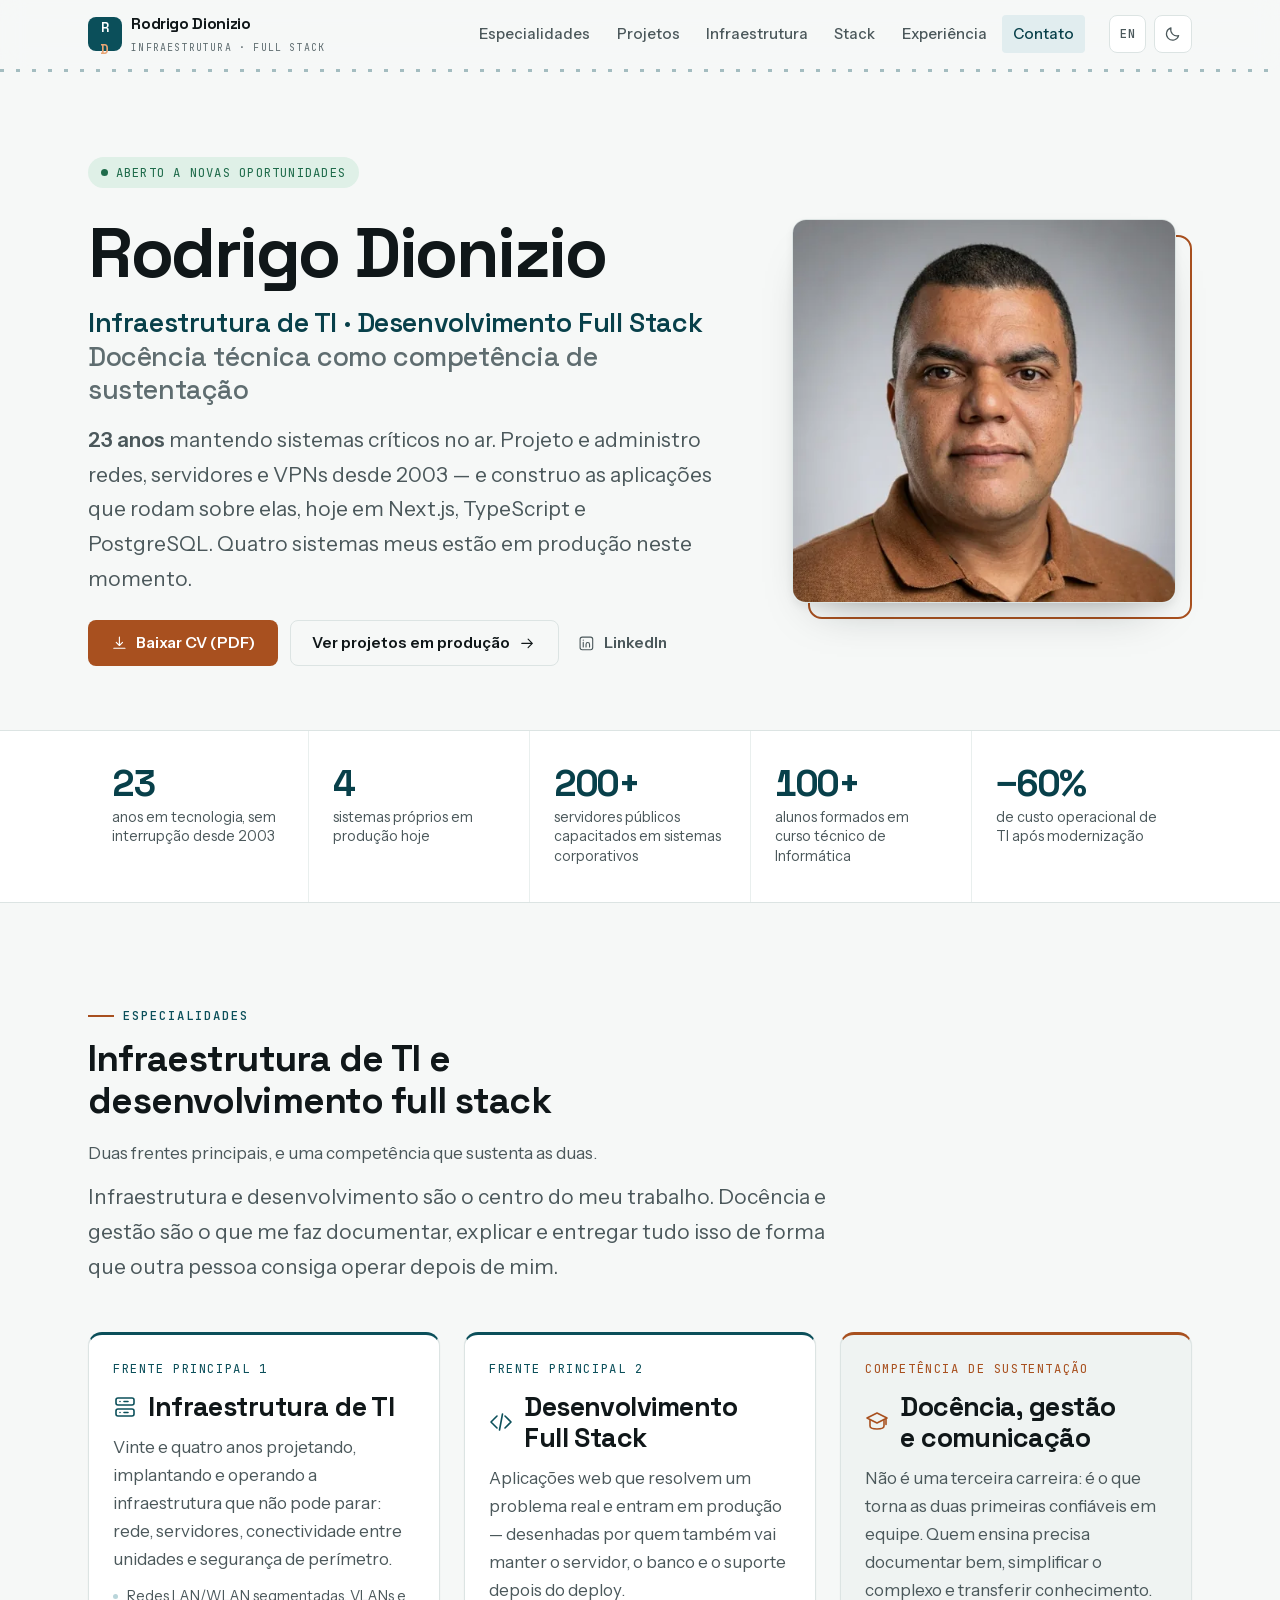
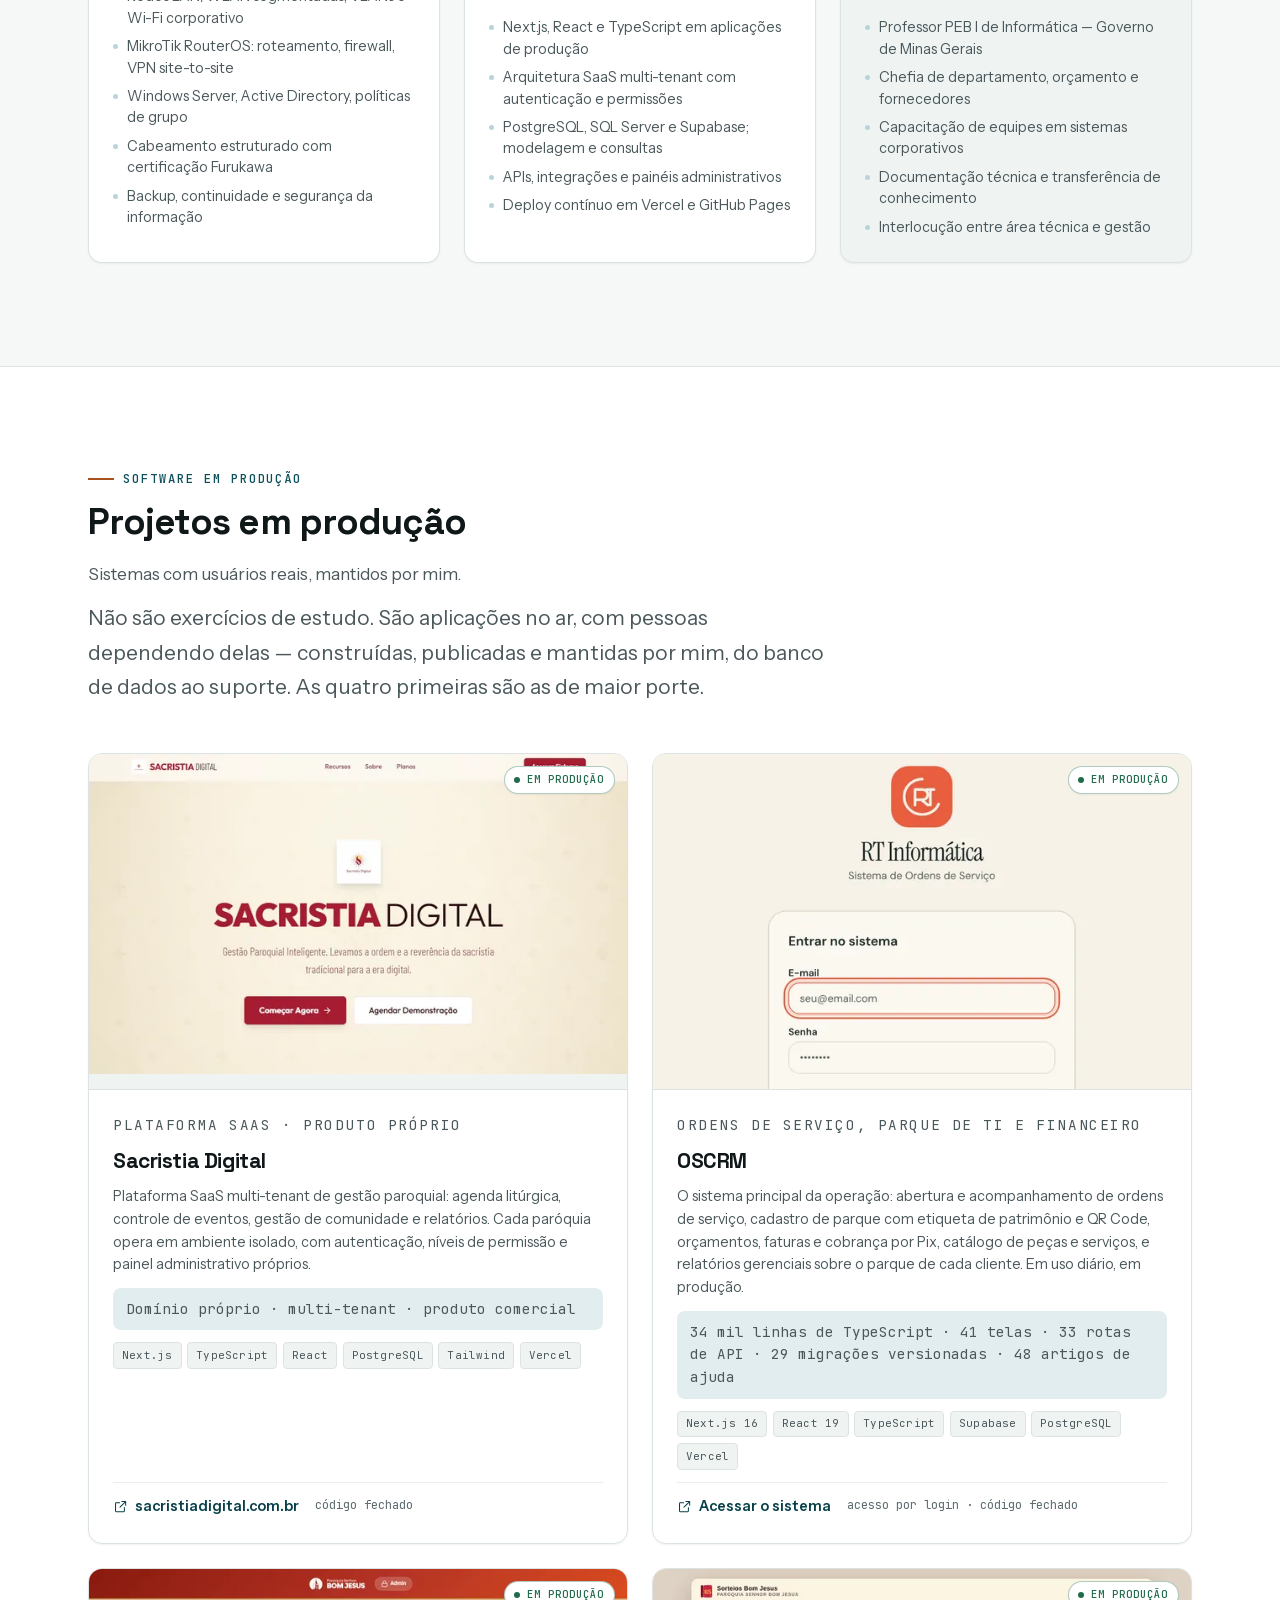
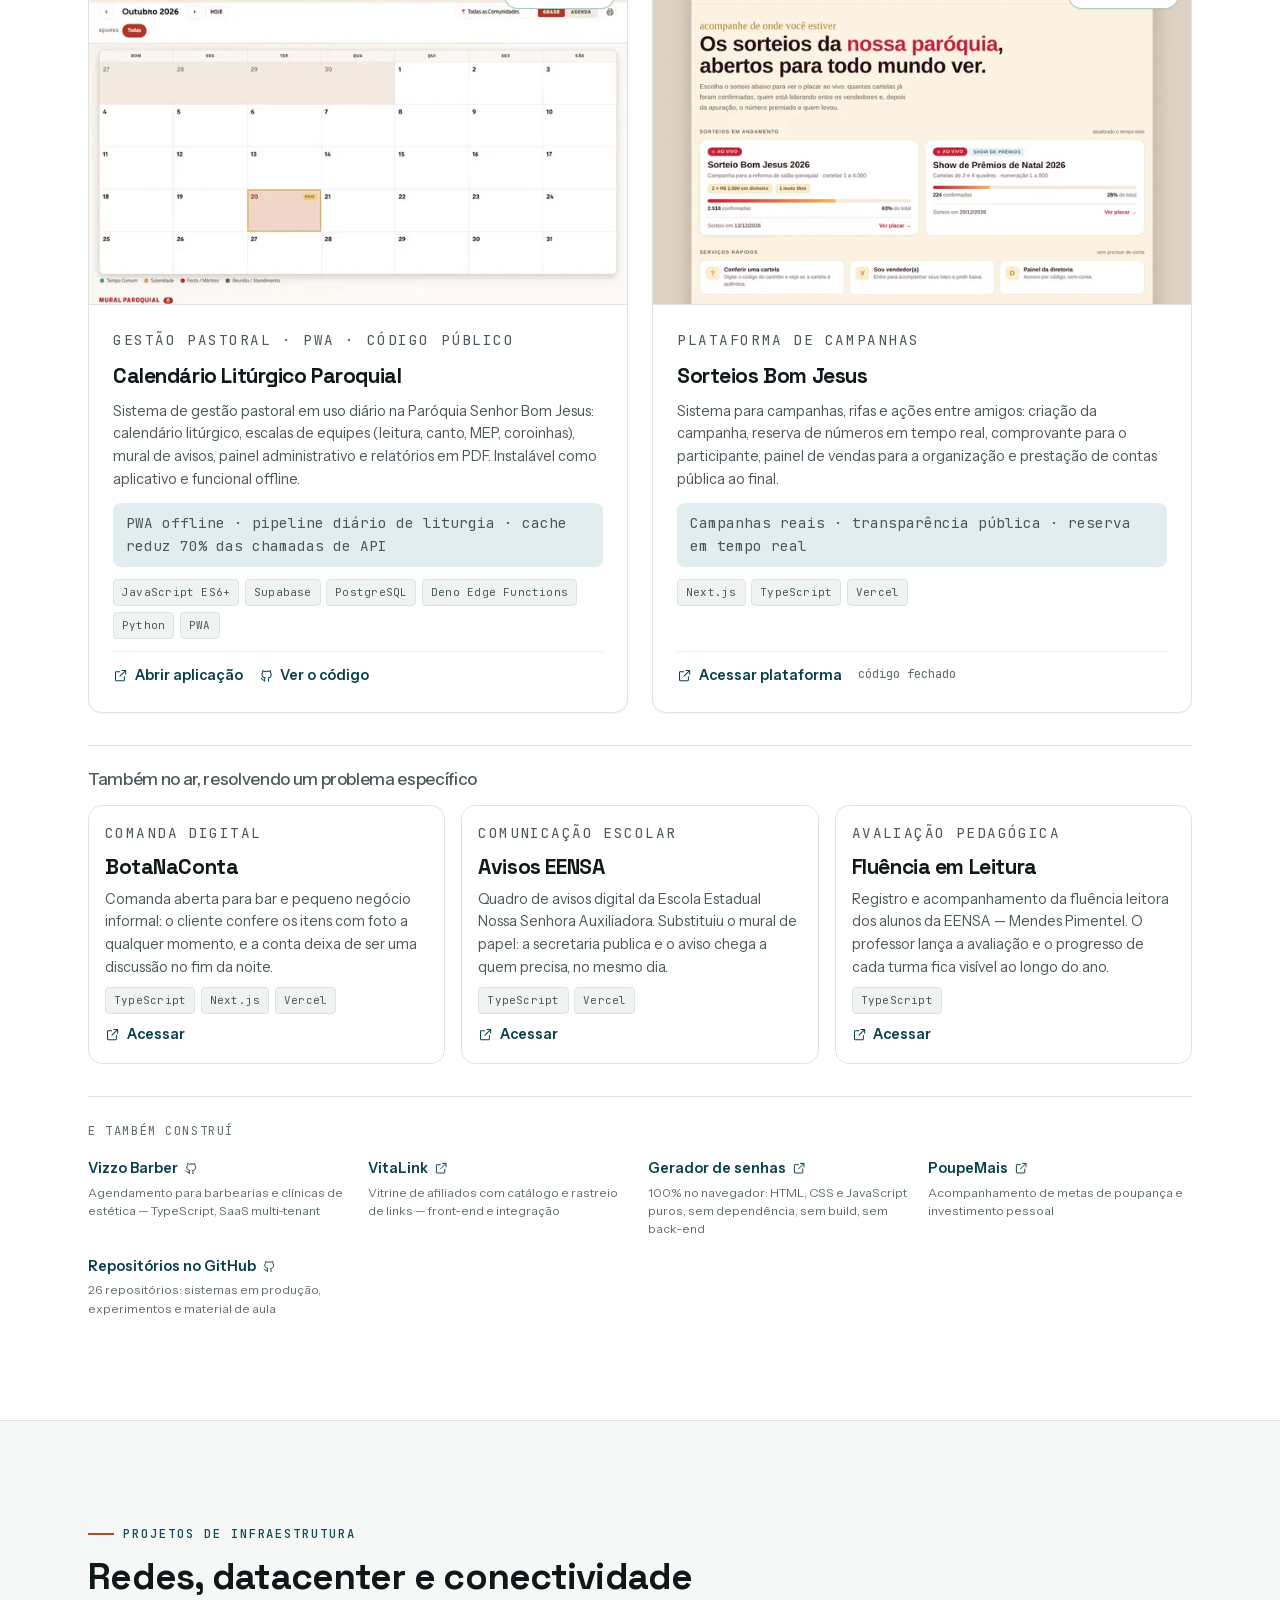
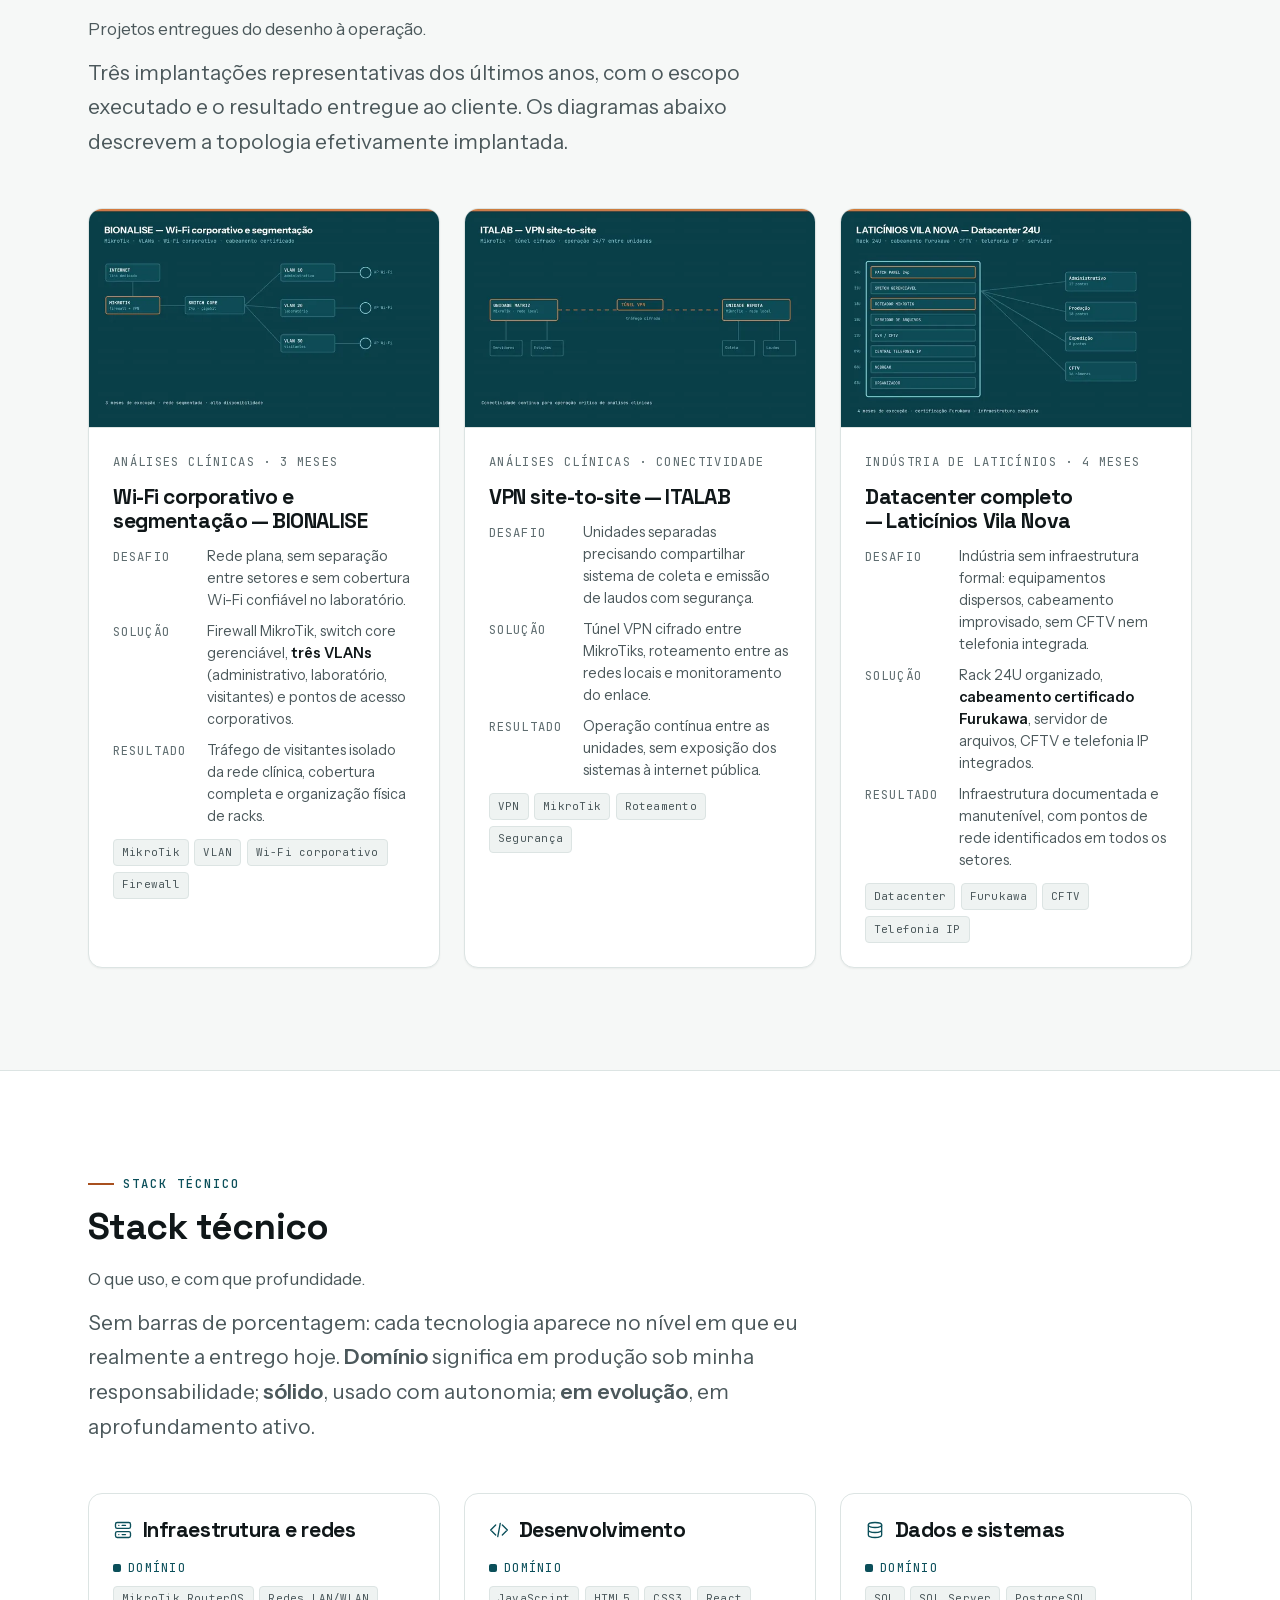
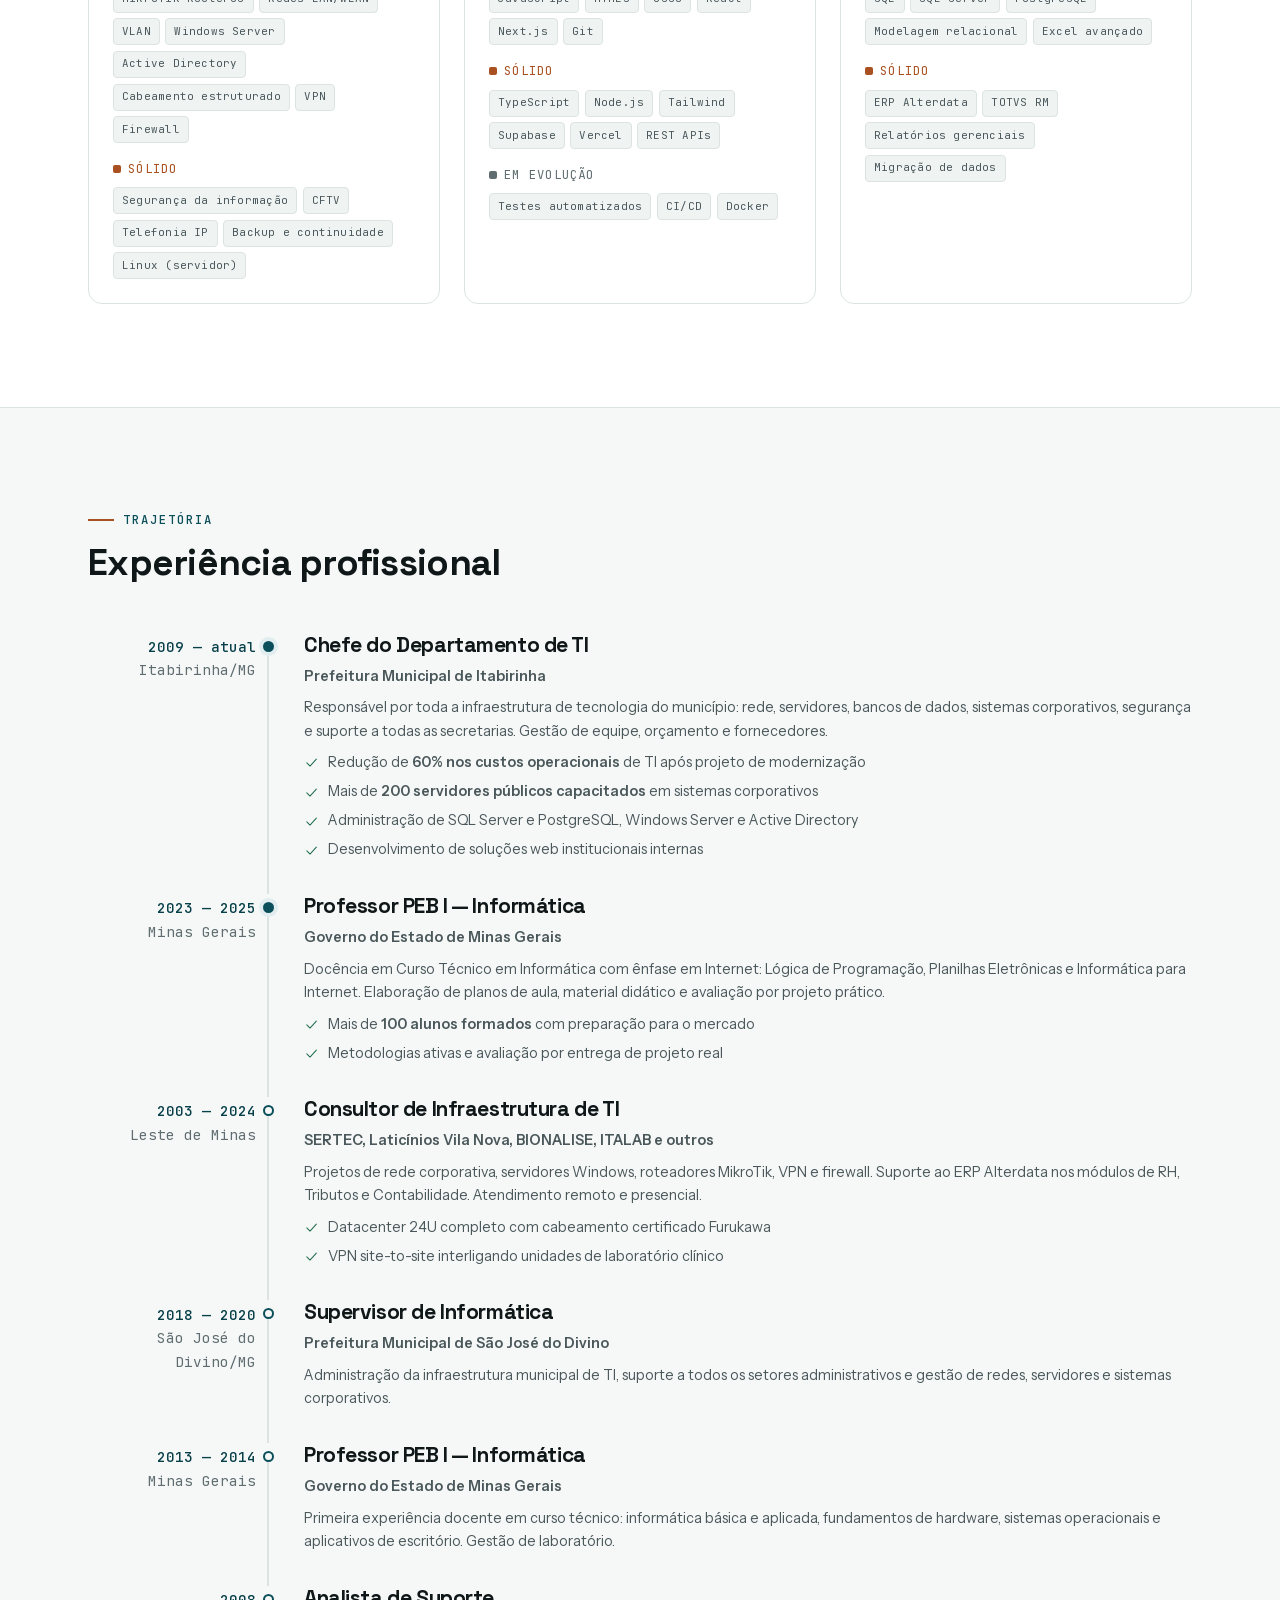
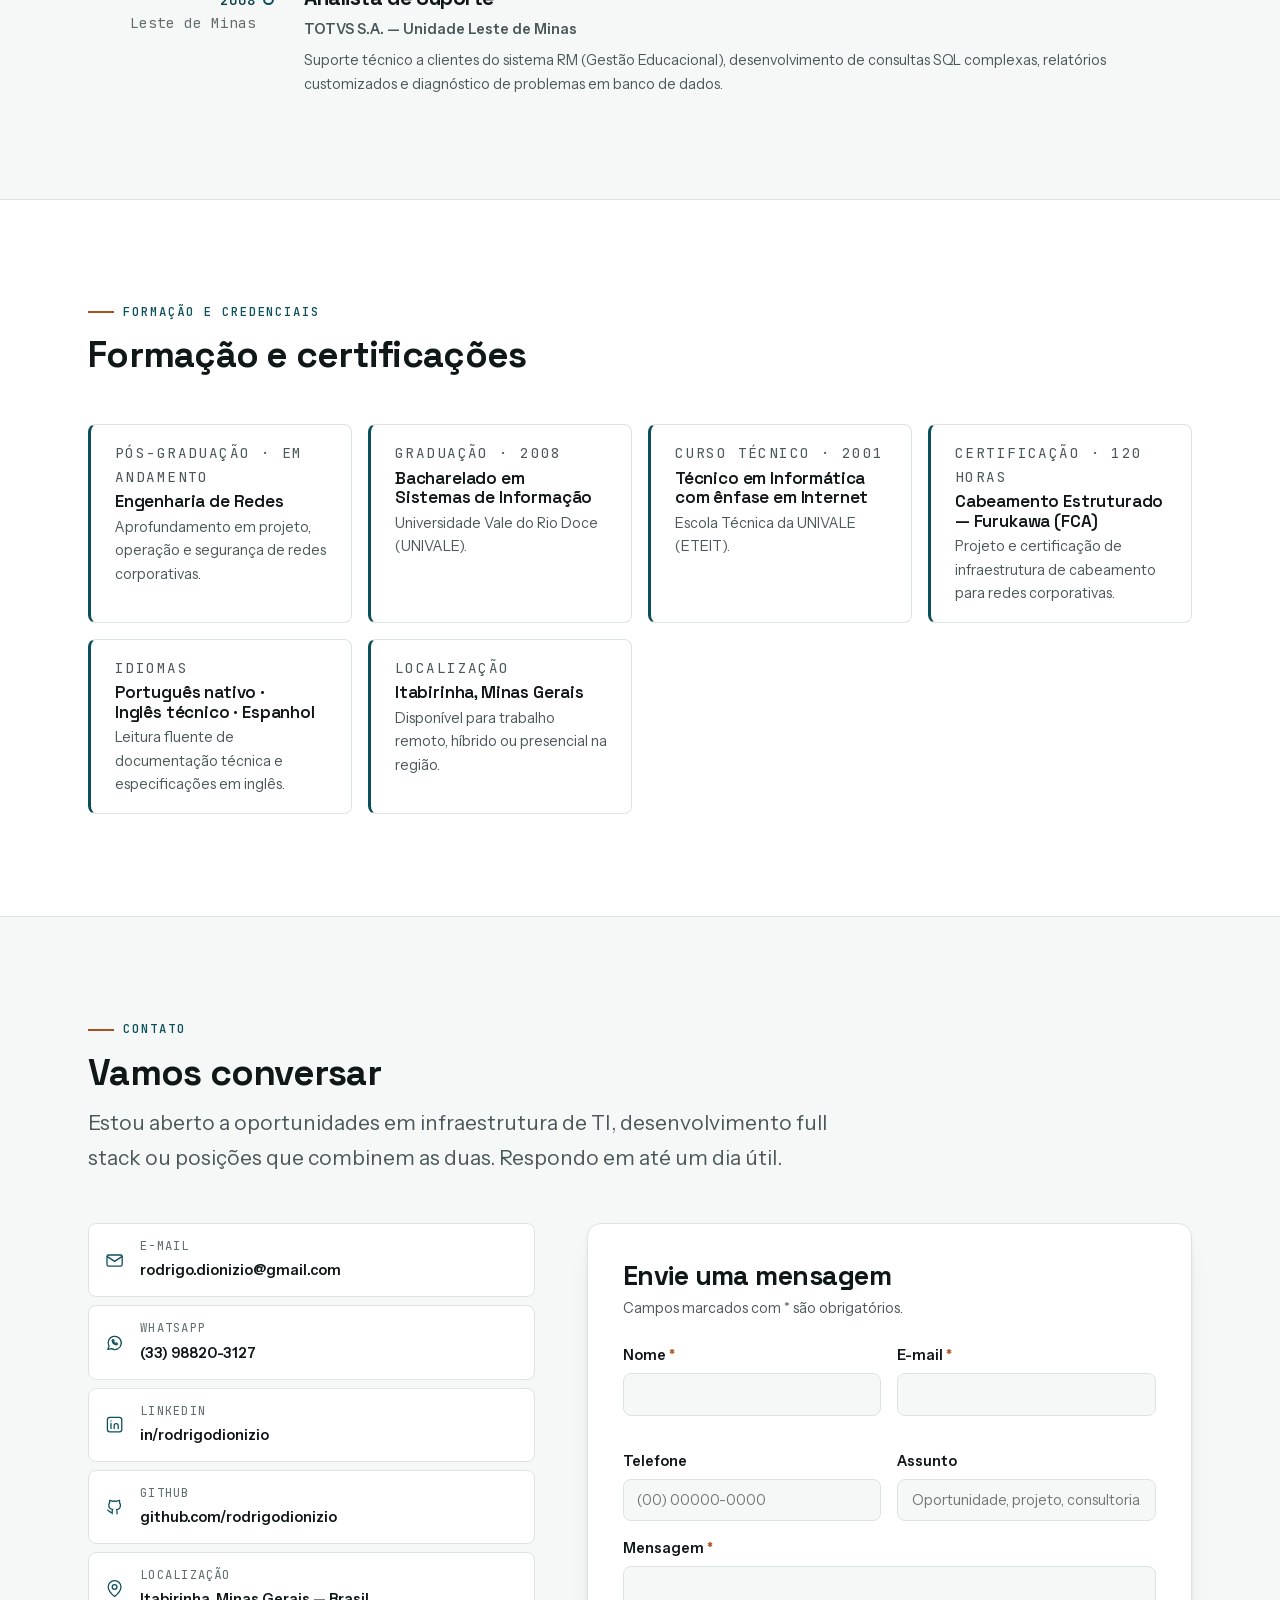
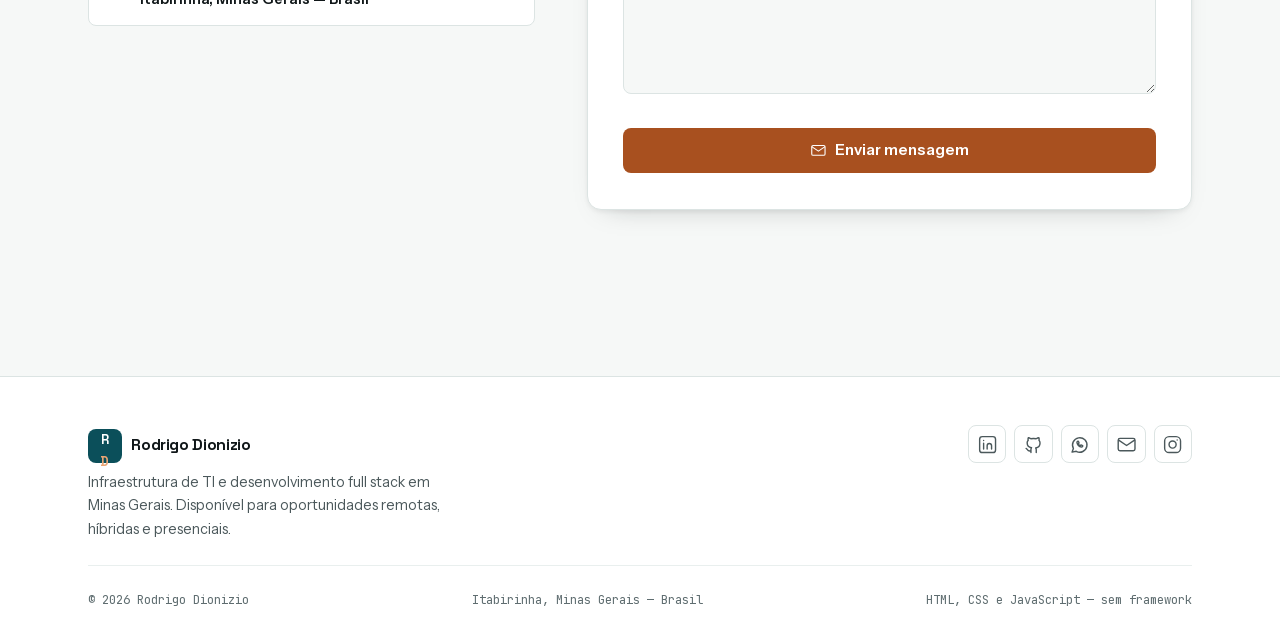
<file: docs/index.html>
<!doctype html>
<html lang="pt-BR">
  <head>
    <meta charset="UTF-8" />
    <meta name="viewport" content="width=device-width, initial-scale=1" />
    <meta name="color-scheme" content="light dark" />

    <title>Rodrigo Dionizio — Infraestrutura de TI e Desenvolvimento Full Stack</title>
    <meta
      name="description"
      content="Infraestrutura de TI e desenvolvimento full stack desde 2003. Redes, servidores, VPN e MikroTik; Next.js, TypeScript e PostgreSQL em produção."
    />
    <meta
      name="keywords"
      content="Rodrigo Dionizio, infraestrutura de TI, administrador de redes, MikroTik, Windows Server, Active Directory, VPN, firewall, cabeamento estruturado, desenvolvedor full stack, Next.js, React, TypeScript, Node.js, PostgreSQL, Supabase, SaaS multi-tenant, professor de informática, docência técnica, gestão de TI, Itabirinha, Minas Gerais, Brasil, TI para prefeituras, analista de suporte, SQL Server"
    />
    <meta name="author" content="Rodrigo Dionizio" />
    <meta name="robots" content="index, follow, max-image-preview:large" />
    <meta name="theme-color" content="#0B4F5A" media="(prefers-color-scheme: light)" />
    <meta name="theme-color" content="#0A1012" media="(prefers-color-scheme: dark)" />
    <meta name="geo.region" content="BR-MG" />
    <meta name="geo.placename" content="Itabirinha, Minas Gerais" />

    <link rel="canonical" href="https://rodrigodionizio.github.io/meuportifolio/" />
    <link rel="alternate" hreflang="pt-BR" href="https://rodrigodionizio.github.io/meuportifolio/" />
    <link rel="alternate" hreflang="en" href="https://rodrigodionizio.github.io/meuportifolio/en/" />
    <link rel="alternate" hreflang="x-default" href="https://rodrigodionizio.github.io/meuportifolio/" />

    <!-- Open Graph -->
    <meta property="og:type" content="profile" />
    <meta property="og:locale" content="pt_BR" />
    <meta property="og:locale:alternate" content="en_US" />
    <meta property="og:site_name" content="Rodrigo Dionizio" />
    <meta property="og:title" content="Rodrigo Dionizio — Infraestrutura de TI e Desenvolvimento Full Stack" />
    <meta
      property="og:description"
      content="Mantendo sistemas críticos no ar desde 2003: redes, servidores e VPN, plataformas SaaS em produção e formação de profissionais de TI."
    />
    <meta property="og:url" content="https://rodrigodionizio.github.io/meuportifolio/" />
    <meta property="og:image" content="https://rodrigodionizio.github.io/meuportifolio/assets/og/og-image.jpg" />
    <meta property="og:image:type" content="image/jpeg" />
    <meta property="og:image:width" content="1200" />
    <meta property="og:image:height" content="630" />
    <meta property="og:image:alt" content="Rodrigo Dionizio — Infraestrutura de TI e Desenvolvimento Full Stack" />
    <meta property="profile:first_name" content="Rodrigo" />
    <meta property="profile:last_name" content="Dionizio" />

    <!-- Twitter / X -->
    <meta name="twitter:card" content="summary_large_image" />
    <meta name="twitter:title" content="Rodrigo Dionizio — Infraestrutura de TI e Desenvolvimento Full Stack" />
    <meta
      name="twitter:description"
      content="Mantendo sistemas críticos no ar desde 2003: redes, servidores e VPN, plataformas SaaS em produção e formação de profissionais de TI."
    />
    <meta name="twitter:image" content="https://rodrigodionizio.github.io/meuportifolio/assets/og/og-image.jpg" />

    <!-- Ícones -->
    <link rel="icon" href="./assets/icons/favicon.svg" type="image/svg+xml" />
    <link rel="icon" href="./assets/icons/favicon-32.png" sizes="32x32" type="image/png" />
    <link rel="apple-touch-icon" href="./assets/icons/apple-touch-icon.png" />
    <link rel="manifest" href="./site.webmanifest" />

    <!-- Tipografia hospedada no próprio site: sem ida ao Google antes do primeiro pixel -->
    <link rel="preload" href="./assets/fonts/space-grotesk-700-latin.woff2" as="font" type="font/woff2" crossorigin />
    <link rel="preload" href="./assets/fonts/instrument-sans-400-latin.woff2" as="font" type="font/woff2" crossorigin />
    <link rel="stylesheet" href="./assets/css/fonts.css" />
    <link rel="stylesheet" href="./assets/css/style.css" />

    <!-- Evita o piscar de tema claro antes do CSS aplicar a escolha salva -->
    <script>
      (function () {
        try {
          var t = localStorage.getItem("theme");
          if (t === "dark" || t === "light") document.documentElement.setAttribute("data-theme", t);
        } catch (e) {}
      })();
    </script>

    <!-- Dados estruturados para buscadores e agentes de IA -->
    <script type="application/ld+json">
      {
        "@context": "https://schema.org",
        "@graph": [
          {
            "@type": "Person",
            "@id": "https://rodrigodionizio.github.io/meuportifolio/#rodrigo",
            "name": "Rodrigo Dionizio",
            "givenName": "Rodrigo",
            "familyName": "Dionizio",
            "jobTitle": ["Chefe de Departamento de TI", "Desenvolvedor Full Stack", "Professor de Informática"],
            "description": "Profissional de tecnologia atuando desde 2003 em infraestrutura de TI, desenvolvimento full stack e docência técnica.",
            "email": "mailto:rodrigo.dionizio@gmail.com",
            "telephone": "+55-33-98820-3127",
            "image": "https://rodrigodionizio.github.io/meuportifolio/assets/img/profile-rodrigo-dionizio-960.jpg",
            "url": "https://rodrigodionizio.github.io/meuportifolio/",
            "address": {
              "@type": "PostalAddress",
              "addressLocality": "Itabirinha",
              "addressRegion": "MG",
              "addressCountry": "BR"
            },
            "worksFor": [
              {
                "@type": "GovernmentOrganization",
                "name": "Prefeitura Municipal de Itabirinha",
                "address": { "@type": "PostalAddress", "addressLocality": "Itabirinha", "addressRegion": "MG", "addressCountry": "BR" }
              },
              {
                "@type": "GovernmentOrganization",
                "name": "Governo do Estado de Minas Gerais — Secretaria de Estado de Educação"
              }
            ],
            "knowsAbout": [
              "Infraestrutura de redes LAN e WLAN",
              "MikroTik RouterOS",
              "Windows Server e Active Directory",
              "VPN e firewall",
              "Cabeamento estruturado certificado",
              "Segurança da informação",
              "Next.js",
              "React",
              "TypeScript",
              "Node.js",
              "PostgreSQL",
              "SQL Server",
              "Supabase",
              "Arquitetura SaaS multi-tenant",
              "Gestão de departamento de TI",
              "Docência técnica em Informática"
            ],
            "alumniOf": [
              {
                "@type": "CollegeOrUniversity",
                "name": "Universidade Vale do Rio Doce (UNIVALE)",
                "description": "Bacharelado em Sistemas de Informação, concluído em 2008"
              },
              {
                "@type": "EducationalOrganization",
                "name": "Escola Técnica da UNIVALE (ETEIT)",
                "description": "Técnico em Informática com ênfase em Internet, concluído em 2001"
              }
            ],
            "hasCredential": {
              "@type": "EducationalOccupationalCredential",
              "name": "Cabeamento Estruturado — Furukawa (FCA), 120 horas",
              "credentialCategory": "certificate"
            },
            "sameAs": [
              "https://github.com/rodrigodionizio",
              "https://www.linkedin.com/in/rodrigodionizio",
              "https://www.instagram.com/rodrigodionizio"
            ],
            "hasOccupation": {
              "@type": "Occupation",
              "name": "Chefe de Departamento de Tecnologia da Informação",
              "occupationLocation": { "@type": "City", "name": "Itabirinha, MG" },
              "skills": "Infraestrutura de redes, MikroTik, Windows Server, Active Directory, VPN, PostgreSQL, Next.js, React, TypeScript, gestão de equipes de TI"
            }
          },
          {
            "@type": "ProfilePage",
            "@id": "https://rodrigodionizio.github.io/meuportifolio/#page",
            "url": "https://rodrigodionizio.github.io/meuportifolio/",
            "name": "Rodrigo Dionizio — Infraestrutura de TI e Desenvolvimento Full Stack",
            "inLanguage": "pt-BR",
            "mainEntity": { "@id": "https://rodrigodionizio.github.io/meuportifolio/#rodrigo" }
          },
          {
            "@type": "ItemList",
            "name": "Projetos em produção",
            "itemListElement": [
              {
                "@type": "ListItem",
                "position": 1,
                "item": {
                  "@type": "SoftwareApplication",
                  "name": "Sacristia Digital",
                  "url": "https://sacristiadigital.com.br",
                  "applicationCategory": "BusinessApplication",
                  "operatingSystem": "Web",
                  "description": "Plataforma SaaS multi-tenant de gestão paroquial: agenda litúrgica, eventos, comunidade e relatórios.",
                  "author": { "@id": "https://rodrigodionizio.github.io/meuportifolio/#rodrigo" }
                }
              },
              {
                "@type": "ListItem",
                "position": 2,
                "item": {
                  "@type": "SoftwareApplication",
                  "name": "OSCRM",
                  "url": "https://oscrm.vercel.app",
                  "applicationCategory": "BusinessApplication",
                  "operatingSystem": "Web",
                  "description": "Sistema de ordens de serviço, parque de TI e financeiro: OS ponta a ponta, patrimônio com etiqueta QR, orçamentos, faturas, cobrança por Pix e relatórios gerenciais.",
                  "author": { "@id": "https://rodrigodionizio.github.io/meuportifolio/#rodrigo" }
                }
              },
              {
                "@type": "ListItem",
                "position": 3,
                "item": {
                  "@type": "SoftwareApplication",
                  "name": "Calendário Litúrgico Paroquial",
                  "url": "https://github.com/rodrigodionizio/calendario-liturgico-paroquial",
                  "applicationCategory": "UtilitiesApplication",
                  "operatingSystem": "Web",
                  "description": "Sistema de gestão pastoral em PWA: calendário litúrgico, escalas de equipes, mural de avisos, painel administrativo e relatórios, com backend Supabase e captura diária automatizada da liturgia.",
                  "author": { "@id": "https://rodrigodionizio.github.io/meuportifolio/#rodrigo" }
                }
              },
              {
                "@type": "ListItem",
                "position": 4,
                "item": {
                  "@type": "SoftwareApplication",
                  "name": "Sorteios Bom Jesus",
                  "applicationCategory": "BusinessApplication",
                  "operatingSystem": "Web",
                  "description": "Plataforma de campanhas, rifas e sorteios com acompanhamento público e prestação de contas.",
                  "author": { "@id": "https://rodrigodionizio.github.io/meuportifolio/#rodrigo" }
                }
              },
              {
                "@type": "ListItem",
                "position": 5,
                "item": {
                  "@type": "SoftwareApplication",
                  "name": "BotaNaConta",
                  "url": "https://botana-conta.vercel.app",
                  "applicationCategory": "BusinessApplication",
                  "operatingSystem": "Web",
                  "description": "Comanda digital para bares e pequenos negócios: itens com foto, conferência pelo cliente e fechamento transparente.",
                  "author": { "@id": "https://rodrigodionizio.github.io/meuportifolio/#rodrigo" }
                }
              },
              {
                "@type": "ListItem",
                "position": 6,
                "item": {
                  "@type": "SoftwareApplication",
                  "name": "Avisos EENSA",
                  "url": "https://avisos-eensa.vercel.app",
                  "applicationCategory": "EducationalApplication",
                  "operatingSystem": "Web",
                  "description": "Quadro de avisos digital da Escola Estadual Nossa Senhora Auxiliadora.",
                  "author": { "@id": "https://rodrigodionizio.github.io/meuportifolio/#rodrigo" }
                }
              },
              {
                "@type": "ListItem",
                "position": 7,
                "item": {
                  "@type": "SoftwareApplication",
                  "name": "Fluência em Leitura EENSA",
                  "url": "https://rodrigodionizio.github.io/fluenciaemleituraEENSA/",
                  "applicationCategory": "EducationalApplication",
                  "operatingSystem": "Web",
                  "description": "Registro e acompanhamento da fluência leitora dos alunos, por turma e ao longo do ano.",
                  "author": { "@id": "https://rodrigodionizio.github.io/meuportifolio/#rodrigo" }
                }
              }
            ]
          }
        ]
      }
    </script>
  </head>

  <body>
    <a class="skip-link" href="#main">Ir para o conteúdo</a>

    <!-- Biblioteca de ícones (substitui os emojis) -->
    <svg width="0" height="0" style="position: absolute" aria-hidden="true" focusable="false">
      <defs>
        <symbol id="i-server" viewBox="0 0 24 24">
          <rect x="3" y="3" width="18" height="7" rx="2" /><rect x="3" y="14" width="18" height="7" rx="2" />
          <path d="M7 6.5h.01M7 17.5h.01M11 6.5h4M11 17.5h4" />
        </symbol>
        <symbol id="i-code" viewBox="0 0 24 24"><path d="m8 6-6 6 6 6M16 6l6 6-6 6M13.5 4l-3 16" /></symbol>
        <symbol id="i-teach" viewBox="0 0 24 24"><path d="M12 3 2 8l10 5 10-5-10-5Z" /><path d="M5 10.5V16c0 1.7 3.1 3 7 3s7-1.3 7-3v-5.5M21 8.5v6" /></symbol>
        <symbol id="i-shield" viewBox="0 0 24 24"><path d="M12 3 5 6v5.5c0 4.2 2.9 8 7 9.5 4.1-1.5 7-5.3 7-9.5V6l-7-3Z" /><path d="m9.2 12 2 2 3.6-3.8" /></symbol>
        <symbol id="i-db" viewBox="0 0 24 24"><ellipse cx="12" cy="6" rx="8" ry="3" /><path d="M4 6v12c0 1.7 3.6 3 8 3s8-1.3 8-3V6M4 12c0 1.7 3.6 3 8 3s8-1.3 8-3" /></symbol>
        <symbol id="i-mail" viewBox="0 0 24 24"><rect x="2.5" y="5" width="19" height="14" rx="2" /><path d="m3 7 9 6 9-6" /></symbol>
        <symbol id="i-whats" viewBox="0 0 24 24"><path d="M3.5 20.5 5 16.4A8.2 8.2 0 1 1 8.2 19.6l-4.7.9Z" /><path d="M9 9.2c0 3 2.4 5.3 5.2 5.6.7.1 1.3-.5 1.3-1.2v-.5l-1.9-.8-.9 1a5 5 0 0 1-2.3-2.3l1-.9-.8-1.9h-.5c-.7 0-1.2.6-1.1 1.3v-.3Z" /></symbol>
        <symbol id="i-linkedin" viewBox="0 0 24 24"><rect x="3" y="3" width="18" height="18" rx="3" /><path d="M7.5 10.5V17M7.5 7.4v.1M11.5 17v-3.6c0-1.6 1-2.6 2.4-2.6s2.6 1 2.6 2.6V17" /></symbol>
        <symbol id="i-github" viewBox="0 0 24 24"><path d="M9 19c-4 1.3-4-2.2-5.5-2.7M15 21v-3.3c0-.9-.3-1.5-.7-1.9 2.5-.3 5-1.3 5-5.6a4.3 4.3 0 0 0-1.2-3 4 4 0 0 0-.1-3S17 4 14.9 5.4a12 12 0 0 0-6 0C6.9 4 6 4.2 6 4.2a4 4 0 0 0-.1 3A4.3 4.3 0 0 0 4.7 10c0 4.3 2.5 5.3 5 5.6-.4.4-.6.9-.7 1.6V21" /></symbol>
        <symbol id="i-instagram" viewBox="0 0 24 24"><rect x="3" y="3" width="18" height="18" rx="5" /><circle cx="12" cy="12" r="4" /><path d="M17.2 6.8h.01" /></symbol>
        <symbol id="i-pin" viewBox="0 0 24 24"><path d="M20 10c0 5.5-8 12-8 12s-8-6.5-8-12a8 8 0 1 1 16 0Z" /><circle cx="12" cy="10" r="3" /></symbol>
        <symbol id="i-download" viewBox="0 0 24 24"><path d="M12 3v12M7.5 10.5 12 15l4.5-4.5M4 19h16" /></symbol>
        <symbol id="i-external" viewBox="0 0 24 24"><path d="M14 4h6v6M20 4l-9 9M18 13.5V19a1 1 0 0 1-1 1H5a1 1 0 0 1-1-1V7a1 1 0 0 1 1-1h5.5" /></symbol>
        <symbol id="i-arrow" viewBox="0 0 24 24"><path d="M4 12h15M13 6l6 6-6 6" /></symbol>
        <symbol id="i-check" viewBox="0 0 24 24"><path d="m4.5 12.5 5 5 10-11" /></symbol>
        <symbol id="i-sun" viewBox="0 0 24 24"><circle cx="12" cy="12" r="4.2" /><path d="M12 2v2.5M12 19.5V22M2 12h2.5M19.5 12H22M4.9 4.9l1.8 1.8M17.3 17.3l1.8 1.8M19.1 4.9l-1.8 1.8M6.7 17.3l-1.8 1.8" /></symbol>
        <symbol id="i-moon" viewBox="0 0 24 24"><path d="M20 14.5A8.5 8.5 0 0 1 9.5 4a8.5 8.5 0 1 0 10.5 10.5Z" /></symbol>
        <symbol id="i-menu" viewBox="0 0 24 24"><path d="M4 7h16M4 12h16M4 17h16" /></symbol>
      </defs>
    </svg>

    <!-- ================= CABEÇALHO ================= -->
    <header class="site-header">
      <div class="wrap nav">
        <a class="brandmark" href="#home">
          <span class="brandmark__mark" aria-hidden="true">R<span>D</span></span>
          <span class="brandmark__text">
            Rodrigo Dionizio
            <span class="brandmark__role">Infraestrutura · Full Stack</span>
          </span>
        </a>

        <nav aria-label="Navegação principal">
          <ul class="nav-menu" id="nav-menu">
            <li><a class="nav-link" href="#especialidades">Especialidades</a></li>
            <li><a class="nav-link" href="#projetos">Projetos</a></li>
            <li><a class="nav-link" href="#infraestrutura">Infraestrutura</a></li>
            <li><a class="nav-link" href="#stack">Stack</a></li>
            <li><a class="nav-link" href="#experiencia">Experiência</a></li>
            <li><a class="nav-link" href="#contato">Contato</a></li>
          </ul>
        </nav>

        <div class="nav-tools">
          <a class="lang-switch" href="./en/" hreflang="en" aria-label="EN — English version">EN</a>
          <button class="icon-btn" type="button" data-theme-toggle aria-label="Mudar de tema">
            <svg class="icon" data-theme-icon="light" aria-hidden="true"><use href="#i-moon" /></svg>
            <svg class="icon" data-theme-icon="dark" aria-hidden="true"><use href="#i-sun" /></svg>
          </button>
          <button
            class="icon-btn menu-toggle"
            type="button"
            aria-label="Abrir menu"
            aria-expanded="false"
            aria-controls="nav-menu"
          >
            <svg class="icon" aria-hidden="true"><use href="#i-menu" /></svg>
          </button>
        </div>
      </div>
    </header>

    <main id="main">
      <!-- ================= HERO ================= -->
      <section class="hero" id="home">
        <div class="wrap hero-grid">
          <div class="hero-text">
            <p class="hero-status">Aberto a novas oportunidades</p>
            <h1>Rodrigo Dionizio</h1>
            <p class="hero-role">
              Infraestrutura de TI · Desenvolvimento Full Stack<br />
              <em>Docência técnica como competência de sustentação</em>
            </p>
            <p class="hero-lead">
              <strong><span data-years-in-tech>23</span> anos</strong> mantendo sistemas críticos no ar. Projeto e
              administro redes, servidores e VPNs desde 2003 — e construo as aplicações que rodam sobre elas, hoje em
              Next.js, TypeScript e PostgreSQL. Quatro sistemas meus estão em produção neste momento.
            </p>
            <div class="hero-actions">
              <a class="btn btn--primary" href="./assets/cv/rodrigo-dionizio-cv.pdf" download>
                <svg class="icon" aria-hidden="true"><use href="#i-download" /></svg>
                Baixar CV (PDF)
              </a>
              <a class="btn btn--outline" href="#projetos">
                Ver projetos em produção
                <svg class="icon" aria-hidden="true"><use href="#i-arrow" /></svg>
              </a>
              <a class="btn btn--ghost" href="https://www.linkedin.com/in/rodrigodionizio" target="_blank" rel="noopener">
                <svg class="icon" aria-hidden="true"><use href="#i-linkedin" /></svg>
                LinkedIn
              </a>
            </div>
          </div>

          <figure class="hero-figure">
            <picture>
              <source
                type="image/webp"
                srcset="./assets/img/profile-rodrigo-dionizio-480.webp 480w, ./assets/img/profile-rodrigo-dionizio-960.webp 960w"
                sizes="(max-width: 860px) 17rem, 24rem"
              />
              <img
                src="./assets/img/profile-rodrigo-dionizio-960.jpg"
                width="928"
                height="928"
                alt="Retrato de Rodrigo Dionizio"
                fetchpriority="high"
                decoding="async"
              />
            </picture>
          </figure>
        </div>
      </section>

      <!-- ================= MÉTRICAS ================= -->
      <section class="metrics" aria-label="Números da carreira">
        <div class="wrap">
          <div class="metrics-grid">
            <div class="metric">
              <span class="metric__value"><span data-years-in-tech>23</span></span>
              <span class="metric__label">anos em tecnologia, sem interrupção desde 2003</span>
            </div>
            <div class="metric">
              <span class="metric__value">4</span>
              <span class="metric__label">sistemas próprios em produção hoje</span>
            </div>
            <div class="metric">
              <span class="metric__value">200+</span>
              <span class="metric__label">servidores públicos capacitados em sistemas corporativos</span>
            </div>
            <div class="metric">
              <span class="metric__value">100+</span>
              <span class="metric__label">alunos formados em curso técnico de Informática</span>
            </div>
            <div class="metric">
              <span class="metric__value">−60%</span>
              <span class="metric__label">de custo operacional de TI após modernização</span>
            </div>
          </div>
        </div>
      </section>

      <!-- ================= ESPECIALIDADES ================= -->
      <section class="section" id="especialidades">
        <div class="wrap">
          <div class="section-head reveal">
            <p class="eyebrow">Especialidades</p>
            <h2 class="section-title">Infraestrutura de TI e desenvolvimento full stack</h2>
            <p class="section-sub">Duas frentes principais, e uma competência que sustenta as duas.</p>
            <p class="section-intro">
              Infraestrutura e desenvolvimento são o centro do meu trabalho. Docência e gestão são o que me faz
              documentar, explicar e entregar tudo isso de forma que outra pessoa consiga operar depois de mim.
            </p>
          </div>

          <div class="pillars">
            <article class="pillar pillar--primary reveal">
              <p class="pillar__rank">Frente principal 1</p>
              <div class="pillar__head">
                <svg class="icon" aria-hidden="true"><use href="#i-server" /></svg>
                <h3>Infraestrutura de TI</h3>
              </div>
              <p>
                Vinte e quatro anos projetando, implantando e operando a infraestrutura que não pode parar: rede,
                servidores, conectividade entre unidades e segurança de perímetro.
              </p>
              <ul class="pillar__list">
                <li>Redes LAN/WLAN segmentadas, VLANs e Wi-Fi corporativo</li>
                <li>MikroTik RouterOS: roteamento, firewall, VPN site-to-site</li>
                <li>Windows Server, Active Directory, políticas de grupo</li>
                <li>Cabeamento estruturado com certificação Furukawa</li>
                <li>Backup, continuidade e segurança da informação</li>
              </ul>
            </article>

            <article class="pillar pillar--primary reveal">
              <p class="pillar__rank">Frente principal 2</p>
              <div class="pillar__head">
                <svg class="icon" aria-hidden="true"><use href="#i-code" /></svg>
                <h3>Desenvolvimento Full Stack</h3>
              </div>
              <p>
                Aplicações web que resolvem um problema real e entram em produção — desenhadas por quem também vai
                manter o servidor, o banco e o suporte depois do deploy.
              </p>
              <ul class="pillar__list">
                <li>Next.js, React e TypeScript em aplicações de produção</li>
                <li>Arquitetura SaaS multi-tenant com autenticação e permissões</li>
                <li>PostgreSQL, SQL Server e Supabase; modelagem e consultas</li>
                <li>APIs, integrações e painéis administrativos</li>
                <li>Deploy contínuo em Vercel e GitHub Pages</li>
              </ul>
            </article>

            <article class="pillar pillar--support reveal">
              <p class="pillar__rank">Competência de sustentação</p>
              <div class="pillar__head">
                <svg class="icon" aria-hidden="true"><use href="#i-teach" /></svg>
                <h3>Docência, gestão e comunicação</h3>
              </div>
              <p>
                Não é uma terceira carreira: é o que torna as duas primeiras confiáveis em equipe. Quem ensina precisa
                documentar bem, simplificar o complexo e transferir conhecimento.
              </p>
              <ul class="pillar__list">
                <li>Professor PEB I de Informática — Governo de Minas Gerais</li>
                <li>Chefia de departamento, orçamento e fornecedores</li>
                <li>Capacitação de equipes em sistemas corporativos</li>
                <li>Documentação técnica e transferência de conhecimento</li>
                <li>Interlocução entre área técnica e gestão</li>
              </ul>
            </article>
          </div>
        </div>
      </section>

      <!-- ================= PROJETOS EM PRODUÇÃO ================= -->
      <section class="section section--alt" id="projetos">
        <div class="wrap">
          <div class="section-head reveal">
            <p class="eyebrow">Software em produção</p>
            <h2 class="section-title">Projetos em produção</h2>
            <p class="section-sub">Sistemas com usuários reais, mantidos por mim.</p>
            <p class="section-intro">
              Não são exercícios de estudo. São aplicações no ar, com pessoas dependendo delas — construídas,
              publicadas e mantidas por mim, do banco de dados ao suporte. As quatro primeiras são as de maior porte.
            </p>
          </div>

          <div class="projects projects--featured">
            <!-- Sacristia Digital -->
            <article class="project reveal">
              <div class="project__media">
                <span class="project__status project__status--live">Em produção</span>
                <picture>
                  <source
                    type="image/webp"
                    srcset="./assets/img/projects/sacristia-digital-640.webp 640w, ./assets/img/projects/sacristia-digital-1280.webp 1280w"
                    sizes="(max-width: 860px) 100vw, 34rem"
                  />
                  <img
                    src="./assets/img/projects/sacristia-digital-1280.jpg"
                    width="1280" height="762"
                    alt="Interface da plataforma Sacristia Digital"
                    loading="lazy" decoding="async"
                  />
                </picture>
              </div>
              <div class="project__body">
                <p class="project__kicker">Plataforma SaaS · produto próprio</p>
                <h3>Sacristia Digital</h3>
                <p>
                  Plataforma SaaS multi-tenant de gestão paroquial: agenda litúrgica, controle de eventos, gestão de
                  comunidade e relatórios. Cada paróquia opera em ambiente isolado, com autenticação, níveis de
                  permissão e painel administrativo próprios.
                </p>
                <p class="project__impact">Domínio próprio · multi-tenant · produto comercial</p>
                <ul class="tags">
                  <li class="tag">Next.js</li><li class="tag">TypeScript</li><li class="tag">React</li>
                  <li class="tag">PostgreSQL</li><li class="tag">Tailwind</li><li class="tag">Vercel</li>
                </ul>
                <div class="project__links">
                  <a class="project__link" href="https://sacristiadigital.com.br" target="_blank" rel="noopener">
                    <svg class="icon" aria-hidden="true"><use href="#i-external" /></svg>
                    sacristiadigital.com.br
                  </a>
                  <span class="project__note">código fechado</span>
                </div>
              </div>
            </article>

            <!-- OSCRM -->
            <article class="project reveal">
              <div class="project__media">
                <span class="project__status project__status--live">Em produção</span>
                <picture>
                  <source
                    type="image/webp"
                    srcset="./assets/img/projects/oscrm-640.webp 640w, ./assets/img/projects/oscrm-1280.webp 1280w"
                    sizes="(min-width: 60rem) 34rem, 100vw"
                  />
                  <img
                    src="./assets/img/projects/oscrm-1280.jpg"
                    width="1280" height="800"
                    alt="Tela de entrada do OSCRM, sistema de ordens de serviço da RT Informática"
                    loading="lazy" decoding="async"
                  />
                </picture>
              </div>
              <div class="project__body">
                <p class="project__kicker">Ordens de serviço, parque de TI e financeiro</p>
                <h3>OSCRM</h3>
                <p>
                  O sistema principal da operação: abertura e acompanhamento de ordens de serviço, cadastro de parque
                  com etiqueta de patrimônio e QR Code, orçamentos, faturas e cobrança por Pix, catálogo de peças e
                  serviços, e relatórios gerenciais sobre o parque de cada cliente. Em uso diário, em produção.
                </p>
                <p class="project__impact">
                  34 mil linhas de TypeScript · 41 telas · 33 rotas de API · 29 migrações versionadas · 48 artigos de ajuda
                </p>
                <ul class="tags">
                  <li class="tag">Next.js 16</li><li class="tag">React 19</li><li class="tag">TypeScript</li>
                  <li class="tag">Supabase</li><li class="tag">PostgreSQL</li><li class="tag">Vercel</li>
                </ul>
                <div class="project__links">
                  <a class="project__link" href="https://oscrm.vercel.app" target="_blank" rel="noopener">
                    <svg class="icon" aria-hidden="true"><use href="#i-external" /></svg>
                    Acessar o sistema
                  </a>
                  <span class="project__note">acesso por login · código fechado</span>
                </div>
              </div>
            </article>

            <!-- Calendário Litúrgico -->
            <article class="project reveal">
              <div class="project__media">
                <span class="project__status project__status--live">Em produção</span>
                <picture>
                  <source
                    type="image/webp"
                    srcset="./assets/img/projects/calendario-liturgico-640.webp 640w, ./assets/img/projects/calendario-liturgico-1280.webp 1280w"
                    sizes="(max-width: 860px) 100vw, 34rem"
                  />
                  <img
                    src="./assets/img/projects/calendario-liturgico-1280.jpg"
                    width="1280" height="688"
                    alt="Grade mensal do Calendário Litúrgico Paroquial, com filtro por comunidade e por equipe"
                    loading="lazy" decoding="async"
                  />
                </picture>
              </div>
              <div class="project__body">
                <p class="project__kicker">Gestão pastoral · PWA · código público</p>
                <h3>Calendário Litúrgico Paroquial</h3>
                <p>
                  Sistema de gestão pastoral em uso diário na Paróquia Senhor Bom Jesus: calendário litúrgico,
                  escalas de equipes (leitura, canto, MEP, coroinhas), mural de avisos, painel administrativo e
                  relatórios em PDF. Instalável como aplicativo e funcional offline.
                </p>
                <p class="project__impact">
                  PWA offline · pipeline diário de liturgia · cache reduz 70% das chamadas de API
                </p>
                <ul class="tags">
                  <li class="tag">JavaScript ES6+</li><li class="tag">Supabase</li><li class="tag">PostgreSQL</li>
                  <li class="tag">Deno Edge Functions</li><li class="tag">Python</li><li class="tag">PWA</li>
                </ul>
                <div class="project__links">
                  <a class="project__link" href="https://rodrigodionizio.github.io/calendario-liturgico-paroquial/" target="_blank" rel="noopener">
                    <svg class="icon" aria-hidden="true"><use href="#i-external" /></svg>
                    Abrir aplicação
                  </a>
                  <a class="project__link" href="https://github.com/rodrigodionizio/calendario-liturgico-paroquial" target="_blank" rel="noopener">
                    <svg class="icon" aria-hidden="true"><use href="#i-github" /></svg>
                    Ver o código
                  </a>
                </div>
              </div>
            </article>

            <!-- Sorteios Bom Jesus -->
            <article class="project reveal">
              <div class="project__media">
                <span class="project__status project__status--live">Em produção</span>
                <picture>
                  <source
                    type="image/webp"
                    srcset="./assets/img/projects/sorteios-bomjesus-640.webp 640w, ./assets/img/projects/sorteios-bomjesus-1280.webp 1280w"
                    sizes="(min-width: 60rem) 34rem, 100vw"
                  />
                  <img
                    src="./assets/img/projects/sorteios-bomjesus-1280.jpg"
                    width="1280" height="800"
                    alt="Página pública do Sorteios Bom Jesus com as campanhas em andamento e o percentual de cartelas confirmadas"
                    loading="lazy" decoding="async"
                  />
                </picture>
              </div>
              <div class="project__body">
                <p class="project__kicker">Plataforma de campanhas</p>
                <h3>Sorteios Bom Jesus</h3>
                <p>
                  Sistema para campanhas, rifas e ações entre amigos: criação da campanha, reserva de números em tempo
                  real, comprovante para o participante, painel de vendas para a organização e prestação de contas
                  pública ao final.
                </p>
                <p class="project__impact">Campanhas reais · transparência pública · reserva em tempo real</p>
                <ul class="tags">
                  <li class="tag">Next.js</li><li class="tag">TypeScript</li><li class="tag">Vercel</li>
                </ul>
                <div class="project__links">
                  <a class="project__link" href="https://sorteios-bomjesus.vercel.app" target="_blank" rel="noopener">
                    <svg class="icon" aria-hidden="true"><use href="#i-external" /></svg>
                    Acessar plataforma
                  </a>
                  <span class="project__note">código fechado</span>
                </div>
              </div>
            </article>
          </div>

          <h3 class="tier-label reveal">Também no ar, resolvendo um problema específico</h3>
          <div class="projects--compact">
            <article class="pcard reveal">
              <p class="pcard__kicker">Comanda digital</p>
              <h4>BotaNaConta</h4>
              <p>
                Comanda aberta para bar e pequeno negócio informal: o cliente confere os itens com foto a qualquer
                momento, e a conta deixa de ser uma discussão no fim da noite.
              </p>
              <ul class="tags">
                <li class="tag">TypeScript</li><li class="tag">Next.js</li><li class="tag">Vercel</li>
              </ul>
              <a class="project__link" href="https://botana-conta.vercel.app" target="_blank" rel="noopener">
                <svg class="icon" aria-hidden="true"><use href="#i-external" /></svg> Acessar
              </a>
            </article>

            <article class="pcard reveal">
              <p class="pcard__kicker">Comunicação escolar</p>
              <h4>Avisos EENSA</h4>
              <p>
                Quadro de avisos digital da Escola Estadual Nossa Senhora Auxiliadora. Substituiu o mural de papel:
                a secretaria publica e o aviso chega a quem precisa, no mesmo dia.
              </p>
              <ul class="tags">
                <li class="tag">TypeScript</li><li class="tag">Vercel</li>
              </ul>
              <a class="project__link" href="https://avisos-eensa.vercel.app" target="_blank" rel="noopener">
                <svg class="icon" aria-hidden="true"><use href="#i-external" /></svg> Acessar
              </a>
            </article>

            <article class="pcard reveal">
              <p class="pcard__kicker">Avaliação pedagógica</p>
              <h4>Fluência em Leitura</h4>
              <p>
                Registro e acompanhamento da fluência leitora dos alunos da EENSA — Mendes Pimentel. O professor
                lança a avaliação e o progresso de cada turma fica visível ao longo do ano.
              </p>
              <ul class="tags">
                <li class="tag">TypeScript</li>
              </ul>
              <a class="project__link" href="https://rodrigodionizio.github.io/fluenciaemleituraEENSA/" target="_blank" rel="noopener">
                <svg class="icon" aria-hidden="true"><use href="#i-external" /></svg> Acessar
              </a>
            </article>
          </div>

          <div class="more-projects reveal">
            <p class="more-projects__label">E também construí</p>
            <ul class="more-projects__list">
              <li>
                <a href="https://github.com/rodrigodionizio/SaasVizzoBarber" target="_blank" rel="noopener">
                  Vizzo Barber <svg class="icon" aria-hidden="true"><use href="#i-github" /></svg>
                </a>
                <span>Agendamento para barbearias e clínicas de estética — TypeScript, SaaS multi-tenant</span>
              </li>
              <li>
                <a href="https://vitalink-sooty.vercel.app" target="_blank" rel="noopener">
                  VitaLink <svg class="icon" aria-hidden="true"><use href="#i-external" /></svg>
                </a>
                <span>Vitrine de afiliados com catálogo e rastreio de links — front-end e integração</span>
              </li>
              <li>
                <a href="https://rodrigodionizio.github.io/geradordesenhas/" target="_blank" rel="noopener">
                  Gerador de senhas <svg class="icon" aria-hidden="true"><use href="#i-external" /></svg>
                </a>
                <span>100% no navegador: HTML, CSS e JavaScript puros, sem dependência, sem build, sem back-end</span>
              </li>
              <li>
                <a href="https://rodrigodionizio.github.io/PoupeMais/" target="_blank" rel="noopener">
                  PoupeMais <svg class="icon" aria-hidden="true"><use href="#i-external" /></svg>
                </a>
                <span>Acompanhamento de metas de poupança e investimento pessoal</span>
              </li>
              <li>
                <a href="https://github.com/rodrigodionizio" target="_blank" rel="noopener">
                  Repositórios no GitHub <svg class="icon" aria-hidden="true"><use href="#i-github" /></svg>
                </a>
                <span>26 repositórios: sistemas em produção, experimentos e material de aula</span>
              </li>
            </ul>
          </div>
        </div>
      </section>

      <!-- ================= INFRAESTRUTURA ================= -->
      <section class="section" id="infraestrutura">
        <div class="wrap">
          <div class="section-head reveal">
            <p class="eyebrow">Projetos de infraestrutura</p>
            <h2 class="section-title">Redes, datacenter e conectividade</h2>
            <p class="section-sub">Projetos entregues do desenho à operação.</p>
            <p class="section-intro">
              Três implantações representativas dos últimos anos, com o escopo executado e o resultado entregue ao
              cliente. Os diagramas abaixo descrevem a topologia efetivamente implantada.
            </p>
          </div>

          <div class="cases">
            <article class="case reveal">
              <div class="case__media">
                <picture>
                  <source type="image/webp"
                          srcset="./assets/img/projects/bionalise-640.webp 640w, ./assets/img/projects/bionalise.webp 1280w"
                          sizes="(min-width: 60rem) 22rem, 100vw" />
                  <img src="./assets/img/projects/bionalise.jpg" width="1280" height="800"
                  alt="Diagrama da rede da BIONALISE: link dedicado, MikroTik com firewall e VPN, switch core e três VLANs com pontos de acesso Wi-Fi"
                  loading="lazy" decoding="async"
                />
                </picture>
              </div>
              <div class="case__body">
                <p class="project__kicker">Análises clínicas · 3 meses</p>
                <h3>Wi-Fi corporativo e segmentação — BIONALISE</h3>
                <ul class="case__facts">
                  <li><span class="k">Desafio</span><span class="v">Rede plana, sem separação entre setores e sem cobertura Wi-Fi confiável no laboratório.</span></li>
                  <li><span class="k">Solução</span><span class="v">Firewall MikroTik, switch core gerenciável, <strong>três VLANs</strong> (administrativo, laboratório, visitantes) e pontos de acesso corporativos.</span></li>
                  <li><span class="k">Resultado</span><span class="v">Tráfego de visitantes isolado da rede clínica, cobertura completa e organização física de racks.</span></li>
                </ul>
                <ul class="tags">
                  <li class="tag">MikroTik</li><li class="tag">VLAN</li><li class="tag">Wi-Fi corporativo</li><li class="tag">Firewall</li>
                </ul>
              </div>
            </article>

            <article class="case reveal">
              <div class="case__media">
                <picture>
                  <source type="image/webp"
                          srcset="./assets/img/projects/italab-640.webp 640w, ./assets/img/projects/italab.webp 1280w"
                          sizes="(min-width: 60rem) 22rem, 100vw" />
                  <img src="./assets/img/projects/italab.jpg" width="1280" height="800"
                  alt="Diagrama da VPN site-to-site da ITALAB entre unidade matriz e unidade remota, com túnel cifrado sobre MikroTik"
                  loading="lazy" decoding="async"
                />
                </picture>
              </div>
              <div class="case__body">
                <p class="project__kicker">Análises clínicas · conectividade</p>
                <h3>VPN site-to-site — ITALAB</h3>
                <ul class="case__facts">
                  <li><span class="k">Desafio</span><span class="v">Unidades separadas precisando compartilhar sistema de coleta e emissão de laudos com segurança.</span></li>
                  <li><span class="k">Solução</span><span class="v">Túnel VPN cifrado entre MikroTiks, roteamento entre as redes locais e monitoramento do enlace.</span></li>
                  <li><span class="k">Resultado</span><span class="v">Operação contínua entre as unidades, sem exposição dos sistemas à internet pública.</span></li>
                </ul>
                <ul class="tags">
                  <li class="tag">VPN</li><li class="tag">MikroTik</li><li class="tag">Roteamento</li><li class="tag">Segurança</li>
                </ul>
              </div>
            </article>

            <article class="case reveal">
              <div class="case__media">
                <picture>
                  <source type="image/webp"
                          srcset="./assets/img/projects/vila-nova-640.webp 640w, ./assets/img/projects/vila-nova.webp 1280w"
                          sizes="(min-width: 60rem) 22rem, 100vw" />
                  <img src="./assets/img/projects/vila-nova.jpg" width="1280" height="800"
                  alt="Elevação do rack 24U do datacenter dos Laticínios Vila Nova, com patch panel, switch, MikroTik, servidor, CFTV, telefonia IP e nobreak"
                  loading="lazy" decoding="async"
                />
                </picture>
              </div>
              <div class="case__body">
                <p class="project__kicker">Indústria de laticínios · 4 meses</p>
                <h3>Datacenter completo — Laticínios Vila Nova</h3>
                <ul class="case__facts">
                  <li><span class="k">Desafio</span><span class="v">Indústria sem infraestrutura formal: equipamentos dispersos, cabeamento improvisado, sem CFTV nem telefonia integrada.</span></li>
                  <li><span class="k">Solução</span><span class="v">Rack 24U organizado, <strong>cabeamento certificado Furukawa</strong>, servidor de arquivos, CFTV e telefonia IP integrados.</span></li>
                  <li><span class="k">Resultado</span><span class="v">Infraestrutura documentada e manutenível, com pontos de rede identificados em todos os setores.</span></li>
                </ul>
                <ul class="tags">
                  <li class="tag">Datacenter</li><li class="tag">Furukawa</li><li class="tag">CFTV</li><li class="tag">Telefonia IP</li>
                </ul>
              </div>
            </article>
          </div>
        </div>
      </section>

      <!-- ================= STACK ================= -->
      <section class="section section--alt" id="stack">
        <div class="wrap">
          <div class="section-head reveal">
            <p class="eyebrow">Stack técnico</p>
            <h2 class="section-title">Stack técnico</h2>
            <p class="section-sub">O que uso, e com que profundidade.</p>
            <p class="section-intro">
              Sem barras de porcentagem: cada tecnologia aparece no nível em que eu realmente a entrego hoje.
              <strong>Domínio</strong> significa em produção sob minha responsabilidade; <strong>sólido</strong>,
              usado com autonomia; <strong>em evolução</strong>, em aprofundamento ativo.
            </p>
          </div>

          <div class="stack">
            <article class="stack-group reveal">
              <div class="stack-group__head">
                <svg class="icon" aria-hidden="true"><use href="#i-server" /></svg>
                <h3>Infraestrutura e redes</h3>
              </div>
              <div class="stack-level stack-level--core">
                <span class="stack-level__label">Domínio</span>
                <ul class="tags">
                  <li class="tag">MikroTik RouterOS</li><li class="tag">Redes LAN/WLAN</li><li class="tag">VLAN</li>
                  <li class="tag">Windows Server</li><li class="tag">Active Directory</li>
                  <li class="tag">Cabeamento estruturado</li><li class="tag">VPN</li><li class="tag">Firewall</li>
                </ul>
              </div>
              <div class="stack-level stack-level--solid">
                <span class="stack-level__label">Sólido</span>
                <ul class="tags">
                  <li class="tag">Segurança da informação</li><li class="tag">CFTV</li><li class="tag">Telefonia IP</li>
                  <li class="tag">Backup e continuidade</li><li class="tag">Linux (servidor)</li>
                </ul>
              </div>
            </article>

            <article class="stack-group reveal">
              <div class="stack-group__head">
                <svg class="icon" aria-hidden="true"><use href="#i-code" /></svg>
                <h3>Desenvolvimento</h3>
              </div>
              <div class="stack-level stack-level--core">
                <span class="stack-level__label">Domínio</span>
                <ul class="tags">
                  <li class="tag">JavaScript</li><li class="tag">HTML5</li><li class="tag">CSS3</li>
                  <li class="tag">React</li><li class="tag">Next.js</li><li class="tag">Git</li>
                </ul>
              </div>
              <div class="stack-level stack-level--solid">
                <span class="stack-level__label">Sólido</span>
                <ul class="tags">
                  <li class="tag">TypeScript</li><li class="tag">Node.js</li><li class="tag">Tailwind</li>
                  <li class="tag">Supabase</li><li class="tag">Vercel</li><li class="tag">REST APIs</li>
                </ul>
              </div>
              <div class="stack-level stack-level--growing">
                <span class="stack-level__label">Em evolução</span>
                <ul class="tags">
                  <li class="tag">Testes automatizados</li><li class="tag">CI/CD</li><li class="tag">Docker</li>
                </ul>
              </div>
            </article>

            <article class="stack-group reveal">
              <div class="stack-group__head">
                <svg class="icon" aria-hidden="true"><use href="#i-db" /></svg>
                <h3>Dados e sistemas</h3>
              </div>
              <div class="stack-level stack-level--core">
                <span class="stack-level__label">Domínio</span>
                <ul class="tags">
                  <li class="tag">SQL</li><li class="tag">SQL Server</li><li class="tag">PostgreSQL</li>
                  <li class="tag">Modelagem relacional</li><li class="tag">Excel avançado</li>
                </ul>
              </div>
              <div class="stack-level stack-level--solid">
                <span class="stack-level__label">Sólido</span>
                <ul class="tags">
                  <li class="tag">ERP Alterdata</li><li class="tag">TOTVS RM</li>
                  <li class="tag">Relatórios gerenciais</li><li class="tag">Migração de dados</li>
                </ul>
              </div>
            </article>
          </div>
        </div>
      </section>

      <!-- ================= EXPERIÊNCIA ================= -->
      <section class="section" id="experiencia">
        <div class="wrap">
          <div class="section-head reveal">
            <p class="eyebrow">Trajetória</p>
            <h2 class="section-title">Experiência profissional</h2>
          </div>

          <div class="timeline">
            <article class="tl-item tl-item--current reveal">
              <p class="tl-when"><b>2009 — atual</b>Itabirinha/MG</p>
              <div class="tl-body">
                <h3>Chefe do Departamento de TI</h3>
                <p class="tl-org">Prefeitura Municipal de Itabirinha</p>
                <p>
                  Responsável por toda a infraestrutura de tecnologia do município: rede, servidores, bancos de dados,
                  sistemas corporativos, segurança e suporte a todas as secretarias. Gestão de equipe, orçamento e
                  fornecedores.
                </p>
                <ul class="tl-wins">
                  <li><svg class="icon" aria-hidden="true"><use href="#i-check" /></svg><span>Redução de <strong>60% nos custos operacionais</strong> de TI após projeto de modernização</span></li>
                  <li><svg class="icon" aria-hidden="true"><use href="#i-check" /></svg><span>Mais de <strong>200 servidores públicos capacitados</strong> em sistemas corporativos</span></li>
                  <li><svg class="icon" aria-hidden="true"><use href="#i-check" /></svg><span>Administração de SQL Server e PostgreSQL, Windows Server e Active Directory</span></li>
                  <li><svg class="icon" aria-hidden="true"><use href="#i-check" /></svg><span>Desenvolvimento de soluções web institucionais internas</span></li>
                </ul>
              </div>
            </article>

            <article class="tl-item tl-item--current reveal">
              <p class="tl-when"><b>2023 — 2025</b>Minas Gerais</p>
              <div class="tl-body">
                <h3>Professor PEB I — Informática</h3>
                <p class="tl-org">Governo do Estado de Minas Gerais</p>
                <p>
                  Docência em Curso Técnico em Informática com ênfase em Internet: Lógica de Programação, Planilhas
                  Eletrônicas e Informática para Internet. Elaboração de planos de aula, material didático e avaliação
                  por projeto prático.
                </p>
                <ul class="tl-wins">
                  <li><svg class="icon" aria-hidden="true"><use href="#i-check" /></svg><span>Mais de <strong>100 alunos formados</strong> com preparação para o mercado</span></li>
                  <li><svg class="icon" aria-hidden="true"><use href="#i-check" /></svg><span>Metodologias ativas e avaliação por entrega de projeto real</span></li>
                </ul>
              </div>
            </article>

            <article class="tl-item reveal">
              <p class="tl-when"><b>2003 — 2024</b>Leste de Minas</p>
              <div class="tl-body">
                <h3>Consultor de Infraestrutura de TI</h3>
                <p class="tl-org">SERTEC, Laticínios Vila Nova, BIONALISE, ITALAB e outros</p>
                <p>
                  Projetos de rede corporativa, servidores Windows, roteadores MikroTik, VPN e firewall. Suporte ao ERP
                  Alterdata nos módulos de RH, Tributos e Contabilidade. Atendimento remoto e presencial.
                </p>
                <ul class="tl-wins">
                  <li><svg class="icon" aria-hidden="true"><use href="#i-check" /></svg><span>Datacenter 24U completo com cabeamento certificado Furukawa</span></li>
                  <li><svg class="icon" aria-hidden="true"><use href="#i-check" /></svg><span>VPN site-to-site interligando unidades de laboratório clínico</span></li>
                </ul>
              </div>
            </article>

            <article class="tl-item reveal">
              <p class="tl-when"><b>2018 — 2020</b>São José do Divino/MG</p>
              <div class="tl-body">
                <h3>Supervisor de Informática</h3>
                <p class="tl-org">Prefeitura Municipal de São José do Divino</p>
                <p>
                  Administração da infraestrutura municipal de TI, suporte a todos os setores administrativos e gestão
                  de redes, servidores e sistemas corporativos.
                </p>
              </div>
            </article>

            <article class="tl-item reveal">
              <p class="tl-when"><b>2013 — 2014</b>Minas Gerais</p>
              <div class="tl-body">
                <h3>Professor PEB I — Informática</h3>
                <p class="tl-org">Governo do Estado de Minas Gerais</p>
                <p>
                  Primeira experiência docente em curso técnico: informática básica e aplicada, fundamentos de hardware,
                  sistemas operacionais e aplicativos de escritório. Gestão de laboratório.
                </p>
              </div>
            </article>

            <article class="tl-item reveal">
              <p class="tl-when"><b>2008</b>Leste de Minas</p>
              <div class="tl-body">
                <h3>Analista de Suporte</h3>
                <p class="tl-org">TOTVS S.A. — Unidade Leste de Minas</p>
                <p>
                  Suporte técnico a clientes do sistema RM (Gestão Educacional), desenvolvimento de consultas SQL
                  complexas, relatórios customizados e diagnóstico de problemas em banco de dados.
                </p>
              </div>
            </article>
          </div>
        </div>
      </section>

      <!-- ================= FORMAÇÃO ================= -->
      <section class="section section--alt" id="formacao">
        <div class="wrap">
          <div class="section-head reveal">
            <p class="eyebrow">Formação e credenciais</p>
            <h2 class="section-title">Formação e certificações</h2>
          </div>

          <div class="creds">
            <article class="cred reveal">
              <p class="cred__type">Pós-graduação · em andamento</p>
              <h3>Engenharia de Redes</h3>
              <p>Aprofundamento em projeto, operação e segurança de redes corporativas.</p>
            </article>
            <article class="cred reveal">
              <p class="cred__type">Graduação · 2008</p>
              <h3>Bacharelado em Sistemas de Informação</h3>
              <p>Universidade Vale do Rio Doce (UNIVALE).</p>
            </article>
            <article class="cred reveal">
              <p class="cred__type">Curso técnico · 2001</p>
              <h3>Técnico em Informática com ênfase em Internet</h3>
              <p>Escola Técnica da UNIVALE (ETEIT).</p>
            </article>
            <article class="cred reveal">
              <p class="cred__type">Certificação · 120 horas</p>
              <h3>Cabeamento Estruturado — Furukawa (FCA)</h3>
              <p>Projeto e certificação de infraestrutura de cabeamento para redes corporativas.</p>
            </article>
            <article class="cred reveal">
              <p class="cred__type">Idiomas</p>
              <h3>Português nativo · Inglês técnico · Espanhol</h3>
              <p>Leitura fluente de documentação técnica e especificações em inglês.</p>
            </article>
            <article class="cred reveal">
              <p class="cred__type">Localização</p>
              <h3>Itabirinha, Minas Gerais</h3>
              <p>Disponível para trabalho remoto, híbrido ou presencial na região.</p>
            </article>
          </div>
        </div>
      </section>

      <!-- ================= CONTATO ================= -->
      <section class="section" id="contato">
        <div class="wrap">
          <div class="section-head reveal">
            <p class="eyebrow">Contato</p>
            <h2 class="section-title">Vamos conversar</h2>
            <p class="section-intro">
              Estou aberto a oportunidades em infraestrutura de TI, desenvolvimento full stack ou posições que combinem
              as duas. Respondo em até um dia útil.
            </p>
          </div>

          <div class="contact-grid">
            <ul class="channels reveal">
              <li>
                <a class="channel" href="mailto:rodrigo.dionizio@gmail.com">
                  <svg class="icon" aria-hidden="true"><use href="#i-mail" /></svg>
                  <span><span class="channel__label">E-mail</span><span class="channel__value">rodrigo.dionizio@gmail.com</span></span>
                </a>
              </li>
              <li>
                <a class="channel" href="https://wa.me/5533988203127" target="_blank" rel="noopener">
                  <svg class="icon" aria-hidden="true"><use href="#i-whats" /></svg>
                  <span><span class="channel__label">WhatsApp</span><span class="channel__value">(33) 98820-3127</span></span>
                </a>
              </li>
              <li>
                <a class="channel" href="https://www.linkedin.com/in/rodrigodionizio" target="_blank" rel="noopener">
                  <svg class="icon" aria-hidden="true"><use href="#i-linkedin" /></svg>
                  <span><span class="channel__label">LinkedIn</span><span class="channel__value">in/rodrigodionizio</span></span>
                </a>
              </li>
              <li>
                <a class="channel" href="https://github.com/rodrigodionizio" target="_blank" rel="noopener">
                  <svg class="icon" aria-hidden="true"><use href="#i-github" /></svg>
                  <span><span class="channel__label">GitHub</span><span class="channel__value">github.com/rodrigodionizio</span></span>
                </a>
              </li>
              <li>
                <span class="channel">
                  <svg class="icon" aria-hidden="true"><use href="#i-pin" /></svg>
                  <span><span class="channel__label">Localização</span><span class="channel__value">Itabirinha, Minas Gerais — Brasil</span></span>
                </span>
              </li>
            </ul>

            <div class="form-card reveal">
              <h3>Envie uma mensagem</h3>
              <p>Campos marcados com <span aria-hidden="true">*</span><span class="sr-only">asterisco</span> são obrigatórios.</p>

              <form id="contact-form" novalidate>
                <div class="form-row">
                  <div class="field">
                    <label for="name">Nome <span class="req" aria-hidden="true">*</span></label>
                    <input type="text" id="name" name="name" autocomplete="name" required aria-describedby="name-error" />
                    <span class="field__error" id="name-error"></span>
                  </div>
                  <div class="field">
                    <label for="email">E-mail <span class="req" aria-hidden="true">*</span></label>
                    <input type="email" id="email" name="email" autocomplete="email" required aria-describedby="email-error" />
                    <span class="field__error" id="email-error"></span>
                  </div>
                </div>

                <div class="form-row">
                  <div class="field">
                    <label for="phone">Telefone</label>
                    <input type="tel" id="phone" name="phone" autocomplete="tel" placeholder="(00) 00000-0000" />
                  </div>
                  <div class="field">
                    <label for="subject">Assunto</label>
                    <input type="text" id="subject" name="subject" placeholder="Oportunidade, projeto, consultoria…" />
                  </div>
                </div>

                <div class="field">
                  <label for="message">Mensagem <span class="req" aria-hidden="true">*</span></label>
                  <textarea id="message" name="message" required aria-describedby="message-error"></textarea>
                  <span class="field__error" id="message-error"></span>
                </div>

                <div class="hp" aria-hidden="true">
                  <label for="company">Não preencha este campo</label>
                  <input type="text" id="company" name="company" tabindex="-1" autocomplete="off" />
                </div>

                <button class="btn btn--primary btn--block" type="submit" id="contact-submit">
                  <svg class="icon" aria-hidden="true"><use href="#i-mail" /></svg>
                  <span data-label>Enviar mensagem</span>
                </button>

                <div class="form-status" id="form-status" aria-live="polite"></div>
              </form>
            </div>
          </div>
        </div>
      </section>
    </main>

    <!-- ================= RODAPÉ ================= -->
    <footer class="site-footer">
      <div class="wrap">
        <div class="footer-top">
          <div class="footer-pitch">
            <a class="brandmark" href="#home">
              <span class="brandmark__mark" aria-hidden="true">R<span>D</span></span>
              <span class="brandmark__text">Rodrigo Dionizio</span>
            </a>
            <p>
              Infraestrutura de TI e desenvolvimento full stack em Minas Gerais. Disponível para oportunidades remotas,
              híbridas e presenciais.
            </p>
          </div>

          <ul class="social">
            <li>
              <a href="https://www.linkedin.com/in/rodrigodionizio" target="_blank" rel="noopener" aria-label="LinkedIn de Rodrigo Dionizio">
                <svg class="icon" aria-hidden="true"><use href="#i-linkedin" /></svg>
              </a>
            </li>
            <li>
              <a href="https://github.com/rodrigodionizio" target="_blank" rel="noopener" aria-label="GitHub de Rodrigo Dionizio">
                <svg class="icon" aria-hidden="true"><use href="#i-github" /></svg>
              </a>
            </li>
            <li>
              <a href="https://wa.me/5533988203127" target="_blank" rel="noopener" aria-label="WhatsApp de Rodrigo Dionizio">
                <svg class="icon" aria-hidden="true"><use href="#i-whats" /></svg>
              </a>
            </li>
            <li>
              <a href="mailto:rodrigo.dionizio@gmail.com" aria-label="Enviar e-mail para Rodrigo Dionizio">
                <svg class="icon" aria-hidden="true"><use href="#i-mail" /></svg>
              </a>
            </li>
            <li>
              <a href="https://www.instagram.com/rodrigodionizio" target="_blank" rel="noopener" aria-label="Instagram de Rodrigo Dionizio">
                <svg class="icon" aria-hidden="true"><use href="#i-instagram" /></svg>
              </a>
            </li>
          </ul>
        </div>

        <div class="footer-bottom">
          <span>© <span data-current-year>2026</span> Rodrigo Dionizio</span>
          <span>Itabirinha, Minas Gerais — Brasil</span>
          <span>HTML, CSS e JavaScript — sem framework</span>
        </div>
      </div>
    </footer>

    <script src="./assets/js/main.js" defer></script>
  </body>
</html>
</file>
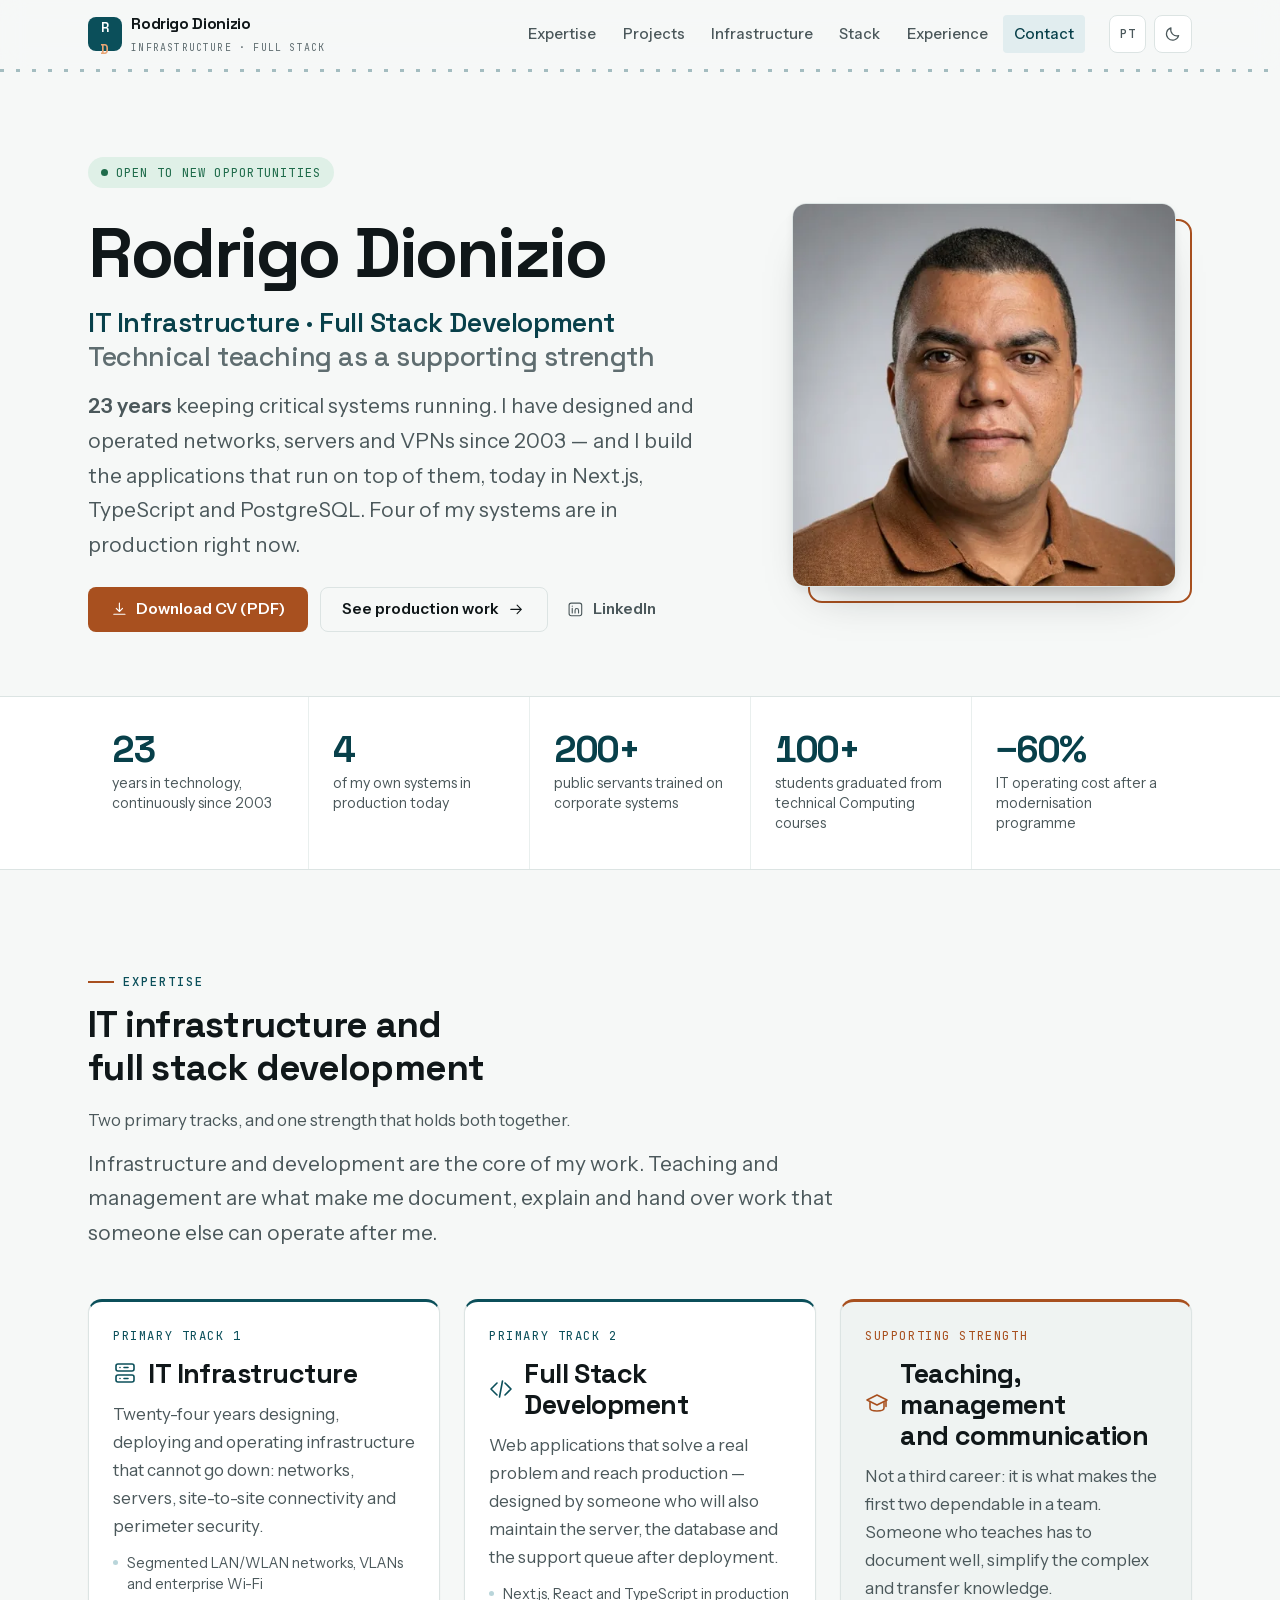
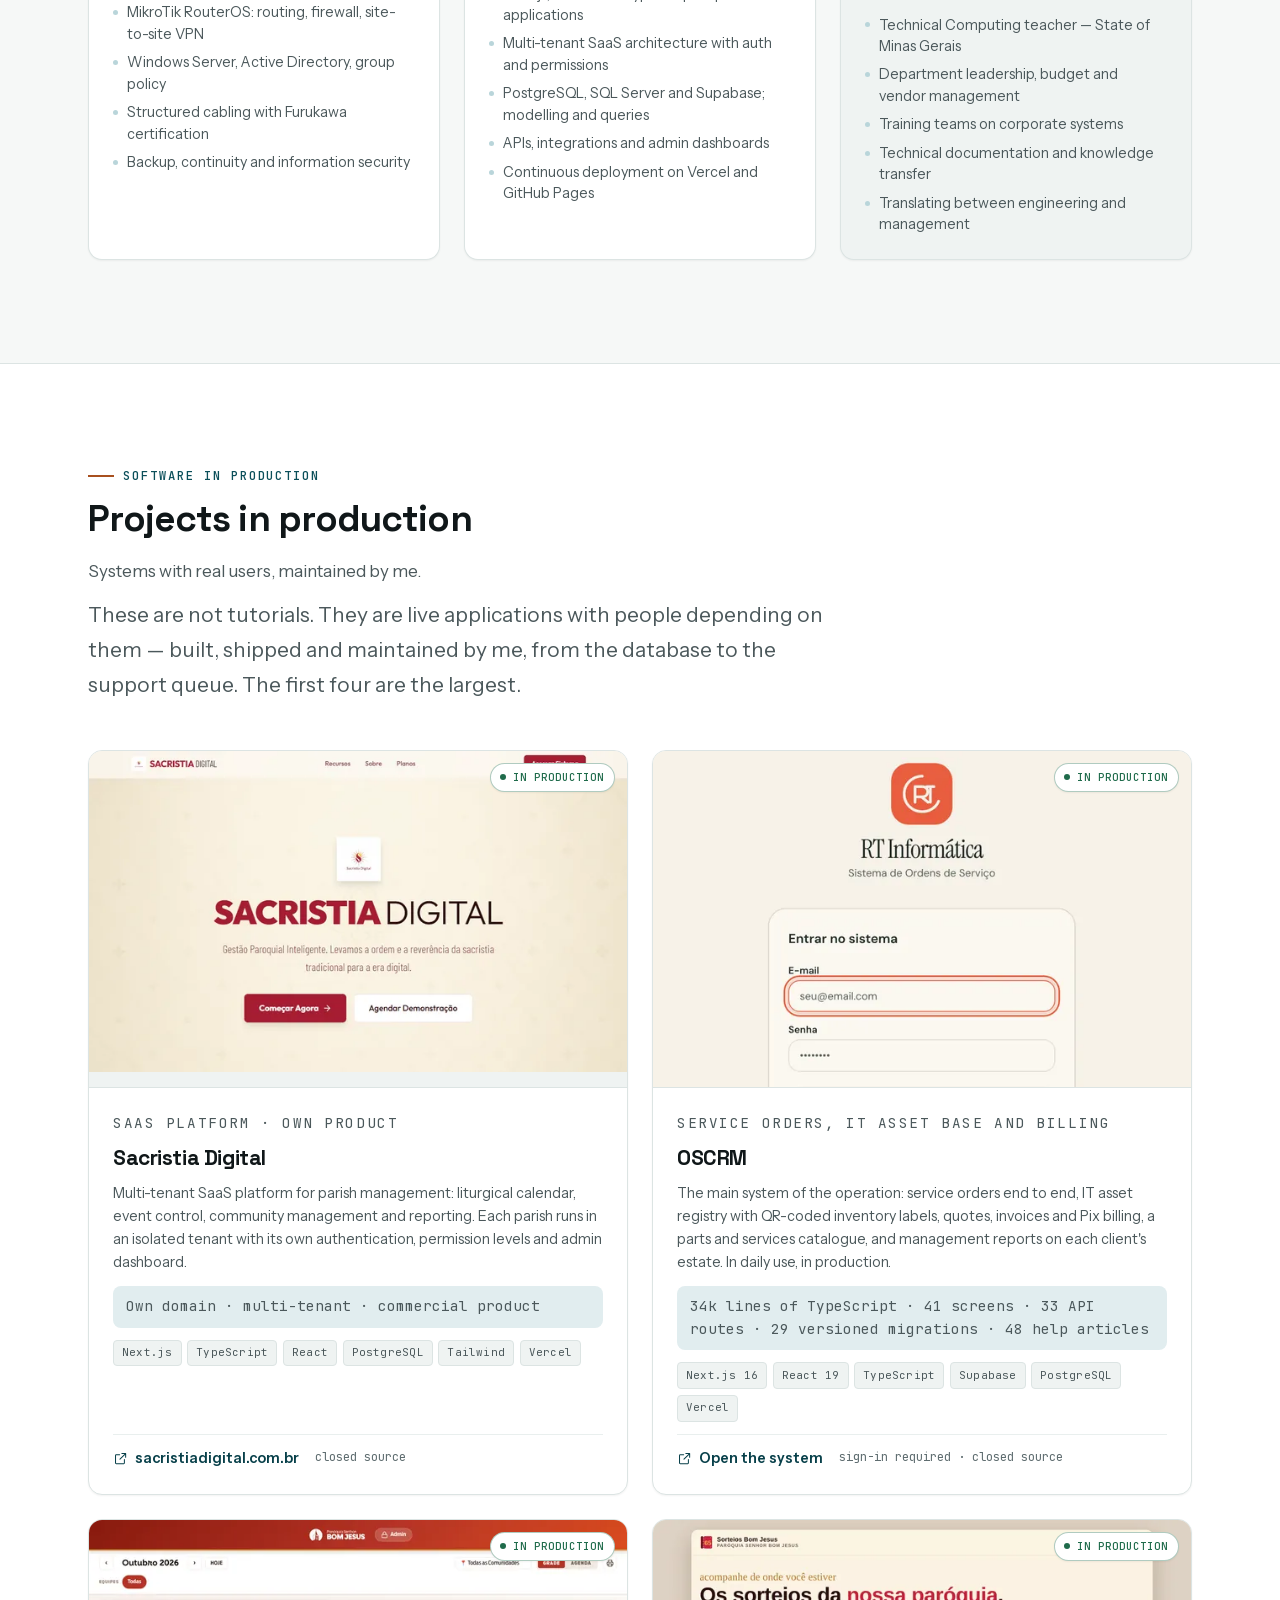
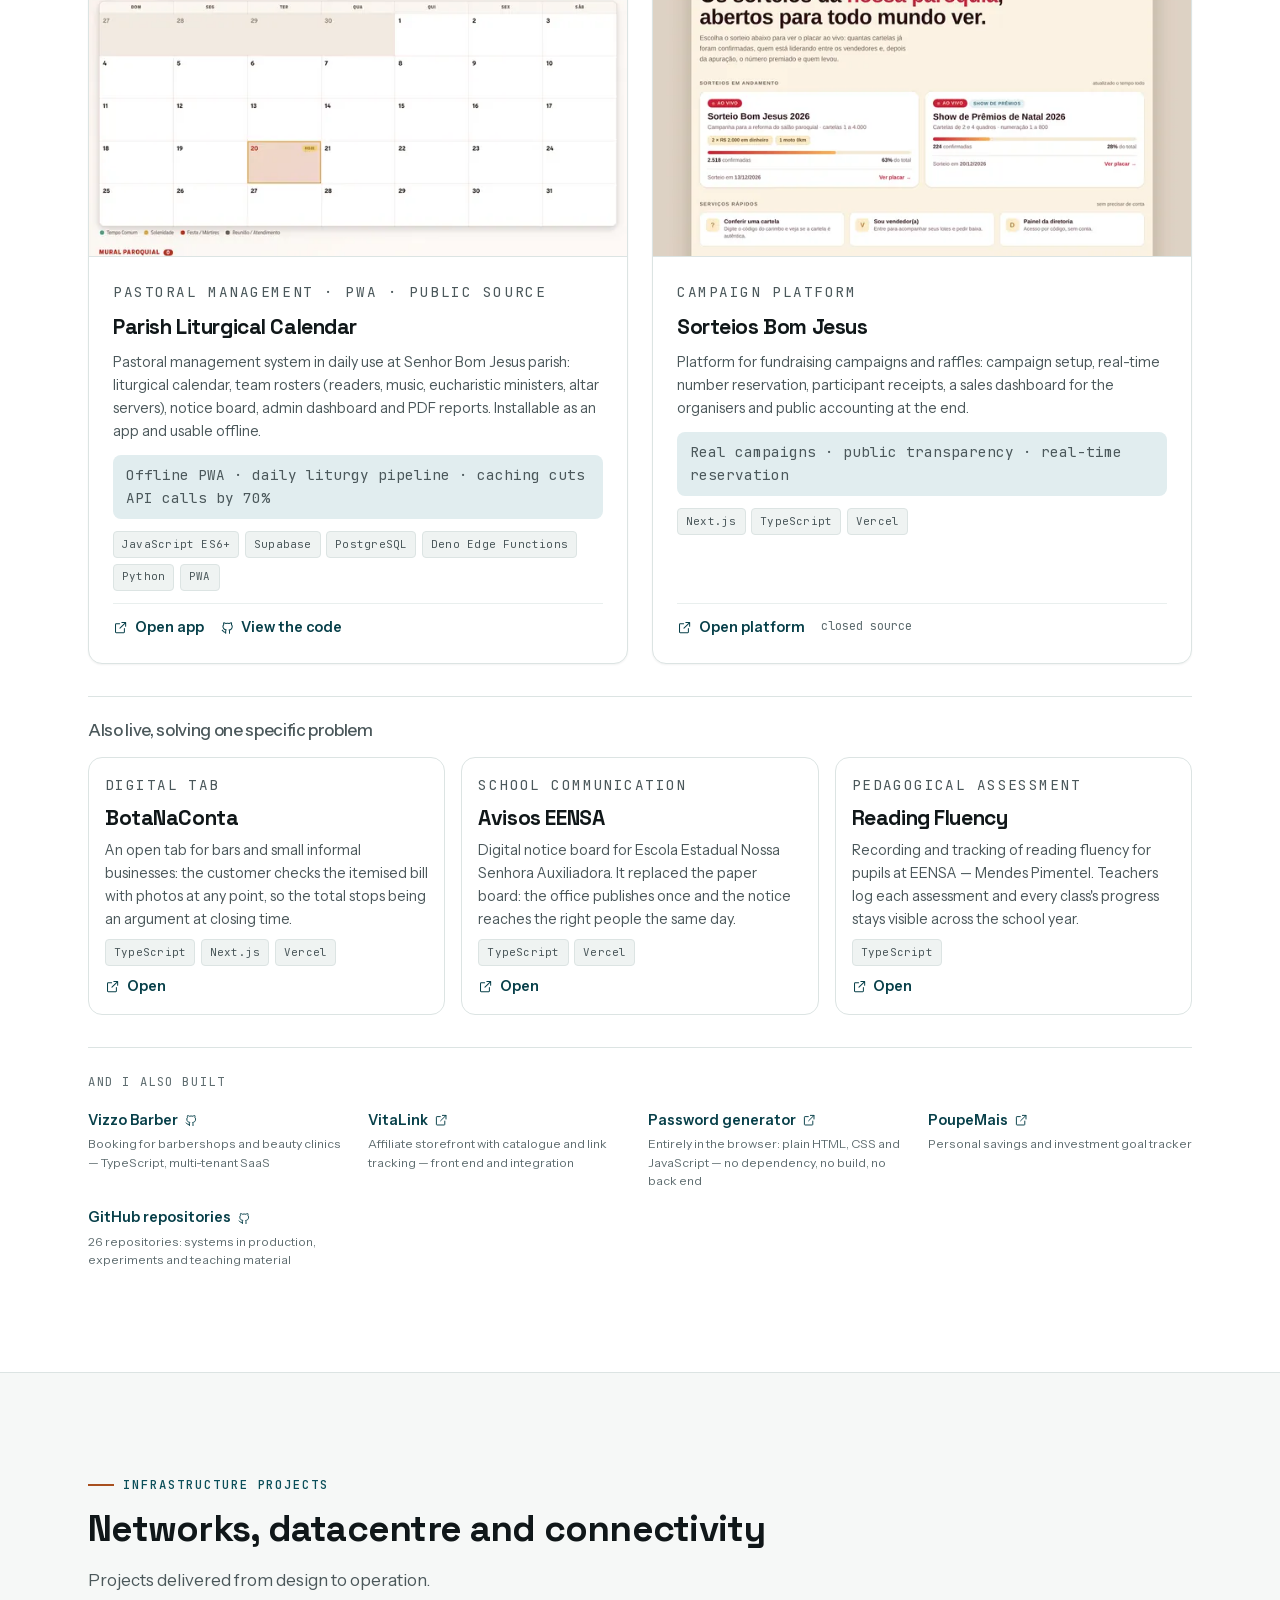
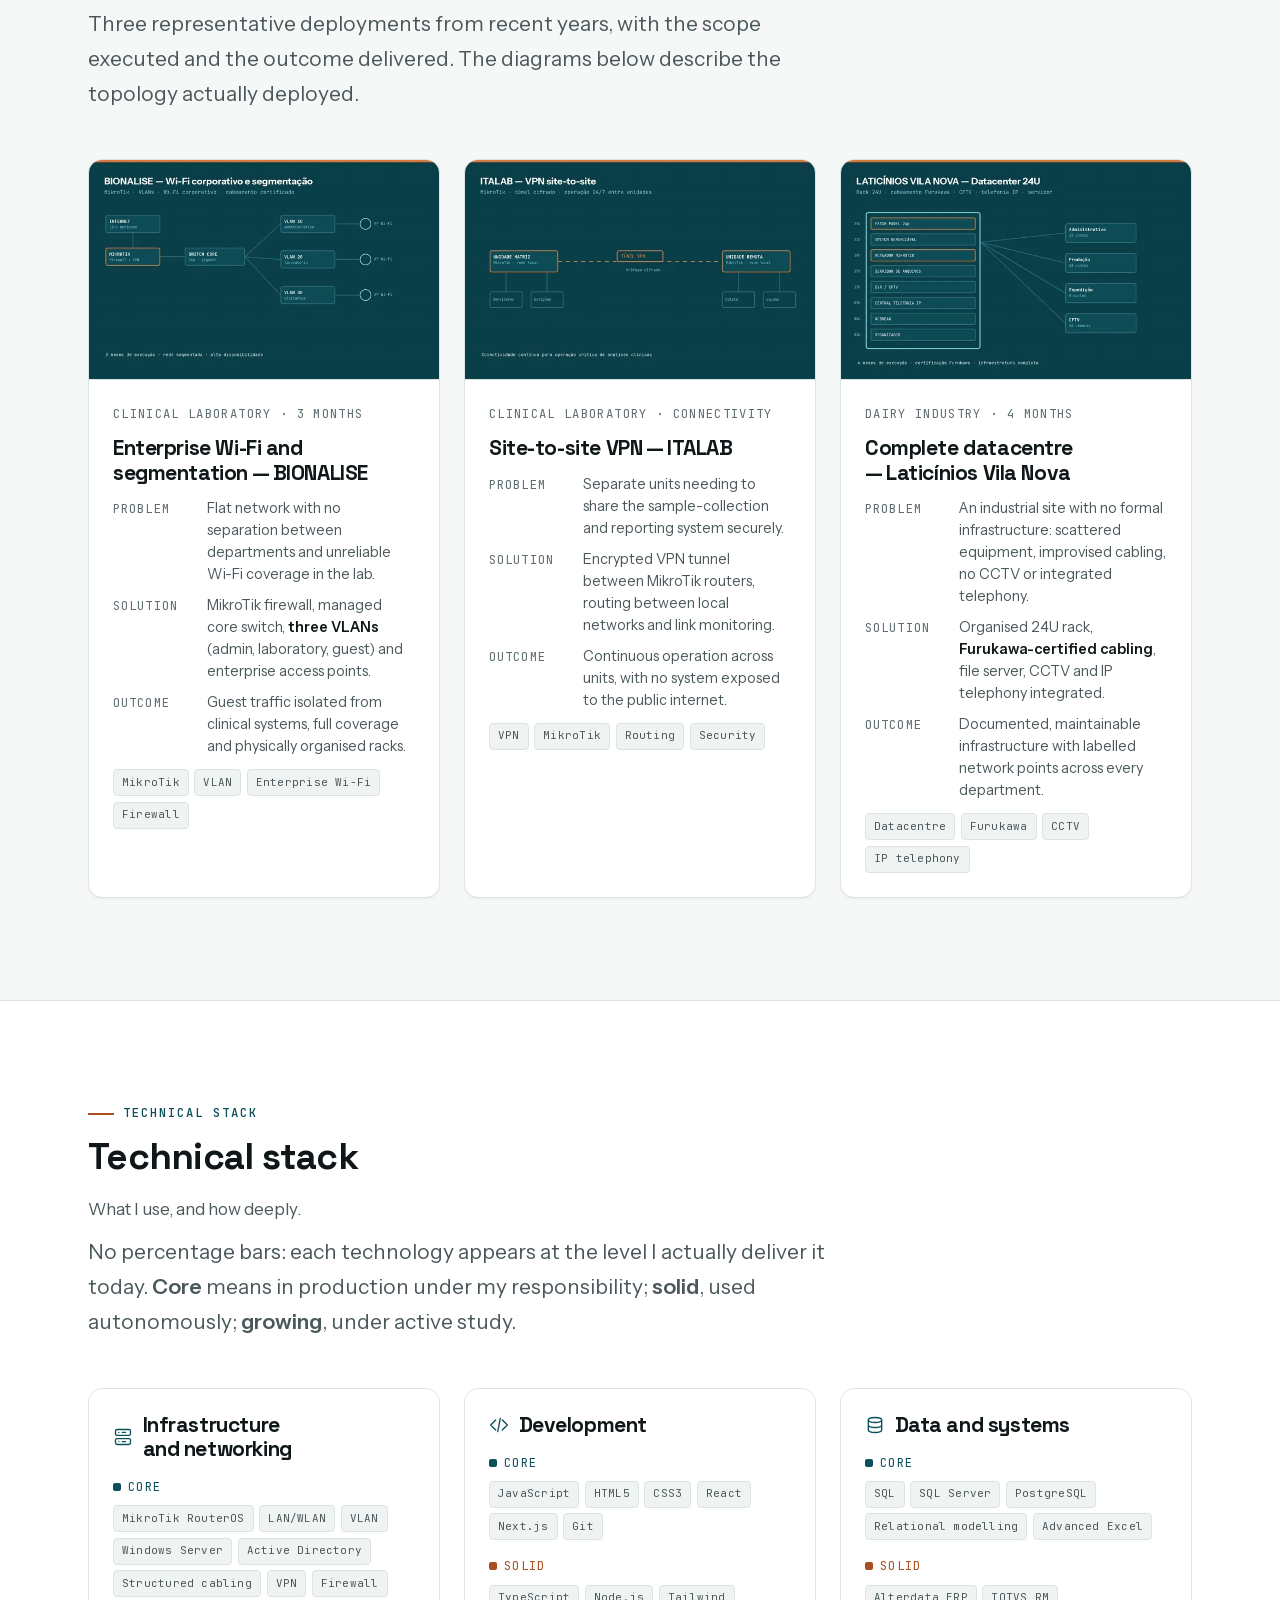
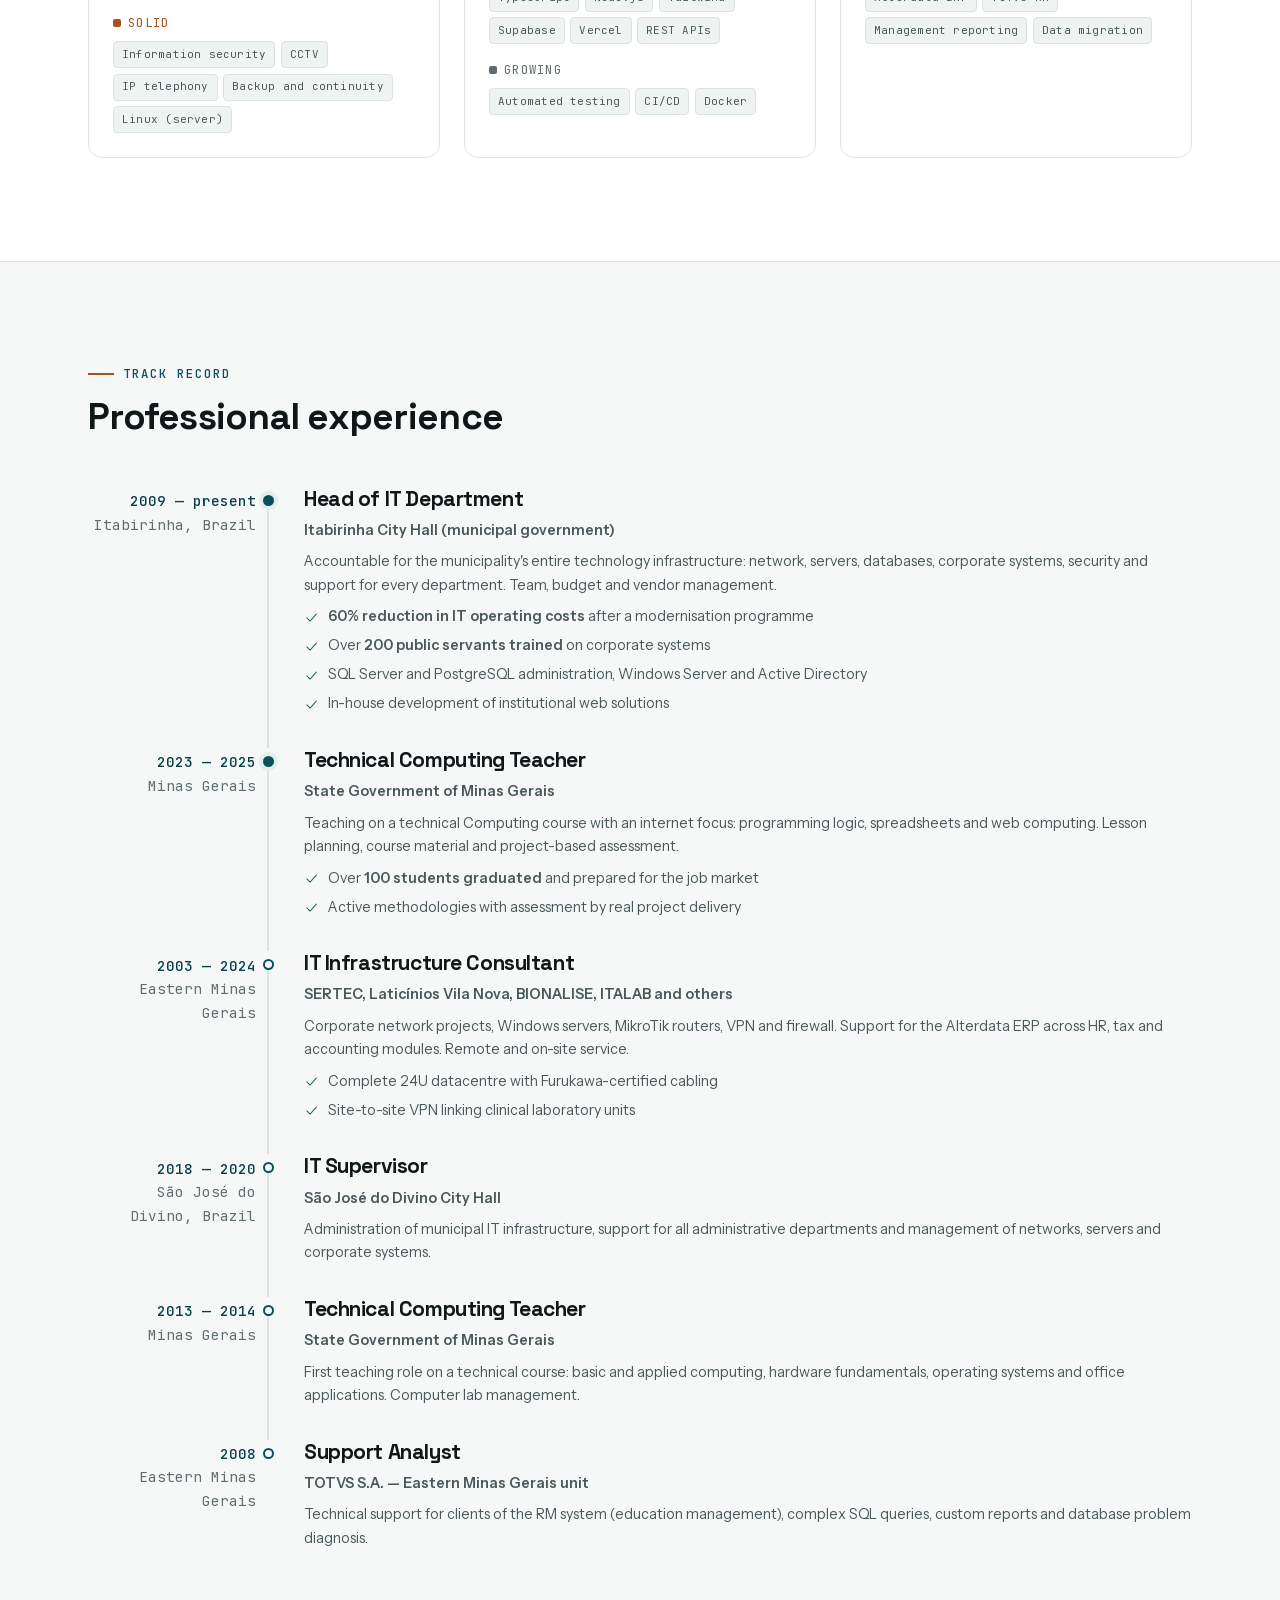
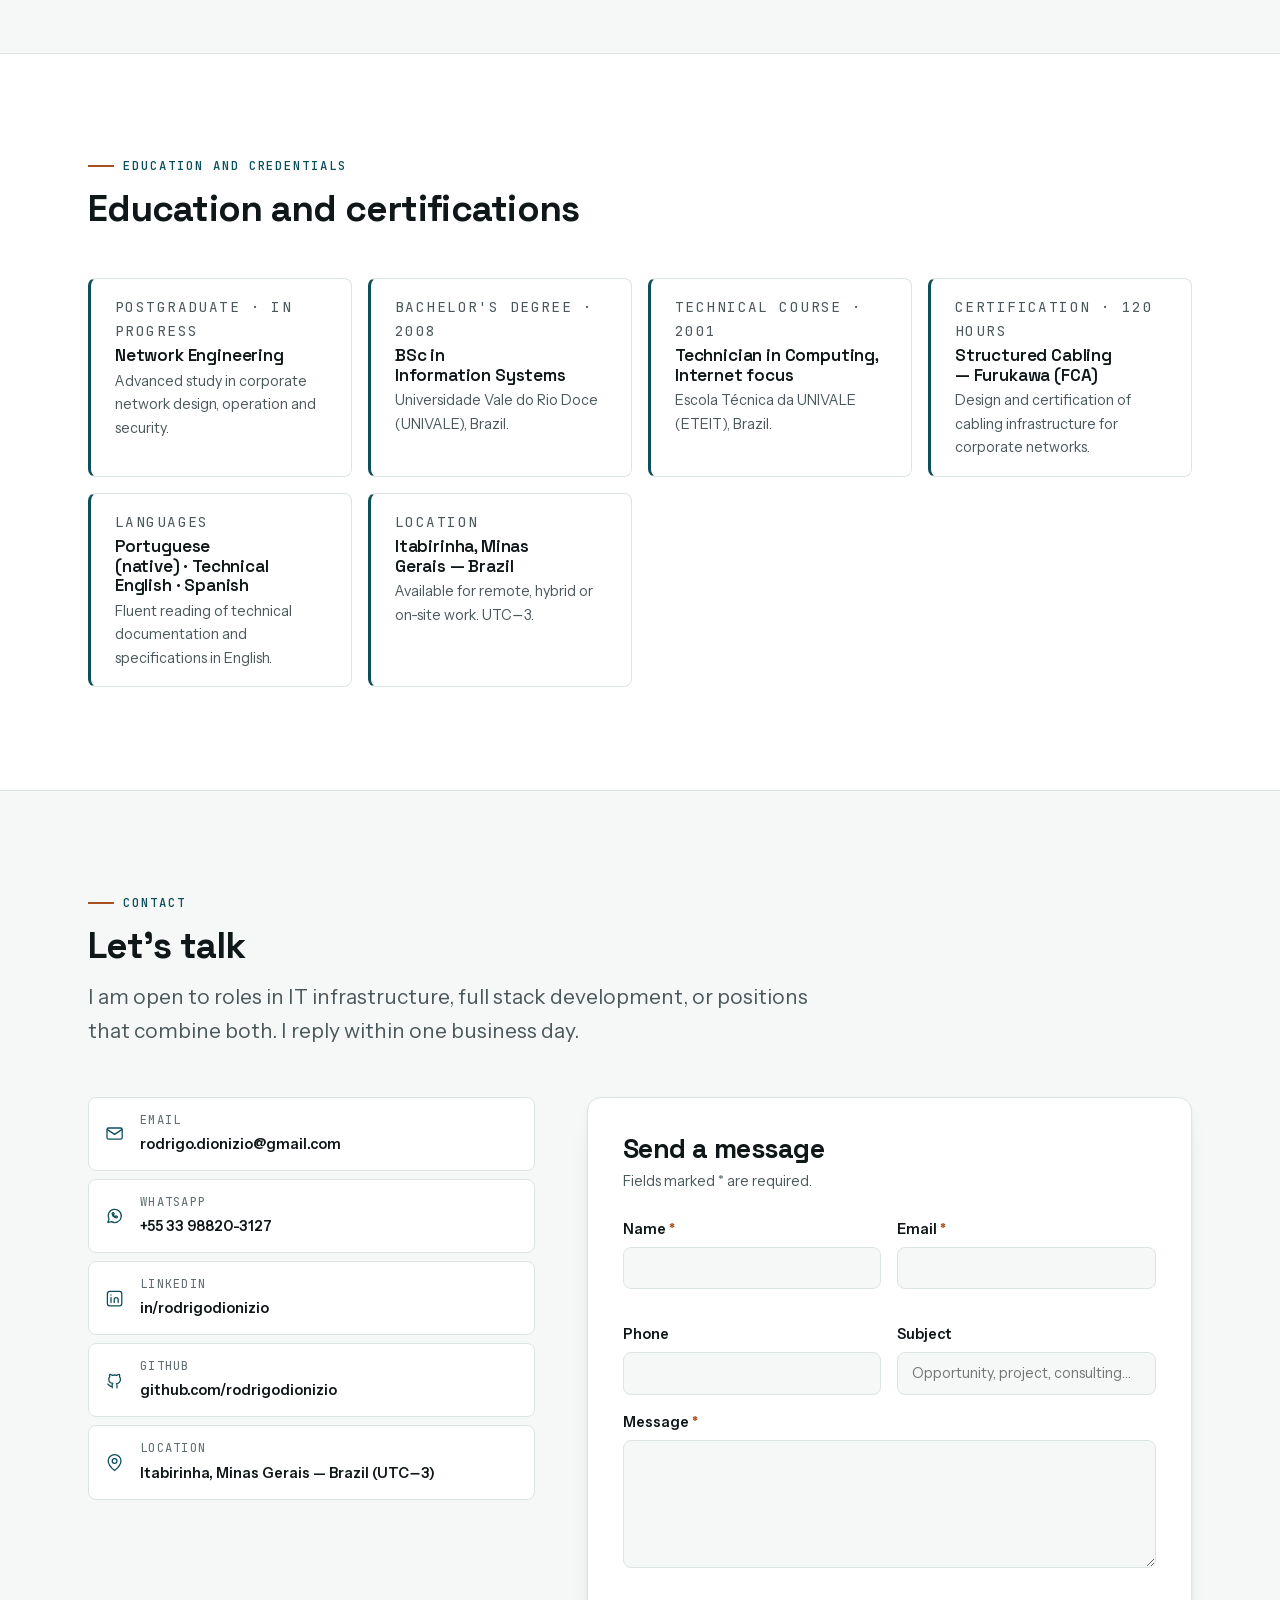
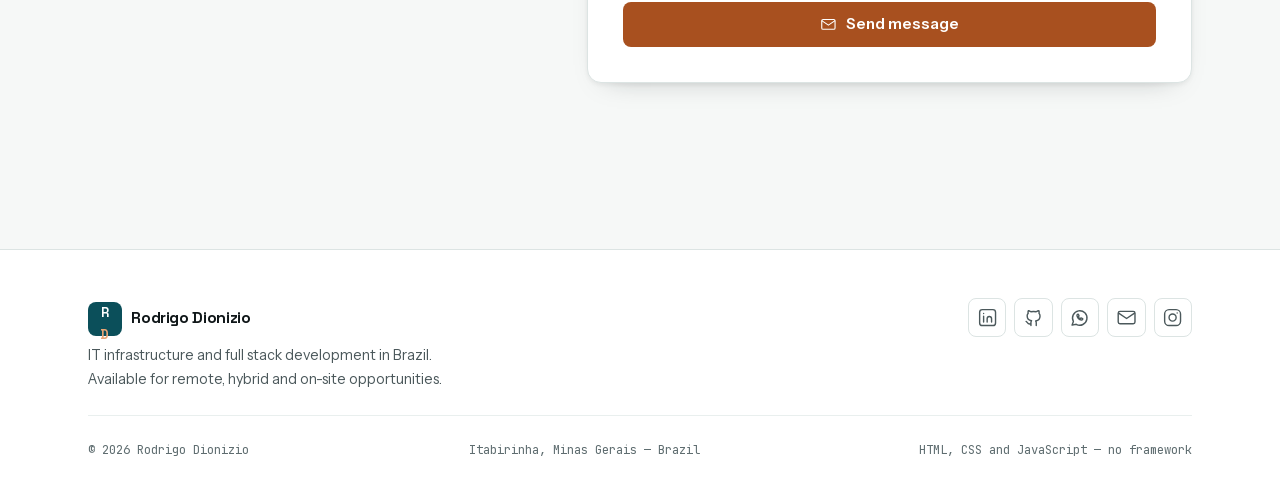
<file: docs/en/index.html>
<!doctype html>
<html lang="en">
  <head>
    <meta charset="UTF-8" />
    <meta name="viewport" content="width=device-width, initial-scale=1" />
    <meta name="color-scheme" content="light dark" />

    <title>Rodrigo Dionizio — IT Infrastructure &amp; Full Stack Developer</title>
    <meta
      name="description"
      content="IT infrastructure and full stack development since 2003. Networks, servers, VPN and MikroTik; Next.js, TypeScript and PostgreSQL running in production."
    />
    <meta
      name="keywords"
      content="Rodrigo Dionizio, IT infrastructure, network administrator, MikroTik, Windows Server, Active Directory, VPN, firewall, structured cabling, full stack developer, Next.js, React, TypeScript, Node.js, PostgreSQL, Supabase, multi-tenant SaaS, computing teacher, IT management, Brazil, remote developer, Minas Gerais"
    />
    <meta name="author" content="Rodrigo Dionizio" />
    <meta name="robots" content="index, follow, max-image-preview:large" />
    <meta name="theme-color" content="#0B4F5A" media="(prefers-color-scheme: light)" />
    <meta name="theme-color" content="#0A1012" media="(prefers-color-scheme: dark)" />

    <link rel="canonical" href="https://rodrigodionizio.github.io/meuportifolio/en/" />
    <link rel="alternate" hreflang="pt-BR" href="https://rodrigodionizio.github.io/meuportifolio/" />
    <link rel="alternate" hreflang="en" href="https://rodrigodionizio.github.io/meuportifolio/en/" />
    <link rel="alternate" hreflang="x-default" href="https://rodrigodionizio.github.io/meuportifolio/" />

    <meta property="og:type" content="profile" />
    <meta property="og:locale" content="en_US" />
    <meta property="og:locale:alternate" content="pt_BR" />
    <meta property="og:site_name" content="Rodrigo Dionizio" />
    <meta property="og:title" content="Rodrigo Dionizio — IT Infrastructure &amp; Full Stack Developer" />
    <meta
      property="og:description"
      content="Keeping critical systems running since 2003: networks, servers and VPNs, SaaS platforms in production, and training the next generation of IT professionals."
    />
    <meta property="og:url" content="https://rodrigodionizio.github.io/meuportifolio/en/" />
    <meta property="og:image" content="https://rodrigodionizio.github.io/meuportifolio/assets/og/og-image.jpg" />
    <meta property="og:image:type" content="image/jpeg" />
    <meta property="og:image:width" content="1200" />
    <meta property="og:image:height" content="630" />
    <meta property="og:image:alt" content="Rodrigo Dionizio — IT Infrastructure and Full Stack Developer" />

    <meta name="twitter:card" content="summary_large_image" />
    <meta name="twitter:title" content="Rodrigo Dionizio — IT Infrastructure &amp; Full Stack Developer" />
    <meta
      name="twitter:description"
      content="Keeping critical systems running since 2003: networks, servers and VPNs, SaaS platforms in production, and training IT professionals."
    />
    <meta name="twitter:image" content="https://rodrigodionizio.github.io/meuportifolio/assets/og/og-image.jpg" />

    <link rel="icon" href="../assets/icons/favicon.svg" type="image/svg+xml" />
    <link rel="icon" href="../assets/icons/favicon-32.png" sizes="32x32" type="image/png" />
    <link rel="apple-touch-icon" href="../assets/icons/apple-touch-icon.png" />
    <link rel="manifest" href="../site.webmanifest" />

    <!-- Tipografia hospedada no próprio site: sem ida ao Google antes do primeiro pixel -->
    <link rel="preload" href="../assets/fonts/space-grotesk-700-latin.woff2" as="font" type="font/woff2" crossorigin />
    <link rel="preload" href="../assets/fonts/instrument-sans-400-latin.woff2" as="font" type="font/woff2" crossorigin />
    <link rel="stylesheet" href="../assets/css/fonts.css" />
    <link rel="stylesheet" href="../assets/css/style.css" />

    <script>
      (function () {
        try {
          var t = localStorage.getItem("theme");
          if (t === "dark" || t === "light") document.documentElement.setAttribute("data-theme", t);
        } catch (e) {}
      })();
    </script>

    <script type="application/ld+json">
      {
        "@context": "https://schema.org",
        "@graph": [
          {
            "@type": "Person",
            "@id": "https://rodrigodionizio.github.io/meuportifolio/en/#rodrigo",
            "name": "Rodrigo Dionizio",
            "givenName": "Rodrigo",
            "familyName": "Dionizio",
            "jobTitle": [
              "IT Department Head",
              "Full Stack Developer",
              "Technical Computing Teacher"
            ],
            "description": "Technology professional working since 2003 in IT infrastructure, full stack development and technical teaching.",
            "email": "mailto:rodrigo.dionizio@gmail.com",
            "telephone": "+55-33-98820-3127",
            "image": "https://rodrigodionizio.github.io/meuportifolio/assets/img/profile-rodrigo-dionizio-960.jpg",
            "url": "https://rodrigodionizio.github.io/meuportifolio/en/",
            "address": {
              "@type": "PostalAddress",
              "addressLocality": "Itabirinha",
              "addressRegion": "MG",
              "addressCountry": "BR"
            },
            "knowsAbout": [
              "LAN and WLAN network infrastructure",
              "MikroTik RouterOS",
              "Windows Server and Active Directory",
              "VPN and firewall",
              "Certified structured cabling",
              "Information security",
              "Next.js",
              "React",
              "TypeScript",
              "Node.js",
              "PostgreSQL",
              "SQL Server",
              "Supabase",
              "Multi-tenant SaaS architecture",
              "IT department management",
              "Technical teaching"
            ],
            "alumniOf": [
              {
                "@type": "CollegeOrUniversity",
                "name": "Universidade Vale do Rio Doce (UNIVALE)",
                "description": "BSc in Information Systems, completed in 2008"
              }
            ],
            "sameAs": [
              "https://github.com/rodrigodionizio",
              "https://www.linkedin.com/in/rodrigodionizio",
              "https://www.instagram.com/rodrigodionizio"
            ]
          },
          {
            "@type": "ProfilePage",
            "@id": "https://rodrigodionizio.github.io/meuportifolio/en/#page",
            "url": "https://rodrigodionizio.github.io/meuportifolio/en/",
            "name": "Rodrigo Dionizio — IT Infrastructure & Full Stack Developer",
            "inLanguage": "en",
            "mainEntity": {
              "@id": "https://rodrigodionizio.github.io/meuportifolio/en/#rodrigo"
            }
          },
          {
            "@type": "ItemList",
            "name": "Projects in production",
            "itemListElement": [
              {
                "@type": "ListItem",
                "position": 1,
                "item": {
                  "@type": "SoftwareApplication",
                  "name": "Sacristia Digital",
                  "url": "https://sacristiadigital.com.br",
                  "applicationCategory": "BusinessApplication",
                  "operatingSystem": "Web",
                  "description": "Multi-tenant SaaS platform for parish management: liturgical calendar, events, community records and reporting.",
                  "author": {
                    "@id": "https://rodrigodionizio.github.io/meuportifolio/en/#rodrigo"
                  }
                }
              },
              {
                "@type": "ListItem",
                "position": 2,
                "item": {
                  "@type": "SoftwareApplication",
                  "name": "OSCRM",
                  "url": "https://oscrm.vercel.app",
                  "applicationCategory": "BusinessApplication",
                  "operatingSystem": "Web",
                  "description": "Service-order, IT asset and billing system: orders end to end, QR-coded asset labels, quotes, invoices, Pix billing and management reporting.",
                  "author": {
                    "@id": "https://rodrigodionizio.github.io/meuportifolio/en/#rodrigo"
                  }
                }
              },
              {
                "@type": "ListItem",
                "position": 3,
                "item": {
                  "@type": "SoftwareApplication",
                  "name": "Parish Liturgical Calendar",
                  "url": "https://github.com/rodrigodionizio/calendario-liturgico-paroquial",
                  "applicationCategory": "UtilitiesApplication",
                  "operatingSystem": "Web",
                  "description": "Pastoral management PWA: liturgical calendar, team rosters, notice board, admin panel and reports, backed by Supabase with automated daily liturgy capture.",
                  "author": {
                    "@id": "https://rodrigodionizio.github.io/meuportifolio/en/#rodrigo"
                  }
                }
              },
              {
                "@type": "ListItem",
                "position": 4,
                "item": {
                  "@type": "SoftwareApplication",
                  "name": "Sorteios Bom Jesus",
                  "url": "https://sorteios-bomjesus.vercel.app",
                  "applicationCategory": "BusinessApplication",
                  "operatingSystem": "Web",
                  "description": "Platform for fundraising campaigns and raffles: real-time number reservation, seller dashboard and public accountability.",
                  "author": {
                    "@id": "https://rodrigodionizio.github.io/meuportifolio/en/#rodrigo"
                  }
                }
              },
              {
                "@type": "ListItem",
                "position": 5,
                "item": {
                  "@type": "SoftwareApplication",
                  "name": "BotaNaConta",
                  "url": "https://botana-conta.vercel.app",
                  "applicationCategory": "BusinessApplication",
                  "operatingSystem": "Web",
                  "description": "Digital tab for bars and small businesses: photographed items, customer-side checking and a transparent close-out.",
                  "author": {
                    "@id": "https://rodrigodionizio.github.io/meuportifolio/en/#rodrigo"
                  }
                }
              },
              {
                "@type": "ListItem",
                "position": 6,
                "item": {
                  "@type": "SoftwareApplication",
                  "name": "Avisos EENSA",
                  "url": "https://avisos-eensa.vercel.app",
                  "applicationCategory": "EducationalApplication",
                  "operatingSystem": "Web",
                  "description": "Digital notice board for Escola Estadual Nossa Senhora Auxiliadora.",
                  "author": {
                    "@id": "https://rodrigodionizio.github.io/meuportifolio/en/#rodrigo"
                  }
                }
              },
              {
                "@type": "ListItem",
                "position": 7,
                "item": {
                  "@type": "SoftwareApplication",
                  "name": "Reading Fluency EENSA",
                  "url": "https://rodrigodionizio.github.io/fluenciaemleituraEENSA/",
                  "applicationCategory": "EducationalApplication",
                  "operatingSystem": "Web",
                  "description": "Recording and tracking of pupils' reading fluency, by class and across the school year.",
                  "author": {
                    "@id": "https://rodrigodionizio.github.io/meuportifolio/en/#rodrigo"
                  }
                }
              }
            ]
          }
        ]
      }
    </script>
  </head>

  <body>
    <a class="skip-link" href="#main">Skip to content</a>

    <svg width="0" height="0" style="position: absolute" aria-hidden="true" focusable="false">
      <defs>
        <symbol id="i-server" viewBox="0 0 24 24">
          <rect x="3" y="3" width="18" height="7" rx="2" /><rect x="3" y="14" width="18" height="7" rx="2" />
          <path d="M7 6.5h.01M7 17.5h.01M11 6.5h4M11 17.5h4" />
        </symbol>
        <symbol id="i-code" viewBox="0 0 24 24"><path d="m8 6-6 6 6 6M16 6l6 6-6 6M13.5 4l-3 16" /></symbol>
        <symbol id="i-teach" viewBox="0 0 24 24"><path d="M12 3 2 8l10 5 10-5-10-5Z" /><path d="M5 10.5V16c0 1.7 3.1 3 7 3s7-1.3 7-3v-5.5M21 8.5v6" /></symbol>
        <symbol id="i-db" viewBox="0 0 24 24"><ellipse cx="12" cy="6" rx="8" ry="3" /><path d="M4 6v12c0 1.7 3.6 3 8 3s8-1.3 8-3V6M4 12c0 1.7 3.6 3 8 3s8-1.3 8-3" /></symbol>
        <symbol id="i-mail" viewBox="0 0 24 24"><rect x="2.5" y="5" width="19" height="14" rx="2" /><path d="m3 7 9 6 9-6" /></symbol>
        <symbol id="i-whats" viewBox="0 0 24 24"><path d="M3.5 20.5 5 16.4A8.2 8.2 0 1 1 8.2 19.6l-4.7.9Z" /><path d="M9 9.2c0 3 2.4 5.3 5.2 5.6.7.1 1.3-.5 1.3-1.2v-.5l-1.9-.8-.9 1a5 5 0 0 1-2.3-2.3l1-.9-.8-1.9h-.5c-.7 0-1.2.6-1.1 1.3v-.3Z" /></symbol>
        <symbol id="i-linkedin" viewBox="0 0 24 24"><rect x="3" y="3" width="18" height="18" rx="3" /><path d="M7.5 10.5V17M7.5 7.4v.1M11.5 17v-3.6c0-1.6 1-2.6 2.4-2.6s2.6 1 2.6 2.6V17" /></symbol>
        <symbol id="i-github" viewBox="0 0 24 24"><path d="M9 19c-4 1.3-4-2.2-5.5-2.7M15 21v-3.3c0-.9-.3-1.5-.7-1.9 2.5-.3 5-1.3 5-5.6a4.3 4.3 0 0 0-1.2-3 4 4 0 0 0-.1-3S17 4 14.9 5.4a12 12 0 0 0-6 0C6.9 4 6 4.2 6 4.2a4 4 0 0 0-.1 3A4.3 4.3 0 0 0 4.7 10c0 4.3 2.5 5.3 5 5.6-.4.4-.6.9-.7 1.6V21" /></symbol>
        <symbol id="i-instagram" viewBox="0 0 24 24"><rect x="3" y="3" width="18" height="18" rx="5" /><circle cx="12" cy="12" r="4" /><path d="M17.2 6.8h.01" /></symbol>
        <symbol id="i-pin" viewBox="0 0 24 24"><path d="M20 10c0 5.5-8 12-8 12s-8-6.5-8-12a8 8 0 1 1 16 0Z" /><circle cx="12" cy="10" r="3" /></symbol>
        <symbol id="i-download" viewBox="0 0 24 24"><path d="M12 3v12M7.5 10.5 12 15l4.5-4.5M4 19h16" /></symbol>
        <symbol id="i-external" viewBox="0 0 24 24"><path d="M14 4h6v6M20 4l-9 9M18 13.5V19a1 1 0 0 1-1 1H5a1 1 0 0 1-1-1V7a1 1 0 0 1 1-1h5.5" /></symbol>
        <symbol id="i-arrow" viewBox="0 0 24 24"><path d="M4 12h15M13 6l6 6-6 6" /></symbol>
        <symbol id="i-check" viewBox="0 0 24 24"><path d="m4.5 12.5 5 5 10-11" /></symbol>
        <symbol id="i-sun" viewBox="0 0 24 24"><circle cx="12" cy="12" r="4.2" /><path d="M12 2v2.5M12 19.5V22M2 12h2.5M19.5 12H22M4.9 4.9l1.8 1.8M17.3 17.3l1.8 1.8M19.1 4.9l-1.8 1.8M6.7 17.3l-1.8 1.8" /></symbol>
        <symbol id="i-moon" viewBox="0 0 24 24"><path d="M20 14.5A8.5 8.5 0 0 1 9.5 4a8.5 8.5 0 1 0 10.5 10.5Z" /></symbol>
        <symbol id="i-menu" viewBox="0 0 24 24"><path d="M4 7h16M4 12h16M4 17h16" /></symbol>
      </defs>
    </svg>

    <header class="site-header">
      <div class="wrap nav">
        <a class="brandmark" href="#home">
          <span class="brandmark__mark" aria-hidden="true">R<span>D</span></span>
          <span class="brandmark__text">
            Rodrigo Dionizio
            <span class="brandmark__role">Infrastructure · Full Stack</span>
          </span>
        </a>

        <nav aria-label="Main navigation">
          <ul class="nav-menu" id="nav-menu">
            <li><a class="nav-link" href="#expertise">Expertise</a></li>
            <li><a class="nav-link" href="#projects">Projects</a></li>
            <li><a class="nav-link" href="#infrastructure">Infrastructure</a></li>
            <li><a class="nav-link" href="#stack">Stack</a></li>
            <li><a class="nav-link" href="#experience">Experience</a></li>
            <li><a class="nav-link" href="#contact">Contact</a></li>
          </ul>
        </nav>

        <div class="nav-tools">
          <a class="lang-switch" href="../" hreflang="pt-BR" aria-label="PT — versão em português">PT</a>
          <button class="icon-btn" type="button" data-theme-toggle aria-label="Switch theme">
            <svg class="icon" data-theme-icon="light" aria-hidden="true"><use href="#i-moon" /></svg>
            <svg class="icon" data-theme-icon="dark" aria-hidden="true"><use href="#i-sun" /></svg>
          </button>
          <button class="icon-btn menu-toggle" type="button" aria-label="Open menu" aria-expanded="false" aria-controls="nav-menu">
            <svg class="icon" aria-hidden="true"><use href="#i-menu" /></svg>
          </button>
        </div>
      </div>
    </header>

    <main id="main">
      <section class="hero" id="home">
        <div class="wrap hero-grid">
          <div class="hero-text">
            <p class="hero-status">Open to new opportunities</p>
            <h1>Rodrigo Dionizio</h1>
            <p class="hero-role">
              IT Infrastructure · Full Stack Development<br />
              <em>Technical teaching as a supporting strength</em>
            </p>
            <p class="hero-lead">
              <strong><span data-years-in-tech>23</span> years</strong> keeping critical systems running. I have designed
              and operated networks, servers and VPNs since 2003 — and I build the applications that run on top of them,
              today in Next.js, TypeScript and PostgreSQL. Four of my systems are in production right now.
            </p>
            <div class="hero-actions">
              <a class="btn btn--primary" href="../assets/cv/rodrigo-dionizio-cv.pdf" download>
                <svg class="icon" aria-hidden="true"><use href="#i-download" /></svg>
                Download CV (PDF)
              </a>
              <a class="btn btn--outline" href="#projects">
                See production work
                <svg class="icon" aria-hidden="true"><use href="#i-arrow" /></svg>
              </a>
              <a class="btn btn--ghost" href="https://www.linkedin.com/in/rodrigodionizio" target="_blank" rel="noopener">
                <svg class="icon" aria-hidden="true"><use href="#i-linkedin" /></svg>
                LinkedIn
              </a>
            </div>
          </div>

          <figure class="hero-figure">
            <picture>
              <source
                type="image/webp"
                srcset="../assets/img/profile-rodrigo-dionizio-480.webp 480w, ../assets/img/profile-rodrigo-dionizio-960.webp 960w"
                sizes="(max-width: 860px) 17rem, 24rem"
              />
              <img
                src="../assets/img/profile-rodrigo-dionizio-960.jpg"
                width="928" height="928"
                alt="Portrait of Rodrigo Dionizio"
                fetchpriority="high" decoding="async"
              />
            </picture>
          </figure>
        </div>
      </section>

      <section class="metrics" aria-label="Career numbers">
        <div class="wrap">
          <div class="metrics-grid">
            <div class="metric">
              <span class="metric__value"><span data-years-in-tech>23</span></span>
              <span class="metric__label">years in technology, continuously since 2003</span>
            </div>
            <div class="metric">
              <span class="metric__value">4</span>
              <span class="metric__label">of my own systems in production today</span>
            </div>
            <div class="metric">
              <span class="metric__value">200+</span>
              <span class="metric__label">public servants trained on corporate systems</span>
            </div>
            <div class="metric">
              <span class="metric__value">100+</span>
              <span class="metric__label">students graduated from technical Computing courses</span>
            </div>
            <div class="metric">
              <span class="metric__value">−60%</span>
              <span class="metric__label">IT operating cost after a modernisation programme</span>
            </div>
          </div>
        </div>
      </section>

      <section class="section" id="expertise">
        <div class="wrap">
          <div class="section-head reveal">
            <p class="eyebrow">Expertise</p>
            <h2 class="section-title">IT infrastructure and full stack development</h2>
            <p class="section-sub">Two primary tracks, and one strength that holds both together.</p>
            <p class="section-intro">
              Infrastructure and development are the core of my work. Teaching and management are what make me document,
              explain and hand over work that someone else can operate after me.
            </p>
          </div>

          <div class="pillars">
            <article class="pillar pillar--primary reveal">
              <p class="pillar__rank">Primary track 1</p>
              <div class="pillar__head">
                <svg class="icon" aria-hidden="true"><use href="#i-server" /></svg>
                <h3>IT Infrastructure</h3>
              </div>
              <p>
                Twenty-four years designing, deploying and operating infrastructure that cannot go down: networks,
                servers, site-to-site connectivity and perimeter security.
              </p>
              <ul class="pillar__list">
                <li>Segmented LAN/WLAN networks, VLANs and enterprise Wi-Fi</li>
                <li>MikroTik RouterOS: routing, firewall, site-to-site VPN</li>
                <li>Windows Server, Active Directory, group policy</li>
                <li>Structured cabling with Furukawa certification</li>
                <li>Backup, continuity and information security</li>
              </ul>
            </article>

            <article class="pillar pillar--primary reveal">
              <p class="pillar__rank">Primary track 2</p>
              <div class="pillar__head">
                <svg class="icon" aria-hidden="true"><use href="#i-code" /></svg>
                <h3>Full Stack Development</h3>
              </div>
              <p>
                Web applications that solve a real problem and reach production — designed by someone who will also
                maintain the server, the database and the support queue after deployment.
              </p>
              <ul class="pillar__list">
                <li>Next.js, React and TypeScript in production applications</li>
                <li>Multi-tenant SaaS architecture with auth and permissions</li>
                <li>PostgreSQL, SQL Server and Supabase; modelling and queries</li>
                <li>APIs, integrations and admin dashboards</li>
                <li>Continuous deployment on Vercel and GitHub Pages</li>
              </ul>
            </article>

            <article class="pillar pillar--support reveal">
              <p class="pillar__rank">Supporting strength</p>
              <div class="pillar__head">
                <svg class="icon" aria-hidden="true"><use href="#i-teach" /></svg>
                <h3>Teaching, management and communication</h3>
              </div>
              <p>
                Not a third career: it is what makes the first two dependable in a team. Someone who teaches has to
                document well, simplify the complex and transfer knowledge.
              </p>
              <ul class="pillar__list">
                <li>Technical Computing teacher — State of Minas Gerais</li>
                <li>Department leadership, budget and vendor management</li>
                <li>Training teams on corporate systems</li>
                <li>Technical documentation and knowledge transfer</li>
                <li>Translating between engineering and management</li>
              </ul>
            </article>
          </div>
        </div>
      </section>

      <section class="section section--alt" id="projects">
        <div class="wrap">
          <div class="section-head reveal">
            <p class="eyebrow">Software in production</p>
            <h2 class="section-title">Projects in production</h2>
            <p class="section-sub">Systems with real users, maintained by me.</p>
            <p class="section-intro">
              These are not tutorials. They are live applications with people depending on them — built, shipped and
              maintained by me, from the database to the support queue. The first four are the largest.
            </p>
          </div>

          <div class="projects projects--featured">
            <article class="project reveal">
              <div class="project__media">
                <span class="project__status project__status--live">In production</span>
                <picture>
                  <source
                    type="image/webp"
                    srcset="../assets/img/projects/sacristia-digital-640.webp 640w, ../assets/img/projects/sacristia-digital-1280.webp 1280w"
                    sizes="(max-width: 860px) 100vw, 34rem"
                  />
                  <img src="../assets/img/projects/sacristia-digital-1280.jpg" width="1280" height="762"
                       alt="Sacristia Digital platform interface" loading="lazy" decoding="async" />
                </picture>
              </div>
              <div class="project__body">
                <p class="project__kicker">SaaS platform · own product</p>
                <h3>Sacristia Digital</h3>
                <p>
                  Multi-tenant SaaS platform for parish management: liturgical calendar, event control, community
                  management and reporting. Each parish runs in an isolated tenant with its own authentication,
                  permission levels and admin dashboard.
                </p>
                <p class="project__impact">Own domain · multi-tenant · commercial product</p>
                <ul class="tags">
                  <li class="tag">Next.js</li><li class="tag">TypeScript</li><li class="tag">React</li>
                  <li class="tag">PostgreSQL</li><li class="tag">Tailwind</li><li class="tag">Vercel</li>
                </ul>
                <div class="project__links">
                  <a class="project__link" href="https://sacristiadigital.com.br" target="_blank" rel="noopener">
                    <svg class="icon" aria-hidden="true"><use href="#i-external" /></svg>
                    sacristiadigital.com.br
                  </a>
                  <span class="project__note">closed source</span>
                </div>
              </div>
            </article>

            <article class="project reveal">
              <div class="project__media">
                <span class="project__status project__status--live">In production</span>
                <picture>
                  <source type="image/webp"
                          srcset="../assets/img/projects/oscrm-640.webp 640w, ../assets/img/projects/oscrm-1280.webp 1280w"
                          sizes="(min-width: 60rem) 34rem, 100vw" />
                  <img src="../assets/img/projects/oscrm-1280.jpg" width="1280" height="800"
                       alt="Sign-in screen of OSCRM, the service-order system built for RT Informática"
                       loading="lazy" decoding="async" />
                </picture>
              </div>
              <div class="project__body">
                <p class="project__kicker">Service orders, IT asset base and billing</p>
                <h3>OSCRM</h3>
                <p>
                  The main system of the operation: service orders end to end, IT asset registry with QR-coded
                  inventory labels, quotes, invoices and Pix billing, a parts and services catalogue, and management
                  reports on each client's estate. In daily use, in production.
                </p>
                <p class="project__impact">
                  34k lines of TypeScript · 41 screens · 33 API routes · 29 versioned migrations · 48 help articles
                </p>
                <ul class="tags">
                  <li class="tag">Next.js 16</li><li class="tag">React 19</li><li class="tag">TypeScript</li>
                  <li class="tag">Supabase</li><li class="tag">PostgreSQL</li><li class="tag">Vercel</li>
                </ul>
                <div class="project__links">
                  <a class="project__link" href="https://oscrm.vercel.app" target="_blank" rel="noopener">
                    <svg class="icon" aria-hidden="true"><use href="#i-external" /></svg>
                    Open the system
                  </a>
                  <span class="project__note">sign-in required · closed source</span>
                </div>
              </div>
            </article>

            <article class="project reveal">
              <div class="project__media">
                <span class="project__status project__status--live">In production</span>
                <picture>
                  <source
                    type="image/webp"
                    srcset="../assets/img/projects/calendario-liturgico-640.webp 640w, ../assets/img/projects/calendario-liturgico-1280.webp 1280w"
                    sizes="(max-width: 860px) 100vw, 34rem"
                  />
                  <img src="../assets/img/projects/calendario-liturgico-1280.jpg" width="1280" height="688"
                       alt="Parish Liturgical Calendar interface" loading="lazy" decoding="async" />
                </picture>
              </div>
              <div class="project__body">
                <p class="project__kicker">Pastoral management · PWA · public source</p>
                <h3>Parish Liturgical Calendar</h3>
                <p>
                  Pastoral management system in daily use at Senhor Bom Jesus parish: liturgical calendar, team rosters
                  (readers, music, eucharistic ministers, altar servers), notice board, admin dashboard and PDF reports.
                  Installable as an app and usable offline.
                </p>
                <p class="project__impact">
                  Offline PWA · daily liturgy pipeline · caching cuts API calls by 70%
                </p>
                <ul class="tags">
                  <li class="tag">JavaScript ES6+</li><li class="tag">Supabase</li><li class="tag">PostgreSQL</li>
                  <li class="tag">Deno Edge Functions</li><li class="tag">Python</li><li class="tag">PWA</li>
                </ul>
                <div class="project__links">
                  <a class="project__link" href="https://rodrigodionizio.github.io/calendario-liturgico-paroquial/" target="_blank" rel="noopener">
                    <svg class="icon" aria-hidden="true"><use href="#i-external" /></svg>
                    Open app
                  </a>
                  <a class="project__link" href="https://github.com/rodrigodionizio/calendario-liturgico-paroquial" target="_blank" rel="noopener">
                    <svg class="icon" aria-hidden="true"><use href="#i-github" /></svg>
                    View the code
                  </a>
                </div>
              </div>
            </article>

            <article class="project reveal">
              <div class="project__media">
                <span class="project__status project__status--live">In production</span>
                <picture>
                  <source type="image/webp"
                          srcset="../assets/img/projects/sorteios-bomjesus-640.webp 640w, ../assets/img/projects/sorteios-bomjesus-1280.webp 1280w"
                          sizes="(min-width: 60rem) 34rem, 100vw" />
                <img src="../assets/img/projects/sorteios-bomjesus-1280.jpg" width="1280" height="800"
                     alt="Public page of Sorteios Bom Jesus showing the running campaigns and the share of confirmed tickets"
                       loading="lazy" decoding="async" />
                </picture>
              </div>
              <div class="project__body">
                <p class="project__kicker">Campaign platform</p>
                <h3>Sorteios Bom Jesus</h3>
                <p>
                  Platform for fundraising campaigns and raffles: campaign setup, real-time number reservation,
                  participant receipts, a sales dashboard for the organisers and public accounting at the end.
                </p>
                <p class="project__impact">Real campaigns · public transparency · real-time reservation</p>
                <ul class="tags">
                  <li class="tag">Next.js</li><li class="tag">TypeScript</li><li class="tag">Vercel</li>
                </ul>
                <div class="project__links">
                  <a class="project__link" href="https://sorteios-bomjesus.vercel.app" target="_blank" rel="noopener">
                    <svg class="icon" aria-hidden="true"><use href="#i-external" /></svg>
                    Open platform
                  </a>
                  <span class="project__note">closed source</span>
                </div>
              </div>
            </article>
          </div>

          <h3 class="tier-label reveal">Also live, solving one specific problem</h3>
          <div class="projects--compact">
            <article class="pcard reveal">
              <p class="pcard__kicker">Digital tab</p>
              <h4>BotaNaConta</h4>
              <p>
                An open tab for bars and small informal businesses: the customer checks the itemised bill with photos
                at any point, so the total stops being an argument at closing time.
              </p>
              <ul class="tags">
                <li class="tag">TypeScript</li><li class="tag">Next.js</li><li class="tag">Vercel</li>
              </ul>
              <a class="project__link" href="https://botana-conta.vercel.app" target="_blank" rel="noopener">
                <svg class="icon" aria-hidden="true"><use href="#i-external" /></svg> Open
              </a>
            </article>

            <article class="pcard reveal">
              <p class="pcard__kicker">School communication</p>
              <h4>Avisos EENSA</h4>
              <p>
                Digital notice board for Escola Estadual Nossa Senhora Auxiliadora. It replaced the paper board: the
                office publishes once and the notice reaches the right people the same day.
              </p>
              <ul class="tags">
                <li class="tag">TypeScript</li><li class="tag">Vercel</li>
              </ul>
              <a class="project__link" href="https://avisos-eensa.vercel.app" target="_blank" rel="noopener">
                <svg class="icon" aria-hidden="true"><use href="#i-external" /></svg> Open
              </a>
            </article>

            <article class="pcard reveal">
              <p class="pcard__kicker">Pedagogical assessment</p>
              <h4>Reading Fluency</h4>
              <p>
                Recording and tracking of reading fluency for pupils at EENSA — Mendes Pimentel. Teachers log each
                assessment and every class's progress stays visible across the school year.
              </p>
              <ul class="tags">
                <li class="tag">TypeScript</li>
              </ul>
              <a class="project__link" href="https://rodrigodionizio.github.io/fluenciaemleituraEENSA/" target="_blank" rel="noopener">
                <svg class="icon" aria-hidden="true"><use href="#i-external" /></svg> Open
              </a>
            </article>
          </div>

          <div class="more-projects reveal">
            <p class="more-projects__label">And I also built</p>
            <ul class="more-projects__list">
              <li>
                <a href="https://github.com/rodrigodionizio/SaasVizzoBarber" target="_blank" rel="noopener">
                  Vizzo Barber <svg class="icon" aria-hidden="true"><use href="#i-github" /></svg>
                </a>
                <span>Booking for barbershops and beauty clinics — TypeScript, multi-tenant SaaS</span>
              </li>
              <li>
                <a href="https://vitalink-sooty.vercel.app" target="_blank" rel="noopener">
                  VitaLink <svg class="icon" aria-hidden="true"><use href="#i-external" /></svg>
                </a>
                <span>Affiliate storefront with catalogue and link tracking — front end and integration</span>
              </li>
              <li>
                <a href="https://rodrigodionizio.github.io/geradordesenhas/" target="_blank" rel="noopener">
                  Password generator <svg class="icon" aria-hidden="true"><use href="#i-external" /></svg>
                </a>
                <span>Entirely in the browser: plain HTML, CSS and JavaScript — no dependency, no build, no back end</span>
              </li>
              <li>
                <a href="https://rodrigodionizio.github.io/PoupeMais/" target="_blank" rel="noopener">
                  PoupeMais <svg class="icon" aria-hidden="true"><use href="#i-external" /></svg>
                </a>
                <span>Personal savings and investment goal tracker</span>
              </li>
              <li>
                <a href="https://github.com/rodrigodionizio" target="_blank" rel="noopener">
                  GitHub repositories <svg class="icon" aria-hidden="true"><use href="#i-github" /></svg>
                </a>
                <span>26 repositories: systems in production, experiments and teaching material</span>
              </li>
            </ul>
          </div>
        </div>
      </section>

      <section class="section" id="infrastructure">
        <div class="wrap">
          <div class="section-head reveal">
            <p class="eyebrow">Infrastructure projects</p>
            <h2 class="section-title">Networks, datacentre and connectivity</h2>
            <p class="section-sub">Projects delivered from design to operation.</p>
            <p class="section-intro">
              Three representative deployments from recent years, with the scope executed and the outcome delivered.
              The diagrams below describe the topology actually deployed.
            </p>
          </div>

          <div class="cases">
            <article class="case reveal">
              <div class="case__media">
                <picture>
                  <source type="image/webp"
                          srcset="../assets/img/projects/bionalise-640.webp 640w, ../assets/img/projects/bionalise.webp 1280w"
                          sizes="(min-width: 60rem) 22rem, 100vw" />
                  <img src="../assets/img/projects/bionalise.jpg" width="1280" height="800"
                     alt="BIONALISE network diagram: dedicated link, MikroTik firewall and VPN, core switch and three VLANs with Wi-Fi access points"
                     loading="lazy" decoding="async" />
                </picture>
              </div>
              <div class="case__body">
                <p class="project__kicker">Clinical laboratory · 3 months</p>
                <h3>Enterprise Wi-Fi and segmentation — BIONALISE</h3>
                <ul class="case__facts">
                  <li><span class="k">Problem</span><span class="v">Flat network with no separation between departments and unreliable Wi-Fi coverage in the lab.</span></li>
                  <li><span class="k">Solution</span><span class="v">MikroTik firewall, managed core switch, <strong>three VLANs</strong> (admin, laboratory, guest) and enterprise access points.</span></li>
                  <li><span class="k">Outcome</span><span class="v">Guest traffic isolated from clinical systems, full coverage and physically organised racks.</span></li>
                </ul>
                <ul class="tags">
                  <li class="tag">MikroTik</li><li class="tag">VLAN</li><li class="tag">Enterprise Wi-Fi</li><li class="tag">Firewall</li>
                </ul>
              </div>
            </article>

            <article class="case reveal">
              <div class="case__media">
                <picture>
                  <source type="image/webp"
                          srcset="../assets/img/projects/italab-640.webp 640w, ../assets/img/projects/italab.webp 1280w"
                          sizes="(min-width: 60rem) 22rem, 100vw" />
                  <img src="../assets/img/projects/italab.jpg" width="1280" height="800"
                     alt="ITALAB site-to-site VPN diagram between headquarters and remote unit over MikroTik"
                     loading="lazy" decoding="async" />
                </picture>
              </div>
              <div class="case__body">
                <p class="project__kicker">Clinical laboratory · connectivity</p>
                <h3>Site-to-site VPN — ITALAB</h3>
                <ul class="case__facts">
                  <li><span class="k">Problem</span><span class="v">Separate units needing to share the sample-collection and reporting system securely.</span></li>
                  <li><span class="k">Solution</span><span class="v">Encrypted VPN tunnel between MikroTik routers, routing between local networks and link monitoring.</span></li>
                  <li><span class="k">Outcome</span><span class="v">Continuous operation across units, with no system exposed to the public internet.</span></li>
                </ul>
                <ul class="tags">
                  <li class="tag">VPN</li><li class="tag">MikroTik</li><li class="tag">Routing</li><li class="tag">Security</li>
                </ul>
              </div>
            </article>

            <article class="case reveal">
              <div class="case__media">
                <picture>
                  <source type="image/webp"
                          srcset="../assets/img/projects/vila-nova-640.webp 640w, ../assets/img/projects/vila-nova.webp 1280w"
                          sizes="(min-width: 60rem) 22rem, 100vw" />
                  <img src="../assets/img/projects/vila-nova.jpg" width="1280" height="800"
                     alt="24U rack elevation for the Laticínios Vila Nova datacentre, with patch panel, switch, MikroTik, server, CCTV, IP telephony and UPS"
                     loading="lazy" decoding="async" />
                </picture>
              </div>
              <div class="case__body">
                <p class="project__kicker">Dairy industry · 4 months</p>
                <h3>Complete datacentre — Laticínios Vila Nova</h3>
                <ul class="case__facts">
                  <li><span class="k">Problem</span><span class="v">An industrial site with no formal infrastructure: scattered equipment, improvised cabling, no CCTV or integrated telephony.</span></li>
                  <li><span class="k">Solution</span><span class="v">Organised 24U rack, <strong>Furukawa-certified cabling</strong>, file server, CCTV and IP telephony integrated.</span></li>
                  <li><span class="k">Outcome</span><span class="v">Documented, maintainable infrastructure with labelled network points across every department.</span></li>
                </ul>
                <ul class="tags">
                  <li class="tag">Datacentre</li><li class="tag">Furukawa</li><li class="tag">CCTV</li><li class="tag">IP telephony</li>
                </ul>
              </div>
            </article>
          </div>
        </div>
      </section>

      <section class="section section--alt" id="stack">
        <div class="wrap">
          <div class="section-head reveal">
            <p class="eyebrow">Technical stack</p>
            <h2 class="section-title">Technical stack</h2>
            <p class="section-sub">What I use, and how deeply.</p>
            <p class="section-intro">
              No percentage bars: each technology appears at the level I actually deliver it today.
              <strong>Core</strong> means in production under my responsibility; <strong>solid</strong>, used
              autonomously; <strong>growing</strong>, under active study.
            </p>
          </div>

          <div class="stack">
            <article class="stack-group reveal">
              <div class="stack-group__head">
                <svg class="icon" aria-hidden="true"><use href="#i-server" /></svg>
                <h3>Infrastructure and networking</h3>
              </div>
              <div class="stack-level stack-level--core">
                <span class="stack-level__label">Core</span>
                <ul class="tags">
                  <li class="tag">MikroTik RouterOS</li><li class="tag">LAN/WLAN</li><li class="tag">VLAN</li>
                  <li class="tag">Windows Server</li><li class="tag">Active Directory</li>
                  <li class="tag">Structured cabling</li><li class="tag">VPN</li><li class="tag">Firewall</li>
                </ul>
              </div>
              <div class="stack-level stack-level--solid">
                <span class="stack-level__label">Solid</span>
                <ul class="tags">
                  <li class="tag">Information security</li><li class="tag">CCTV</li><li class="tag">IP telephony</li>
                  <li class="tag">Backup and continuity</li><li class="tag">Linux (server)</li>
                </ul>
              </div>
            </article>

            <article class="stack-group reveal">
              <div class="stack-group__head">
                <svg class="icon" aria-hidden="true"><use href="#i-code" /></svg>
                <h3>Development</h3>
              </div>
              <div class="stack-level stack-level--core">
                <span class="stack-level__label">Core</span>
                <ul class="tags">
                  <li class="tag">JavaScript</li><li class="tag">HTML5</li><li class="tag">CSS3</li>
                  <li class="tag">React</li><li class="tag">Next.js</li><li class="tag">Git</li>
                </ul>
              </div>
              <div class="stack-level stack-level--solid">
                <span class="stack-level__label">Solid</span>
                <ul class="tags">
                  <li class="tag">TypeScript</li><li class="tag">Node.js</li><li class="tag">Tailwind</li>
                  <li class="tag">Supabase</li><li class="tag">Vercel</li><li class="tag">REST APIs</li>
                </ul>
              </div>
              <div class="stack-level stack-level--growing">
                <span class="stack-level__label">Growing</span>
                <ul class="tags">
                  <li class="tag">Automated testing</li><li class="tag">CI/CD</li><li class="tag">Docker</li>
                </ul>
              </div>
            </article>

            <article class="stack-group reveal">
              <div class="stack-group__head">
                <svg class="icon" aria-hidden="true"><use href="#i-db" /></svg>
                <h3>Data and systems</h3>
              </div>
              <div class="stack-level stack-level--core">
                <span class="stack-level__label">Core</span>
                <ul class="tags">
                  <li class="tag">SQL</li><li class="tag">SQL Server</li><li class="tag">PostgreSQL</li>
                  <li class="tag">Relational modelling</li><li class="tag">Advanced Excel</li>
                </ul>
              </div>
              <div class="stack-level stack-level--solid">
                <span class="stack-level__label">Solid</span>
                <ul class="tags">
                  <li class="tag">Alterdata ERP</li><li class="tag">TOTVS RM</li>
                  <li class="tag">Management reporting</li><li class="tag">Data migration</li>
                </ul>
              </div>
            </article>
          </div>
        </div>
      </section>

      <section class="section" id="experience">
        <div class="wrap">
          <div class="section-head reveal">
            <p class="eyebrow">Track record</p>
            <h2 class="section-title">Professional experience</h2>
          </div>

          <div class="timeline">
            <article class="tl-item tl-item--current reveal">
              <p class="tl-when"><b>2009 — present</b>Itabirinha, Brazil</p>
              <div class="tl-body">
                <h3>Head of IT Department</h3>
                <p class="tl-org">Itabirinha City Hall (municipal government)</p>
                <p>
                  Accountable for the municipality's entire technology infrastructure: network, servers, databases,
                  corporate systems, security and support for every department. Team, budget and vendor management.
                </p>
                <ul class="tl-wins">
                  <li><svg class="icon" aria-hidden="true"><use href="#i-check" /></svg><span><strong>60% reduction in IT operating costs</strong> after a modernisation programme</span></li>
                  <li><svg class="icon" aria-hidden="true"><use href="#i-check" /></svg><span>Over <strong>200 public servants trained</strong> on corporate systems</span></li>
                  <li><svg class="icon" aria-hidden="true"><use href="#i-check" /></svg><span>SQL Server and PostgreSQL administration, Windows Server and Active Directory</span></li>
                  <li><svg class="icon" aria-hidden="true"><use href="#i-check" /></svg><span>In-house development of institutional web solutions</span></li>
                </ul>
              </div>
            </article>

            <article class="tl-item tl-item--current reveal">
              <p class="tl-when"><b>2023 — 2025</b>Minas Gerais</p>
              <div class="tl-body">
                <h3>Technical Computing Teacher</h3>
                <p class="tl-org">State Government of Minas Gerais</p>
                <p>
                  Teaching on a technical Computing course with an internet focus: programming logic, spreadsheets and
                  web computing. Lesson planning, course material and project-based assessment.
                </p>
                <ul class="tl-wins">
                  <li><svg class="icon" aria-hidden="true"><use href="#i-check" /></svg><span>Over <strong>100 students graduated</strong> and prepared for the job market</span></li>
                  <li><svg class="icon" aria-hidden="true"><use href="#i-check" /></svg><span>Active methodologies with assessment by real project delivery</span></li>
                </ul>
              </div>
            </article>

            <article class="tl-item reveal">
              <p class="tl-when"><b>2003 — 2024</b>Eastern Minas Gerais</p>
              <div class="tl-body">
                <h3>IT Infrastructure Consultant</h3>
                <p class="tl-org">SERTEC, Laticínios Vila Nova, BIONALISE, ITALAB and others</p>
                <p>
                  Corporate network projects, Windows servers, MikroTik routers, VPN and firewall. Support for the
                  Alterdata ERP across HR, tax and accounting modules. Remote and on-site service.
                </p>
                <ul class="tl-wins">
                  <li><svg class="icon" aria-hidden="true"><use href="#i-check" /></svg><span>Complete 24U datacentre with Furukawa-certified cabling</span></li>
                  <li><svg class="icon" aria-hidden="true"><use href="#i-check" /></svg><span>Site-to-site VPN linking clinical laboratory units</span></li>
                </ul>
              </div>
            </article>

            <article class="tl-item reveal">
              <p class="tl-when"><b>2018 — 2020</b>São José do Divino, Brazil</p>
              <div class="tl-body">
                <h3>IT Supervisor</h3>
                <p class="tl-org">São José do Divino City Hall</p>
                <p>
                  Administration of municipal IT infrastructure, support for all administrative departments and
                  management of networks, servers and corporate systems.
                </p>
              </div>
            </article>

            <article class="tl-item reveal">
              <p class="tl-when"><b>2013 — 2014</b>Minas Gerais</p>
              <div class="tl-body">
                <h3>Technical Computing Teacher</h3>
                <p class="tl-org">State Government of Minas Gerais</p>
                <p>
                  First teaching role on a technical course: basic and applied computing, hardware fundamentals,
                  operating systems and office applications. Computer lab management.
                </p>
              </div>
            </article>

            <article class="tl-item reveal">
              <p class="tl-when"><b>2008</b>Eastern Minas Gerais</p>
              <div class="tl-body">
                <h3>Support Analyst</h3>
                <p class="tl-org">TOTVS S.A. — Eastern Minas Gerais unit</p>
                <p>
                  Technical support for clients of the RM system (education management), complex SQL queries, custom
                  reports and database problem diagnosis.
                </p>
              </div>
            </article>
          </div>
        </div>
      </section>

      <section class="section section--alt" id="credentials">
        <div class="wrap">
          <div class="section-head reveal">
            <p class="eyebrow">Education and credentials</p>
            <h2 class="section-title">Education and certifications</h2>
          </div>

          <div class="creds">
            <article class="cred reveal">
              <p class="cred__type">Postgraduate · in progress</p>
              <h3>Network Engineering</h3>
              <p>Advanced study in corporate network design, operation and security.</p>
            </article>
            <article class="cred reveal">
              <p class="cred__type">Bachelor's degree · 2008</p>
              <h3>BSc in Information Systems</h3>
              <p>Universidade Vale do Rio Doce (UNIVALE), Brazil.</p>
            </article>
            <article class="cred reveal">
              <p class="cred__type">Technical course · 2001</p>
              <h3>Technician in Computing, Internet focus</h3>
              <p>Escola Técnica da UNIVALE (ETEIT), Brazil.</p>
            </article>
            <article class="cred reveal">
              <p class="cred__type">Certification · 120 hours</p>
              <h3>Structured Cabling — Furukawa (FCA)</h3>
              <p>Design and certification of cabling infrastructure for corporate networks.</p>
            </article>
            <article class="cred reveal">
              <p class="cred__type">Languages</p>
              <h3>Portuguese (native) · Technical English · Spanish</h3>
              <p>Fluent reading of technical documentation and specifications in English.</p>
            </article>
            <article class="cred reveal">
              <p class="cred__type">Location</p>
              <h3>Itabirinha, Minas Gerais — Brazil</h3>
              <p>Available for remote, hybrid or on-site work. UTC−3.</p>
            </article>
          </div>
        </div>
      </section>

      <section class="section" id="contact">
        <div class="wrap">
          <div class="section-head reveal">
            <p class="eyebrow">Contact</p>
            <h2 class="section-title">Let's talk</h2>
            <p class="section-intro">
              I am open to roles in IT infrastructure, full stack development, or positions that combine both. I reply
              within one business day.
            </p>
          </div>

          <div class="contact-grid">
            <ul class="channels reveal">
              <li>
                <a class="channel" href="mailto:rodrigo.dionizio@gmail.com">
                  <svg class="icon" aria-hidden="true"><use href="#i-mail" /></svg>
                  <span><span class="channel__label">Email</span><span class="channel__value">rodrigo.dionizio@gmail.com</span></span>
                </a>
              </li>
              <li>
                <a class="channel" href="https://wa.me/5533988203127" target="_blank" rel="noopener">
                  <svg class="icon" aria-hidden="true"><use href="#i-whats" /></svg>
                  <span><span class="channel__label">WhatsApp</span><span class="channel__value">+55 33 98820-3127</span></span>
                </a>
              </li>
              <li>
                <a class="channel" href="https://www.linkedin.com/in/rodrigodionizio" target="_blank" rel="noopener">
                  <svg class="icon" aria-hidden="true"><use href="#i-linkedin" /></svg>
                  <span><span class="channel__label">LinkedIn</span><span class="channel__value">in/rodrigodionizio</span></span>
                </a>
              </li>
              <li>
                <a class="channel" href="https://github.com/rodrigodionizio" target="_blank" rel="noopener">
                  <svg class="icon" aria-hidden="true"><use href="#i-github" /></svg>
                  <span><span class="channel__label">GitHub</span><span class="channel__value">github.com/rodrigodionizio</span></span>
                </a>
              </li>
              <li>
                <span class="channel">
                  <svg class="icon" aria-hidden="true"><use href="#i-pin" /></svg>
                  <span><span class="channel__label">Location</span><span class="channel__value">Itabirinha, Minas Gerais — Brazil (UTC−3)</span></span>
                </span>
              </li>
            </ul>

            <div class="form-card reveal">
              <h3>Send a message</h3>
              <p>Fields marked <span aria-hidden="true">*</span><span class="sr-only">asterisk</span> are required.</p>

              <form id="contact-form" novalidate>
                <div class="form-row">
                  <div class="field">
                    <label for="name">Name <span class="req" aria-hidden="true">*</span></label>
                    <input type="text" id="name" name="name" autocomplete="name" required aria-describedby="name-error" />
                    <span class="field__error" id="name-error"></span>
                  </div>
                  <div class="field">
                    <label for="email">Email <span class="req" aria-hidden="true">*</span></label>
                    <input type="email" id="email" name="email" autocomplete="email" required aria-describedby="email-error" />
                    <span class="field__error" id="email-error"></span>
                  </div>
                </div>

                <div class="form-row">
                  <div class="field">
                    <label for="phone">Phone</label>
                    <input type="tel" id="phone" name="phone" autocomplete="tel" />
                  </div>
                  <div class="field">
                    <label for="subject">Subject</label>
                    <input type="text" id="subject" name="subject" placeholder="Opportunity, project, consulting…" />
                  </div>
                </div>

                <div class="field">
                  <label for="message">Message <span class="req" aria-hidden="true">*</span></label>
                  <textarea id="message" name="message" required aria-describedby="message-error"></textarea>
                  <span class="field__error" id="message-error"></span>
                </div>

                <div class="hp" aria-hidden="true">
                  <label for="company">Do not fill in this field</label>
                  <input type="text" id="company" name="company" tabindex="-1" autocomplete="off" />
                </div>

                <button class="btn btn--primary btn--block" type="submit" id="contact-submit">
                  <svg class="icon" aria-hidden="true"><use href="#i-mail" /></svg>
                  <span data-label>Send message</span>
                </button>

                <div class="form-status" id="form-status" aria-live="polite"></div>
              </form>
            </div>
          </div>
        </div>
      </section>
    </main>

    <footer class="site-footer">
      <div class="wrap">
        <div class="footer-top">
          <div class="footer-pitch">
            <a class="brandmark" href="#home">
              <span class="brandmark__mark" aria-hidden="true">R<span>D</span></span>
              <span class="brandmark__text">Rodrigo Dionizio</span>
            </a>
            <p>
              IT infrastructure and full stack development in Brazil. Available for remote, hybrid and on-site
              opportunities.
            </p>
          </div>

          <ul class="social">
            <li><a href="https://www.linkedin.com/in/rodrigodionizio" target="_blank" rel="noopener" aria-label="Rodrigo Dionizio on LinkedIn"><svg class="icon" aria-hidden="true"><use href="#i-linkedin" /></svg></a></li>
            <li><a href="https://github.com/rodrigodionizio" target="_blank" rel="noopener" aria-label="Rodrigo Dionizio on GitHub"><svg class="icon" aria-hidden="true"><use href="#i-github" /></svg></a></li>
            <li><a href="https://wa.me/5533988203127" target="_blank" rel="noopener" aria-label="Rodrigo Dionizio on WhatsApp"><svg class="icon" aria-hidden="true"><use href="#i-whats" /></svg></a></li>
            <li><a href="mailto:rodrigo.dionizio@gmail.com" aria-label="Email Rodrigo Dionizio"><svg class="icon" aria-hidden="true"><use href="#i-mail" /></svg></a></li>
            <li><a href="https://www.instagram.com/rodrigodionizio" target="_blank" rel="noopener" aria-label="Rodrigo Dionizio on Instagram"><svg class="icon" aria-hidden="true"><use href="#i-instagram" /></svg></a></li>
          </ul>
        </div>

        <div class="footer-bottom">
          <span>© <span data-current-year>2026</span> Rodrigo Dionizio</span>
          <span>Itabirinha, Minas Gerais — Brazil</span>
          <span>HTML, CSS and JavaScript — no framework</span>
        </div>
      </div>
    </footer>

    <script src="../assets/js/main.js" defer></script>
  </body>
</html>
</file>
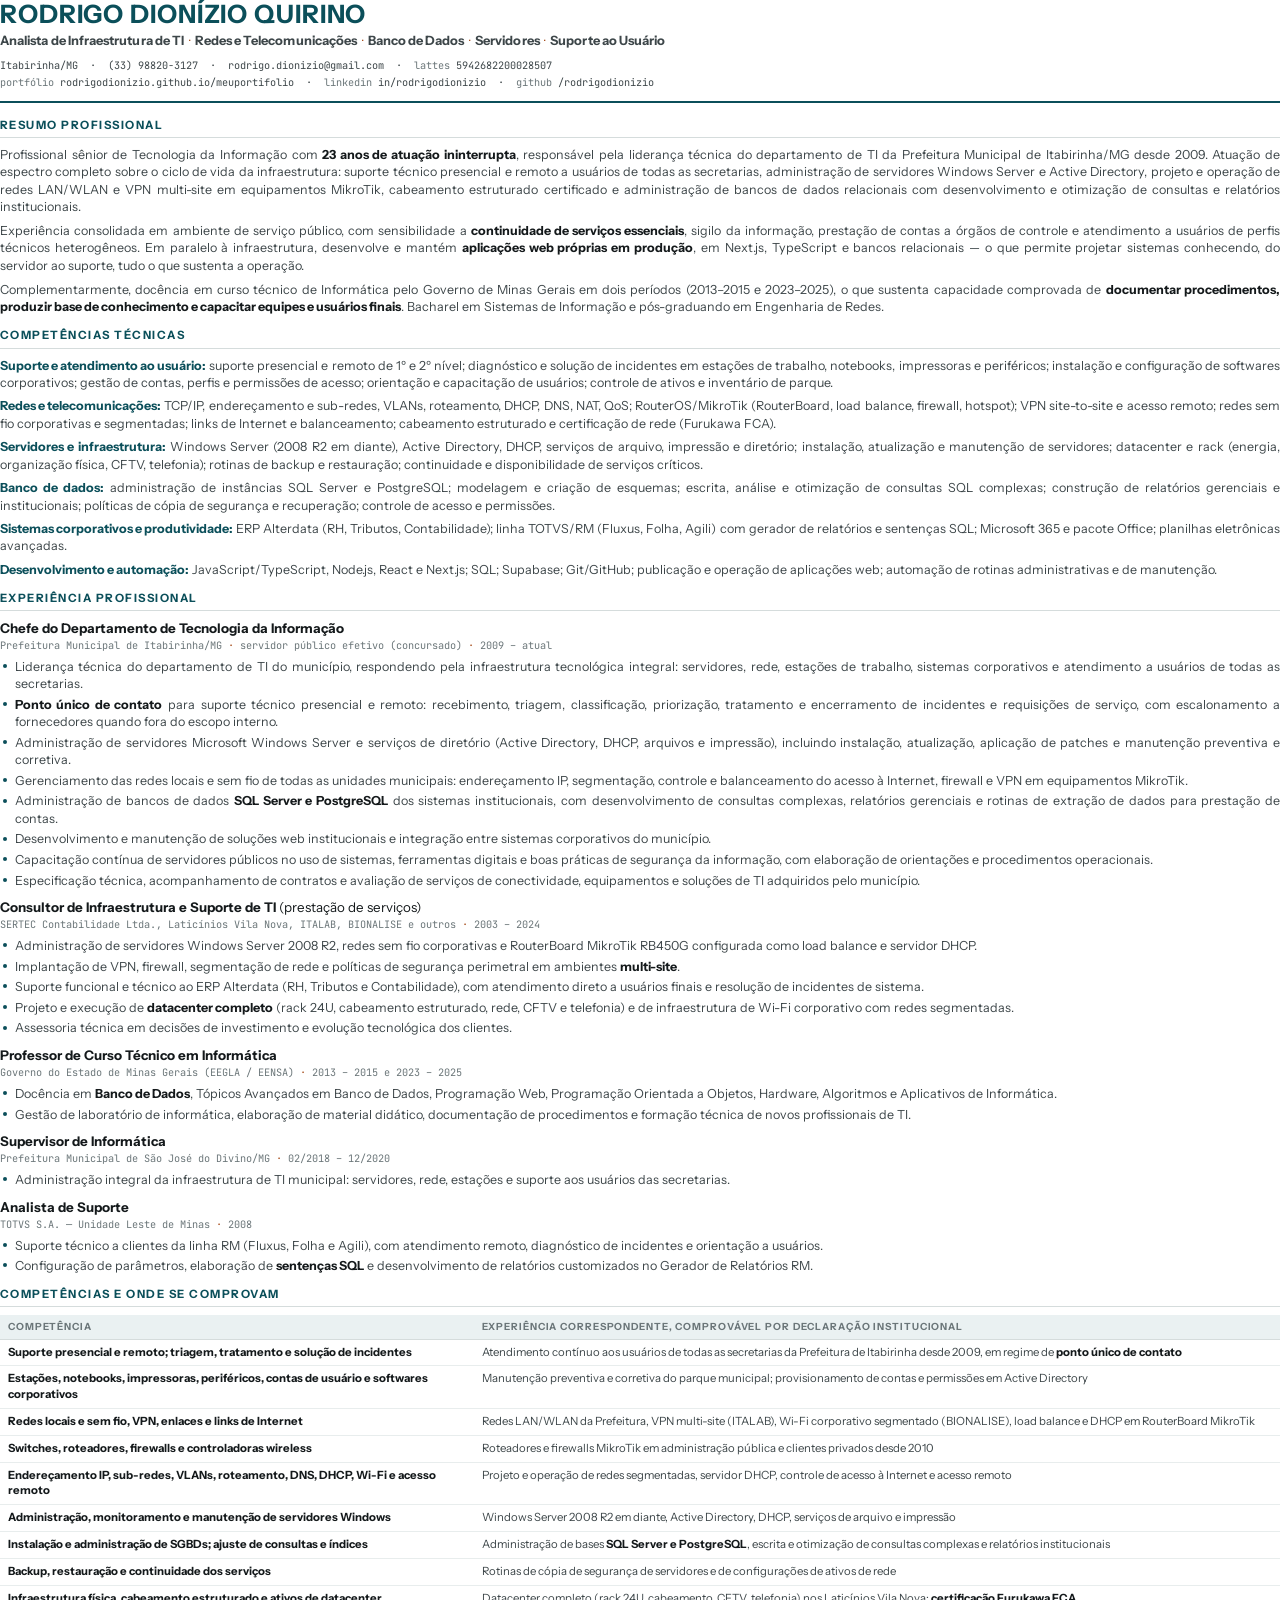
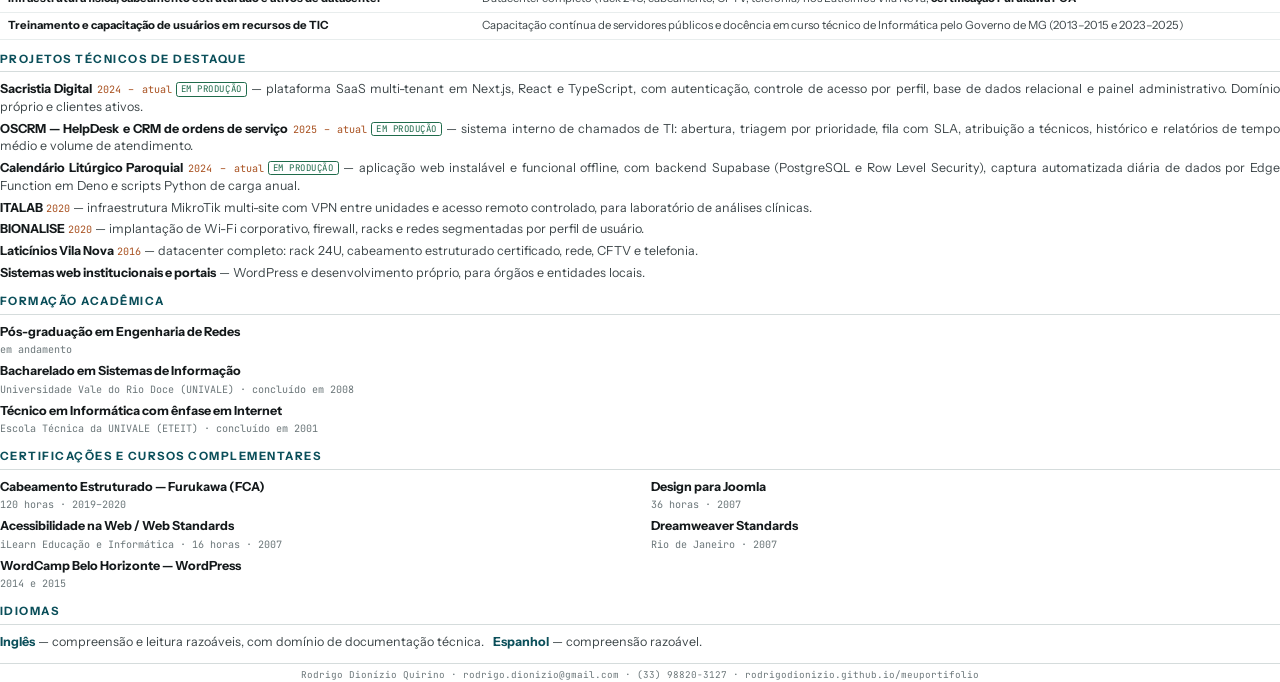
<file: docs/assets/cv/fonte/curriculo.html>
<!doctype html>
<html lang="pt-BR">
<head>
<meta charset="utf-8">
<title>Currículo — Rodrigo Dionízio Quirino</title>
<link rel="stylesheet" href="fontes.css">
<style>
  :root{
    --tinta:#14191b;
    --tinta-2:#3d4649;
    --tinta-3:#6b7679;
    --marca:#0B4F5A;
    --marca-clara:#EAF1F2;
    --destaque:#A8501F;
    --regua:#d5dcdc;
    --regua-fina:#e8eded;
  }

  @page{ size:A4; margin:13mm 14mm 12mm; }

  *{ box-sizing:border-box; }

  html,body{ margin:0; padding:0; }

  body{
    font-family:'CVSans','Segoe UI',Arial,sans-serif;
    font-size:9.4pt;
    line-height:1.39;
    color:var(--tinta);
    -webkit-font-smoothing:antialiased;
  }

  /* ---------- cabeçalho ---------- */
  .topo{ border-bottom:2.2pt solid var(--marca); padding-bottom:7pt; margin-bottom:11pt; }
  h1{
    font-size:19pt; font-weight:700; letter-spacing:.035em;
    text-transform:uppercase; margin:0 0 3pt; line-height:1.1; color:var(--marca);
  }
  .cargo{
    font-size:9.6pt; font-weight:700; color:var(--tinta-2);
    margin:0 0 6pt; letter-spacing:.005em;
  }
  .cargo .sep{ color:var(--destaque); font-weight:400; padding:0 2pt; }
  .contatos{
    font-family:'CVMono',monospace; font-size:7.7pt; color:var(--tinta-2);
    line-height:1.65; margin:0;
  }
  .contatos a{ color:var(--tinta-2); text-decoration:none; }
  .contatos .rot{ color:var(--tinta-3); }

  /* ---------- seções ---------- */
  h2{
    font-size:8.6pt; font-weight:700; text-transform:uppercase; letter-spacing:.13em;
    color:var(--marca); margin:0 0 6pt; padding-bottom:2.5pt;
    border-bottom:.6pt solid var(--regua);
    break-after:avoid; page-break-after:avoid;
  }
  section{ margin-bottom:9.5pt; }

  p{ margin:0 0 5pt; text-align:justify; }
  p:last-child{ margin-bottom:0; }
  strong{ font-weight:700; }

  .resumo p{ color:var(--tinta-2); }
  .resumo strong{ color:var(--tinta); }

  /* ---------- competências ---------- */
  .comp{ margin-bottom:4.5pt; text-align:justify; color:var(--tinta-2); }
  .comp:last-child{ margin-bottom:0; }
  .comp b{ color:var(--marca); font-weight:700; }

  /* ---------- experiência ---------- */
  .cargo-bloco{ margin-bottom:7pt; }
  .cargo-bloco:last-child{ margin-bottom:0; }
  .cargo-titulo{
    font-size:10pt; font-weight:700; margin:0 0 1pt; color:var(--tinta);
    break-after:avoid; page-break-after:avoid;
  }
  .cargo-org{
    font-family:'CVMono',monospace; font-size:7.7pt; color:var(--tinta-3);
    margin:0 0 3.5pt; break-after:avoid; page-break-after:avoid;
  }
  .cargo-org b{ color:var(--destaque); font-weight:400; }
  ul{ margin:0; padding:0 0 0 11pt; list-style:none; }
  li{ position:relative; margin-bottom:2.4pt; color:var(--tinta-2); text-align:justify;
       break-inside:avoid; page-break-inside:avoid; }
  li:last-child{ margin-bottom:0; }
  li::before{
    content:""; position:absolute; left:-9pt; top:4.6pt;
    width:3pt; height:3pt; border-radius:50%; background:var(--marca);
  }
  li b{ color:var(--tinta); }

  /* ---------- tabela competência × evidência ---------- */
  table{ width:100%; border-collapse:collapse; font-size:8.5pt; }
  thead{ display:table-header-group; }
  th{
    text-align:left; font-size:7.4pt; font-weight:700; text-transform:uppercase;
    letter-spacing:.09em; color:var(--tinta-3); background:var(--marca-clara);
    padding:3.5pt 6pt; border-bottom:.6pt solid var(--regua);
  }
  td{
    padding:3.8pt 6pt; vertical-align:top; border-bottom:.5pt solid var(--regua-fina);
    color:var(--tinta-2);
  }
  td:first-child{ width:37%; font-weight:700; color:var(--tinta); }
  tr{ break-inside:avoid; page-break-inside:avoid; }
  td b{ color:var(--tinta); }

  /* ---------- projetos ---------- */
  .proj{ margin-bottom:3.4pt; color:var(--tinta-2); text-align:justify; }
  .proj:last-child{ margin-bottom:0; }
  .proj b{ color:var(--tinta); }
  .proj .ano{ font-family:'CVMono',monospace; font-size:7.6pt; color:var(--destaque); }
  .proj .marca{
    display:inline-block; font-family:'CVMono',monospace; font-size:6.8pt;
    letter-spacing:.06em; text-transform:uppercase; color:#1F6B4B;
    border:.5pt solid #1F6B4B; border-radius:2pt; padding:0 3pt; margin-left:3pt;
    vertical-align:1pt;
  }

  /* ---------- formação ---------- */
  .form-item{ margin-bottom:3.6pt; }
  .form-item:last-child{ margin-bottom:0; }
  .form-titulo{ font-weight:700; }
  .form-meta{ font-family:'CVMono',monospace; font-size:7.6pt; color:var(--tinta-3); }

  .duas{ column-count:2; column-gap:16pt; }
  .duas .form-item{ break-inside:avoid; page-break-inside:avoid; }

  .rodape{
    margin-top:7pt; padding-top:4pt; border-top:.6pt solid var(--regua);
    font-family:'CVMono',monospace; font-size:7pt; color:var(--tinta-3);
    text-align:center;
  }
</style>
</head>
<body>

<header class="topo">
  <h1>Rodrigo Dionízio Quirino</h1>
  <p class="cargo">
    Analista de Infraestrutura de TI <span class="sep">·</span> Redes e Telecomunicações
    <span class="sep">·</span> Banco de Dados <span class="sep">·</span> Servidores
    <span class="sep">·</span> Suporte ao Usuário
  </p>
  <p class="contatos">
    Itabirinha/MG &nbsp;·&nbsp; (33) 98820-3127 &nbsp;·&nbsp; rodrigo.dionizio@gmail.com
    &nbsp;·&nbsp; <span class="rot">lattes</span>&nbsp;5942682200028507<br>
    <span class="rot">portfólio</span>&nbsp;rodrigodionizio.github.io/meuportifolio &nbsp;·&nbsp;
    <span class="rot">linkedin</span>&nbsp;in/rodrigodionizio &nbsp;·&nbsp;
    <span class="rot">github</span>&nbsp;/rodrigodionizio
  </p>
</header>

<section class="resumo">
  <h2>Resumo profissional</h2>
  <p>
    Profissional sênior de Tecnologia da Informação com <strong>23 anos de atuação ininterrupta</strong>, responsável
    pela liderança técnica do departamento de TI da Prefeitura Municipal de Itabirinha/MG desde 2009. Atuação de
    espectro completo sobre o ciclo de vida da infraestrutura: suporte técnico presencial e remoto a usuários de todas
    as secretarias, administração de servidores Windows Server e Active Directory, projeto e operação de redes
    LAN/WLAN e VPN multi-site em equipamentos MikroTik, cabeamento estruturado certificado e administração de bancos de
    dados relacionais com desenvolvimento e otimização de consultas e relatórios institucionais.
  </p>
  <p>
    Experiência consolidada em ambiente de serviço público, com sensibilidade a <strong>continuidade de serviços
    essenciais</strong>, sigilo da informação, prestação de contas a órgãos de controle e atendimento a usuários de
    perfis técnicos heterogêneos. Em paralelo à infraestrutura, desenvolve e mantém <strong>aplicações web próprias em
    produção</strong>, em Next.js, TypeScript e bancos relacionais — o que permite projetar sistemas conhecendo, do
    servidor ao suporte, tudo o que sustenta a operação.
  </p>
  <p>
    Complementarmente, docência em curso técnico de Informática pelo Governo de Minas Gerais em dois períodos (2013–2015 e 2023–2025), o que
    sustenta capacidade comprovada de <strong>documentar procedimentos, produzir base de conhecimento e capacitar
    equipes e usuários finais</strong>. Bacharel em Sistemas de Informação e pós-graduando em Engenharia de Redes.
  </p>
</section>

<section>
  <h2>Competências técnicas</h2>
  <p class="comp"><b>Suporte e atendimento ao usuário:</b> suporte presencial e remoto de 1º e 2º nível; diagnóstico e
    solução de incidentes em estações de trabalho, notebooks, impressoras e periféricos; instalação e configuração de
    softwares corporativos; gestão de contas, perfis e permissões de acesso; orientação e capacitação de usuários;
    controle de ativos e inventário de parque.</p>
  <p class="comp"><b>Redes e telecomunicações:</b> TCP/IP, endereçamento e sub-redes, VLANs, roteamento, DHCP, DNS, NAT,
    QoS; RouterOS/MikroTik (RouterBoard, load balance, firewall, hotspot); VPN site-to-site e acesso remoto; redes sem
    fio corporativas e segmentadas; links de Internet e balanceamento; cabeamento estruturado e certificação de rede
    (Furukawa FCA).</p>
  <p class="comp"><b>Servidores e infraestrutura:</b> Windows Server (2008 R2 em diante), Active Directory, DHCP,
    serviços de arquivo, impressão e diretório; instalação, atualização e manutenção de servidores; datacenter e rack
    (energia, organização física, CFTV, telefonia); rotinas de backup e restauração; continuidade e disponibilidade de
    serviços críticos.</p>
  <p class="comp"><b>Banco de dados:</b> administração de instâncias SQL Server e PostgreSQL; modelagem e criação de
    esquemas; escrita, análise e otimização de consultas SQL complexas; construção de relatórios gerenciais e
    institucionais; políticas de cópia de segurança e recuperação; controle de acesso e permissões.</p>
  <p class="comp"><b>Sistemas corporativos e produtividade:</b> ERP Alterdata (RH, Tributos, Contabilidade); linha
    TOTVS/RM (Fluxus, Folha, Agili) com gerador de relatórios e sentenças SQL; Microsoft 365 e pacote Office; planilhas
    eletrônicas avançadas.</p>
  <p class="comp"><b>Desenvolvimento e automação:</b> JavaScript/TypeScript, Node.js, React e Next.js; SQL; Supabase;
    Git/GitHub; publicação e operação de aplicações web; automação de rotinas administrativas e de manutenção.</p>
</section>

<section>
  <h2>Experiência profissional</h2>

  <div class="cargo-bloco">
    <p class="cargo-titulo">Chefe do Departamento de Tecnologia da Informação</p>
    <p class="cargo-org">Prefeitura Municipal de Itabirinha/MG <b>·</b> servidor público efetivo (concursado) <b>·</b> 2009 – atual</p>
    <ul>
      <li>Liderança técnica do departamento de TI do município, respondendo pela infraestrutura tecnológica integral:
        servidores, rede, estações de trabalho, sistemas corporativos e atendimento a usuários de todas as secretarias.</li>
      <li><b>Ponto único de contato</b> para suporte técnico presencial e remoto: recebimento, triagem, classificação,
        priorização, tratamento e encerramento de incidentes e requisições de serviço, com escalonamento a fornecedores
        quando fora do escopo interno.</li>
      <li>Administração de servidores Microsoft Windows Server e serviços de diretório (Active Directory, DHCP, arquivos
        e impressão), incluindo instalação, atualização, aplicação de patches e manutenção preventiva e corretiva.</li>
      <li>Gerenciamento das redes locais e sem fio de todas as unidades municipais: endereçamento IP, segmentação,
        controle e balanceamento do acesso à Internet, firewall e VPN em equipamentos MikroTik.</li>
      <li>Administração de bancos de dados <b>SQL Server e PostgreSQL</b> dos sistemas institucionais, com
        desenvolvimento de consultas complexas, relatórios gerenciais e rotinas de extração de dados para prestação de
        contas.</li>
      <li>Desenvolvimento e manutenção de soluções web institucionais e integração entre sistemas corporativos do
        município.</li>
      <li>Capacitação contínua de servidores públicos no uso de sistemas, ferramentas digitais e boas práticas de
        segurança da informação, com elaboração de orientações e procedimentos operacionais.</li>
      <li>Especificação técnica, acompanhamento de contratos e avaliação de serviços de conectividade, equipamentos e
        soluções de TI adquiridos pelo município.</li>
    </ul>
  </div>

  <div class="cargo-bloco">
    <p class="cargo-titulo">Consultor de Infraestrutura e Suporte de TI <span style="font-weight:400">(prestação de serviços)</span></p>
    <p class="cargo-org">SERTEC Contabilidade Ltda., Laticínios Vila Nova, ITALAB, BIONALISE e outros <b>·</b> 2003 – 2024</p>
    <ul>
      <li>Administração de servidores Windows Server 2008 R2, redes sem fio corporativas e RouterBoard MikroTik RB450G
        configurada como load balance e servidor DHCP.</li>
      <li>Implantação de VPN, firewall, segmentação de rede e políticas de segurança perimetral em ambientes
        <b>multi-site</b>.</li>
      <li>Suporte funcional e técnico ao ERP Alterdata (RH, Tributos e Contabilidade), com atendimento direto a usuários
        finais e resolução de incidentes de sistema.</li>
      <li>Projeto e execução de <b>datacenter completo</b> (rack 24U, cabeamento estruturado, rede, CFTV e telefonia) e
        de infraestrutura de Wi-Fi corporativo com redes segmentadas.</li>
      <li>Assessoria técnica em decisões de investimento e evolução tecnológica dos clientes.</li>
    </ul>
  </div>

  <div class="cargo-bloco">
    <p class="cargo-titulo">Professor de Curso Técnico em Informática</p>
    <p class="cargo-org">Governo do Estado de Minas Gerais (EEGLA / EENSA) <b>·</b> 2013 – 2015 e 2023 – 2025</p>
    <ul>
      <li>Docência em <b>Banco de Dados</b>, Tópicos Avançados em Banco de Dados, Programação Web, Programação
        Orientada a Objetos, Hardware, Algoritmos e Aplicativos de Informática.</li>
      <li>Gestão de laboratório de informática, elaboração de material didático, documentação de procedimentos e
        formação técnica de novos profissionais de TI.</li>
    </ul>
  </div>

  <div class="cargo-bloco">
    <p class="cargo-titulo">Supervisor de Informática</p>
    <p class="cargo-org">Prefeitura Municipal de São José do Divino/MG <b>·</b> 02/2018 – 12/2020</p>
    <ul>
      <li>Administração integral da infraestrutura de TI municipal: servidores, rede, estações e suporte aos usuários
        das secretarias.</li>
    </ul>
  </div>

  <div class="cargo-bloco">
    <p class="cargo-titulo">Analista de Suporte</p>
    <p class="cargo-org">TOTVS S.A. — Unidade Leste de Minas <b>·</b> 2008</p>
    <ul>
      <li>Suporte técnico a clientes da linha RM (Fluxus, Folha e Agili), com atendimento remoto, diagnóstico de
        incidentes e orientação a usuários.</li>
      <li>Configuração de parâmetros, elaboração de <b>sentenças SQL</b> e desenvolvimento de relatórios customizados
        no Gerador de Relatórios RM.</li>
    </ul>
  </div>
</section>

<section>
  <h2>Competências e onde se comprovam</h2>
  <table>
    <thead>
      <tr><th>Competência</th><th>Experiência correspondente, comprovável por declaração institucional</th></tr>
    </thead>
    <tbody>
      <tr>
        <td>Suporte presencial e remoto; triagem, tratamento e solução de incidentes</td>
        <td>Atendimento contínuo aos usuários de todas as secretarias da Prefeitura de Itabirinha desde 2009, em regime de <b>ponto único de contato</b></td>
      </tr>
      <tr>
        <td>Estações, notebooks, impressoras, periféricos, contas de usuário e softwares corporativos</td>
        <td>Manutenção preventiva e corretiva do parque municipal; provisionamento de contas e permissões em Active Directory</td>
      </tr>
      <tr>
        <td>Redes locais e sem fio, VPN, enlaces e links de Internet</td>
        <td>Redes LAN/WLAN da Prefeitura, VPN multi-site (ITALAB), Wi-Fi corporativo segmentado (BIONALISE), load balance e DHCP em RouterBoard MikroTik</td>
      </tr>
      <tr>
        <td>Switches, roteadores, firewalls e controladoras wireless</td>
        <td>Roteadores e firewalls MikroTik em administração pública e clientes privados desde 2010</td>
      </tr>
      <tr>
        <td>Endereçamento IP, sub-redes, VLANs, roteamento, DNS, DHCP, Wi-Fi e acesso remoto</td>
        <td>Projeto e operação de redes segmentadas, servidor DHCP, controle de acesso à Internet e acesso remoto</td>
      </tr>
      <tr>
        <td>Administração, monitoramento e manutenção de servidores Windows</td>
        <td>Windows Server 2008 R2 em diante, Active Directory, DHCP, serviços de arquivo e impressão</td>
      </tr>
      <tr>
        <td>Instalação e administração de SGBDs; ajuste de consultas e índices</td>
        <td>Administração de bases <b>SQL Server e PostgreSQL</b>, escrita e otimização de consultas complexas e relatórios institucionais</td>
      </tr>
      <tr>
        <td>Backup, restauração e continuidade dos serviços</td>
        <td>Rotinas de cópia de segurança de servidores e de configurações de ativos de rede</td>
      </tr>
      <tr>
        <td>Infraestrutura física, cabeamento estruturado e ativos de datacenter</td>
        <td>Datacenter completo (rack 24U, cabeamento, CFTV, telefonia) nos Laticínios Vila Nova; <b>certificação Furukawa FCA</b></td>
      </tr>
      <tr>
        <td>Treinamento e capacitação de usuários em recursos de TIC</td>
        <td>Capacitação contínua de servidores públicos e docência em curso técnico de Informática pelo Governo de MG (2013–2015 e 2023–2025)</td>
      </tr>
    </tbody>
  </table>
</section>

<section>
  <h2>Projetos técnicos de destaque</h2>
  <p class="proj"><b>Sacristia Digital</b> <span class="ano">2024 – atual</span><span class="marca">em produção</span> —
    plataforma SaaS multi-tenant em Next.js, React e TypeScript, com autenticação, controle de acesso por perfil, base
    de dados relacional e painel administrativo. Domínio próprio e clientes ativos.</p>
  <p class="proj"><b>OSCRM — HelpDesk e CRM de ordens de serviço</b> <span class="ano">2025 – atual</span><span class="marca">em produção</span> —
    sistema interno de chamados de TI: abertura, triagem por prioridade, fila com SLA, atribuição a técnicos, histórico
    e relatórios de tempo médio e volume de atendimento.</p>
  <p class="proj"><b>Calendário Litúrgico Paroquial</b> <span class="ano">2024 – atual</span><span class="marca">em produção</span> —
    aplicação web instalável e funcional offline, com backend Supabase (PostgreSQL e Row Level Security), captura
    automatizada diária de dados por Edge Function em Deno e scripts Python de carga anual.</p>
  <p class="proj"><b>ITALAB</b> <span class="ano">2020</span> — infraestrutura MikroTik multi-site com VPN entre
    unidades e acesso remoto controlado, para laboratório de análises clínicas.</p>
  <p class="proj"><b>BIONALISE</b> <span class="ano">2020</span> — implantação de Wi-Fi corporativo, firewall, racks e
    redes segmentadas por perfil de usuário.</p>
  <p class="proj"><b>Laticínios Vila Nova</b> <span class="ano">2016</span> — datacenter completo: rack 24U, cabeamento
    estruturado certificado, rede, CFTV e telefonia.</p>
  <p class="proj"><b>Sistemas web institucionais e portais</b> — WordPress e desenvolvimento próprio, para órgãos e
    entidades locais.</p>
</section>

<section>
  <h2>Formação acadêmica</h2>
  <div class="form-item">
    <span class="form-titulo">Pós-graduação em Engenharia de Redes</span><br>
    <span class="form-meta">em andamento</span>
  </div>
  <div class="form-item">
    <span class="form-titulo">Bacharelado em Sistemas de Informação</span><br>
    <span class="form-meta">Universidade Vale do Rio Doce (UNIVALE) · concluído em 2008</span>
  </div>
  <div class="form-item">
    <span class="form-titulo">Técnico em Informática com ênfase em Internet</span><br>
    <span class="form-meta">Escola Técnica da UNIVALE (ETEIT) · concluído em 2001</span>
  </div>
</section>

<section>
  <h2>Certificações e cursos complementares</h2>
  <div class="duas">
    <div class="form-item">
      <span class="form-titulo">Cabeamento Estruturado — Furukawa (FCA)</span><br>
      <span class="form-meta">120 horas · 2019–2020</span>
    </div>
    <div class="form-item">
      <span class="form-titulo">Acessibilidade na Web / Web Standards</span><br>
      <span class="form-meta">iLearn Educação e Informática · 16 horas · 2007</span>
    </div>
    <div class="form-item">
      <span class="form-titulo">WordCamp Belo Horizonte — WordPress</span><br>
      <span class="form-meta">2014 e 2015</span>
    </div>
    <div class="form-item">
      <span class="form-titulo">Design para Joomla</span><br>
      <span class="form-meta">36 horas · 2007</span>
    </div>
    <div class="form-item">
      <span class="form-titulo">Dreamweaver Standards</span><br>
      <span class="form-meta">Rio de Janeiro · 2007</span>
    </div>
  </div>
</section>

<section>
  <h2>Idiomas</h2>
  <p class="comp"><b>Inglês</b> — compreensão e leitura razoáveis, com domínio de documentação técnica.
    &nbsp;&nbsp;<b>Espanhol</b> — compreensão razoável.</p>
</section>

<p class="rodape">Rodrigo Dionízio Quirino · rodrigo.dionizio@gmail.com · (33) 98820-3127 · rodrigodionizio.github.io/meuportifolio</p>

</body>
</html>
</file>
<file: docs/assets/css/fonts.css>
/* Fontes hospedadas no próprio site: tira a dependência do Google Fonts
   do caminho crítico. Geradas a partir do css2 oficial, subsets latin e latin-ext. */
@font-face {
  font-family: 'Instrument Sans';
  font-style: normal;
  font-weight: 400;
  font-display: swap;
  src: url('../fonts/instrument-sans-400-latin.woff2') format('woff2');
}
@font-face {
  font-family: 'Instrument Sans';
  font-style: normal;
  font-weight: 500;
  font-display: swap;
  src: url('../fonts/instrument-sans-500-latin.woff2') format('woff2');
}
@font-face {
  font-family: 'Instrument Sans';
  font-style: normal;
  font-weight: 600;
  font-display: swap;
  src: url('../fonts/instrument-sans-600-latin.woff2') format('woff2');
}
@font-face {
  font-family: 'JetBrains Mono';
  font-style: normal;
  font-weight: 400;
  font-display: swap;
  src: url('../fonts/jetbrains-mono-400-latin.woff2') format('woff2');
}
@font-face {
  font-family: 'JetBrains Mono';
  font-style: normal;
  font-weight: 500;
  font-display: swap;
  src: url('../fonts/jetbrains-mono-500-latin.woff2') format('woff2');
}
@font-face {
  font-family: 'JetBrains Mono';
  font-style: normal;
  font-weight: 700;
  font-display: swap;
  src: url('../fonts/jetbrains-mono-700-latin.woff2') format('woff2');
}
@font-face {
  font-family: 'Space Grotesk';
  font-style: normal;
  font-weight: 500;
  font-display: swap;
  src: url('../fonts/space-grotesk-500-latin.woff2') format('woff2');
}
@font-face {
  font-family: 'Space Grotesk';
  font-style: normal;
  font-weight: 600;
  font-display: swap;
  src: url('../fonts/space-grotesk-600-latin.woff2') format('woff2');
}
@font-face {
  font-family: 'Space Grotesk';
  font-style: normal;
  font-weight: 700;
  font-display: swap;
  src: url('../fonts/space-grotesk-700-latin.woff2') format('woff2');
}
</file>
<file: docs/assets/css/style.css>
/* ==========================================================================
   Portfólio Rodrigo Dionizio
   Design system — Infraestrutura de TI · Desenvolvimento Full Stack
   Tipografia: Archivo (títulos) · Instrument Sans (texto) · JetBrains Mono (dados)
   ========================================================================== */

/* --------------------------------------------------------------------------
   1. Tokens
   -------------------------------------------------------------------------- */
:root {
  /* Superfícies e texto — tema claro */
  --paper:        #F6F8F7;
  --surface:      #FFFFFF;
  --surface-2:    #EFF3F2;
  --surface-3:    #E5EBEA;
  --ink:          #101719;
  --ink-2:        #4B585B;
  --ink-3:        #5F6D70;
  --rule:         #DCE4E3;
  --rule-soft:    #E9EFEE;

  /* Marca */
  --brand:        #0B4F5A;
  --brand-ink:    #08404A;
  --brand-soft:   #E1EDEF;
  --brand-line:   #B9D5DA;

  /* Destaque (CTA e ênfase pontual) */
  --accent:       #A8501F;
  --accent-ink:   #8C4218;
  --accent-soft:  #F7E9DF;

  /* Estados */
  --ok:           #1F6B4B;
  --ok-soft:      #DFF0E7;
  --warn:         #8A5B08;
  --warn-soft:    #F7EBD4;
  --err:          #9E2F24;
  --err-soft:     #F7E2DF;

  --shadow-sm:    0 1px 2px rgba(16, 23, 25, .05);
  --shadow-md:    0 2px 4px rgba(16, 23, 25, .05), 0 12px 28px -20px rgba(16, 23, 25, .35);
  --shadow-lg:    0 4px 8px rgba(16, 23, 25, .06), 0 24px 48px -28px rgba(16, 23, 25, .4);

  /* Tipografia */
  --font-display: "Space Grotesk", "Helvetica Neue", Arial, sans-serif;
  --font-body:    "Instrument Sans", "Segoe UI", system-ui, -apple-system, sans-serif;
  --font-mono:    "JetBrains Mono", ui-monospace, SFMono-Regular, Menlo, monospace;

  --step--2: clamp(.72rem, .70rem + .08vw, .78rem);
  --step--1: clamp(.83rem, .81rem + .10vw, .89rem);
  --step-0:  clamp(1rem, .97rem + .14vw, 1.06rem);
  --step-1:  clamp(1.15rem, 1.09rem + .28vw, 1.32rem);
  --step-2:  clamp(1.38rem, 1.27rem + .52vw, 1.72rem);
  --step-3:  clamp(1.72rem, 1.50rem + 1.0vw, 2.4rem);
  --step-4:  clamp(2.1rem, 1.72rem + 1.85vw, 3.4rem);
  --step-5:  clamp(2.6rem, 1.95rem + 3.1vw, 4.6rem);

  /* Espaçamento */
  --sp-1: .25rem;  --sp-2: .5rem;   --sp-3: .75rem;  --sp-4: 1rem;
  --sp-5: 1.5rem;  --sp-6: 2rem;    --sp-7: 3rem;    --sp-8: 4rem;
  --sp-9: 6rem;

  --radius-sm: 4px;
  --radius-md: 8px;
  --radius-lg: 14px;

  --wrap: 74rem;
  --measure: 68ch;

  --header-h: 4.25rem;
  --ease: cubic-bezier(.4, 0, .2, 1);
}

/* Tema escuro — sistema (só quando o visitante não escolheu claro) */
@media (prefers-color-scheme: dark) {
  :root:not([data-theme="light"]) {
    --paper:       #0A1012;
    --surface:     #111A1C;
    --surface-2:   #172225;
    --surface-3:   #1F2C2F;
    --ink:         #E8EFEE;
    --ink-2:       #A7B5B6;
    --ink-3:       #7F8E90;
    --rule:        #243133;
    --rule-soft:   #1B2628;

    --brand:       #58BCC9;
    --brand-ink:   #86D5DF;
    --brand-soft:  #10333A;
    --brand-line:  #1E4A53;

    --accent:      #E0905E;
    --accent-ink:  #EFAA7E;
    --accent-soft: #33200F;

    --ok:          #5BC291;
    --ok-soft:     #122C22;
    --warn:        #DDA94E;
    --warn-soft:   #2E2411;
    --err:         #E5796A;
    --err-soft:    #33201D;

    --shadow-sm:   0 1px 2px rgba(0, 0, 0, .4);
    --shadow-md:   0 2px 4px rgba(0, 0, 0, .4), 0 12px 28px -20px rgba(0, 0, 0, .9);
    --shadow-lg:   0 4px 8px rgba(0, 0, 0, .45), 0 24px 48px -28px rgba(0, 0, 0, .95);
  }
}

/* Tema escuro — escolha explícita */
:root[data-theme="dark"] {
  --paper:       #0A1012;
  --surface:     #111A1C;
  --surface-2:   #172225;
  --surface-3:   #1F2C2F;
  --ink:         #E8EFEE;
  --ink-2:       #A7B5B6;
  --ink-3:       #7F8E90;
  --rule:        #243133;
  --rule-soft:   #1B2628;

  --brand:       #58BCC9;
  --brand-ink:   #86D5DF;
  --brand-soft:  #10333A;
  --brand-line:  #1E4A53;

  --accent:      #E0905E;
  --accent-ink:  #EFAA7E;
  --accent-soft: #33200F;

  --ok:          #5BC291;
  --ok-soft:     #122C22;
  --warn:        #DDA94E;
  --warn-soft:   #2E2411;
  --err:         #E5796A;
  --err-soft:    #33201D;

  --shadow-sm:   0 1px 2px rgba(0, 0, 0, .4);
  --shadow-md:   0 2px 4px rgba(0, 0, 0, .4), 0 12px 28px -20px rgba(0, 0, 0, .9);
  --shadow-lg:   0 4px 8px rgba(0, 0, 0, .45), 0 24px 48px -28px rgba(0, 0, 0, .95);
}

/* --------------------------------------------------------------------------
   2. Reset e base
   -------------------------------------------------------------------------- */
*, *::before, *::after { box-sizing: border-box; }

html {
  scroll-behavior: smooth;
  scroll-padding-top: calc(var(--header-h) + 1rem);
  -webkit-text-size-adjust: 100%;
}

body {
  margin: 0;
  background: var(--paper);
  color: var(--ink);
  font-family: var(--font-body);
  font-size: var(--step-0);
  line-height: 1.65;
  -webkit-font-smoothing: antialiased;
  text-rendering: optimizeLegibility;
}

h1, h2, h3, h4 {
  font-family: var(--font-display);
  font-weight: 700;
  line-height: 1.15;
  letter-spacing: -.02em;
  text-wrap: balance;
  margin: 0;
  color: var(--ink);
}

p { margin: 0; }
ul, ol { margin: 0; padding: 0; }
img, svg, picture { display: block; max-width: 100%; }
img { height: auto; }

a {
  color: var(--brand-ink);
  text-decoration-thickness: 1px;
  text-underline-offset: .18em;
  transition: color var(--ease) .18s;
}
a:hover { color: var(--accent); }

:focus-visible {
  outline: 2px solid var(--accent);
  outline-offset: 3px;
  border-radius: var(--radius-sm);
}

::selection { background: var(--brand-soft); color: var(--ink); }

.icon {
  width: 1.25em;
  height: 1.25em;
  flex: none;
  fill: none;
  stroke: currentColor;
  stroke-width: 1.6;
  stroke-linecap: round;
  stroke-linejoin: round;
}

.sr-only {
  position: absolute; width: 1px; height: 1px;
  padding: 0; margin: -1px; overflow: hidden;
  clip: rect(0 0 0 0); white-space: nowrap; border: 0;
}

.skip-link {
  position: absolute; left: var(--sp-4); top: var(--sp-4);
  z-index: 200;
  transform: translateY(-200%);
  background: var(--brand);
  color: #fff;
  padding: .7rem 1.2rem;
  border-radius: var(--radius-md);
  font-weight: 600;
  text-decoration: none;
  box-shadow: var(--shadow-lg);
  transition: transform var(--ease) .2s;
}
.skip-link:focus { transform: translateY(0); color: #fff; }

/* --------------------------------------------------------------------------
   3. Layout
   -------------------------------------------------------------------------- */
.wrap {
  width: 100%;
  max-width: var(--wrap);
  margin-inline: auto;
  padding-inline: clamp(1.15rem, 4vw, 2.5rem);
}

.section { padding-block: clamp(3.5rem, 8vw, 6.5rem); }
.section--alt { background: var(--surface); border-block: 1px solid var(--rule); }

.section-head {
  display: flex;
  flex-direction: column;
  gap: var(--sp-3);
  margin-bottom: var(--sp-7);
  max-width: var(--measure);
}

.eyebrow {
  font-family: var(--font-mono);
  font-size: var(--step--2);
  font-weight: 500;
  letter-spacing: .16em;
  text-transform: uppercase;
  color: var(--brand);
  display: flex;
  align-items: center;
  gap: .6rem;
}
.eyebrow::before {
  content: "";
  width: 1.6rem; height: 2px;
  background: var(--accent);
  flex: none;
}

.section-title { font-size: var(--step-3); }
.section-intro { color: var(--ink-2); font-size: var(--step-1); max-width: var(--measure); }

/* --------------------------------------------------------------------------
   4. Cabeçalho e navegação
   -------------------------------------------------------------------------- */
.site-header {
  position: sticky;
  top: 0;
  z-index: 100;
  background: color-mix(in srgb, var(--paper) 88%, transparent);
  backdrop-filter: saturate(1.6) blur(12px);
  border-bottom: 1px solid transparent;
  transition: border-color var(--ease) .2s, background var(--ease) .2s;
}
.site-header.is-stuck {
  border-bottom-color: var(--rule);
  background: color-mix(in srgb, var(--paper) 96%, transparent);
}

.nav {
  height: var(--header-h);
  display: flex;
  align-items: center;
  gap: var(--sp-5);
}

.brandmark {
  display: inline-flex;
  align-items: center;
  gap: .6rem;
  font-family: var(--font-display);
  font-weight: 700;
  letter-spacing: -.02em;
  color: var(--ink);
  text-decoration: none;
  margin-right: auto;
}
.brandmark:hover { color: var(--ink); }
.brandmark__mark {
  width: 2.1rem; height: 2.1rem;
  border-radius: var(--radius-md);
  background: var(--brand);
  color: #fff;
  display: grid;
  place-items: center;
  font-size: .82rem;
  letter-spacing: .01em;
  flex: none;
}
.brandmark__mark span { color: #E9A574; }
.brandmark__text { font-size: .98rem; }
.brandmark__role {
  display: block;
  font-family: var(--font-mono);
  font-size: .62rem;
  font-weight: 400;
  letter-spacing: .12em;
  text-transform: uppercase;
  color: var(--ink-3);
  margin-top: .1rem;
}

.nav-menu {
  display: flex;
  align-items: center;
  gap: var(--sp-1);
  list-style: none;
}
.nav-link {
  display: block;
  padding: .45rem .7rem;
  border-radius: var(--radius-sm);
  font-size: .93rem;
  font-weight: 500;
  color: var(--ink-2);
  text-decoration: none;
  transition: color var(--ease) .18s, background var(--ease) .18s;
}
.nav-link:hover { color: var(--ink); background: var(--surface-2); }
.nav-link.is-active { color: var(--brand-ink); background: var(--brand-soft); }

.nav-tools { display: flex; align-items: center; gap: var(--sp-2); }

.icon-btn {
  width: 2.35rem; height: 2.35rem;
  display: grid; place-items: center;
  border: 1px solid var(--rule);
  border-radius: var(--radius-md);
  background: var(--surface);
  color: var(--ink-2);
  cursor: pointer;
  transition: color var(--ease) .18s, border-color var(--ease) .18s;
}
.icon-btn:hover { color: var(--ink); border-color: var(--brand-line); }
.icon-btn .icon { width: 1.1rem; height: 1.1rem; }

[data-theme-icon="dark"] { display: none; }
:root[data-theme="dark"] [data-theme-icon="dark"] { display: block; }
:root[data-theme="dark"] [data-theme-icon="light"] { display: none; }
@media (prefers-color-scheme: dark) {
  :root:not([data-theme="light"]) [data-theme-icon="dark"] { display: block; }
  :root:not([data-theme="light"]) [data-theme-icon="light"] { display: none; }
}

.lang-switch {
  font-family: var(--font-mono);
  font-size: var(--step--2);
  font-weight: 500;
  letter-spacing: .08em;
  padding: .5rem .6rem;
  border: 1px solid var(--rule);
  border-radius: var(--radius-md);
  color: var(--ink-2);
  text-decoration: none;
  background: var(--surface);
}
.lang-switch:hover { color: var(--ink); border-color: var(--brand-line); }

.menu-toggle { display: none; }

/* --------------------------------------------------------------------------
   5. Botões
   -------------------------------------------------------------------------- */
.btn {
  display: inline-flex;
  align-items: center;
  justify-content: center;
  gap: .55rem;
  padding: .78rem 1.35rem;
  border: 1px solid transparent;
  border-radius: var(--radius-md);
  font-family: var(--font-body);
  font-size: .96rem;
  font-weight: 600;
  line-height: 1.2;
  text-decoration: none;
  cursor: pointer;
  transition: background var(--ease) .18s, border-color var(--ease) .18s,
              color var(--ease) .18s, transform var(--ease) .18s;
}
.btn:active { transform: translateY(1px); }
.btn .icon { width: 1.05rem; height: 1.05rem; }

.btn--primary { background: var(--accent); color: #fff; }
.btn--primary:hover { background: var(--accent-ink); color: #fff; }

.btn--brand { background: var(--brand); color: #fff; }
.btn--brand:hover { background: var(--brand-ink); color: #fff; }

.btn--outline {
  background: transparent;
  border-color: var(--rule);
  color: var(--ink);
}
.btn--outline:hover { border-color: var(--brand); color: var(--brand-ink); background: var(--surface); }

.btn--ghost { background: transparent; color: var(--ink-2); padding-inline: .4rem; }
.btn--ghost:hover { color: var(--accent); }

.btn--block { width: 100%; }
.btn[disabled] { opacity: .6; cursor: not-allowed; }

/* --------------------------------------------------------------------------
   6. Hero
   -------------------------------------------------------------------------- */
.hero {
  position: relative;
  padding-block: clamp(3rem, 7vw, 5.5rem) clamp(2.5rem, 5vw, 4rem);
  overflow: hidden;
}
.hero::before {
  content: "";
  position: absolute;
  inset: 0 0 auto 0;
  height: 3px;
  background: repeating-linear-gradient(
    to right, var(--brand) 0 4px, transparent 4px 16px
  );
  opacity: .35;
}

.hero-grid {
  display: grid;
  grid-template-columns: minmax(0, 1.35fr) minmax(0, .9fr);
  gap: clamp(2rem, 5vw, 4.5rem);
  align-items: center;
}

.hero-status {
  display: inline-flex;
  align-items: center;
  gap: .5rem;
  font-family: var(--font-mono);
  font-size: var(--step--2);
  letter-spacing: .1em;
  text-transform: uppercase;
  color: var(--ok);
  background: var(--ok-soft);
  border-radius: 999px;
  padding: .35rem .8rem;
  margin-bottom: var(--sp-5);
}
.hero-status::before {
  content: "";
  width: 7px; height: 7px;
  border-radius: 50%;
  background: currentColor;
}

.hero h1 {
  font-size: var(--step-5);
  letter-spacing: -.035em;
  margin-bottom: var(--sp-3);
}
.hero-role {
  font-family: var(--font-display);
  font-size: var(--step-2);
  font-weight: 600;
  color: var(--brand-ink);
  letter-spacing: -.015em;
  line-height: 1.25;
  margin-bottom: var(--sp-4);
}
.hero-role em {
  font-style: normal;
  color: var(--ink-3);
  font-weight: 500;
}
.hero-lead {
  color: var(--ink-2);
  font-size: var(--step-1);
  max-width: 46ch;
  margin-bottom: var(--sp-5);
}
.hero-actions { display: flex; flex-wrap: wrap; gap: var(--sp-3); }

.hero-figure { position: relative; justify-self: center; width: 100%; max-width: 24rem; }
.hero-figure img {
  width: 100%;
  border-radius: var(--radius-lg);
  border: 1px solid var(--rule);
  box-shadow: var(--shadow-lg);
}
.hero-figure::after {
  content: "";
  position: absolute;
  inset: 1rem -1rem -1rem 1rem;
  border: 2px solid var(--accent);
  border-radius: var(--radius-lg);
  z-index: -1;
}

/* --------------------------------------------------------------------------
   7. Faixa de métricas
   -------------------------------------------------------------------------- */
.metrics {
  border-block: 1px solid var(--rule);
  background: var(--surface);
}
.metrics-grid {
  display: grid;
  grid-template-columns: repeat(5, minmax(0, 1fr));
  gap: 1px;
  background: var(--rule-soft);
}
.metric {
  background: var(--surface);
  padding: clamp(1.4rem, 3vw, 2.2rem) clamp(.9rem, 2vw, 1.5rem);
  display: flex;
  flex-direction: column;
  gap: .3rem;
}
.metric__value {
  font-family: var(--font-display);
  font-size: var(--step-3);
  font-weight: 700;
  letter-spacing: -.03em;
  color: var(--brand-ink);
  font-variant-numeric: tabular-nums;
  line-height: 1;
}
.metric__label {
  font-size: var(--step--1);
  color: var(--ink-2);
  line-height: 1.4;
}

/* --------------------------------------------------------------------------
   8. Pilares de especialidade
   -------------------------------------------------------------------------- */
.pillars {
  display: grid;
  grid-template-columns: repeat(auto-fit, minmax(min(17rem, 100%), 1fr));
  gap: var(--sp-5);
}
.pillar {
  position: relative;
  background: var(--surface);
  border: 1px solid var(--rule);
  border-radius: var(--radius-lg);
  padding: var(--sp-5) var(--sp-5) var(--sp-5);
  display: flex;
  flex-direction: column;
  gap: var(--sp-3);
  box-shadow: var(--shadow-sm);
  transition: border-color var(--ease) .2s, box-shadow var(--ease) .2s;
}
.pillar:hover { border-color: var(--brand-line); box-shadow: var(--shadow-md); }
.pillar--primary { border-top: 3px solid var(--brand); }
.pillar--support { border-top: 3px solid var(--accent); background: var(--surface-2); }

.pillar__rank {
  font-family: var(--font-mono);
  font-size: var(--step--2);
  letter-spacing: .13em;
  text-transform: uppercase;
  color: var(--ink-3);
}
.pillar--primary .pillar__rank { color: var(--brand); }
.pillar--support .pillar__rank { color: var(--accent); }

.pillar__head { display: flex; align-items: center; gap: .7rem; }
.pillar__head .icon { width: 1.5rem; height: 1.5rem; color: var(--brand); }
.pillar--support .pillar__head .icon { color: var(--accent); }
.pillar h3 { font-size: var(--step-2); }
.pillar p { color: var(--ink-2); }

.pillar__list { list-style: none; display: flex; flex-direction: column; gap: .45rem; }
.pillar__list li {
  display: flex; gap: .55rem;
  font-size: var(--step--1);
  color: var(--ink-2);
  line-height: 1.5;
}
.pillar__list li::before {
  content: "";
  width: 5px; height: 5px;
  border-radius: 50%;
  background: var(--brand-line);
  margin-top: .55em;
  flex: none;
}

/* --------------------------------------------------------------------------
   9. Projetos
   -------------------------------------------------------------------------- */
.projects {
  display: grid;
  grid-template-columns: repeat(auto-fill, minmax(min(20rem, 100%), 1fr));
  gap: var(--sp-5);
}
.project {
  display: flex;
  flex-direction: column;
  background: var(--surface);
  border: 1px solid var(--rule);
  border-radius: var(--radius-lg);
  overflow: hidden;
  box-shadow: var(--shadow-sm);
  transition: border-color var(--ease) .2s, box-shadow var(--ease) .2s, transform var(--ease) .2s;
}
.project:hover {
  border-color: var(--brand-line);
  box-shadow: var(--shadow-lg);
  transform: translateY(-3px);
}

.project__media {
  position: relative;
  aspect-ratio: 16 / 10;
  background: var(--surface-2);
  border-bottom: 1px solid var(--rule);
  overflow: hidden;
}
.project__media img {
  width: 100%; height: 100%;
  object-fit: cover;
  object-position: top center;
}
.project__status {
  position: absolute;
  top: .75rem; right: .75rem;
  display: inline-flex;
  align-items: center;
  gap: .4rem;
  font-family: var(--font-mono);
  font-size: .66rem;
  font-weight: 500;
  letter-spacing: .1em;
  text-transform: uppercase;
  padding: .28rem .6rem;
  border-radius: 999px;
  background: var(--surface);
  border: 1px solid var(--rule);
  color: var(--ink-2);
  box-shadow: var(--shadow-sm);
}
.project__status::before {
  content: "";
  width: 6px; height: 6px;
  border-radius: 50%;
  background: var(--ink-3);
}
.project__status--live { color: var(--ok); border-color: color-mix(in srgb, var(--ok) 35%, transparent); }
.project__status--live::before { background: var(--ok); }

.project__body {
  padding: var(--sp-5);
  display: flex;
  flex-direction: column;
  gap: var(--sp-3);
  flex: 1;
}
.project__kicker {
  font-family: var(--font-mono);
  font-size: var(--step--2);
  letter-spacing: .11em;
  text-transform: uppercase;
  color: var(--ink-3);
}
.project h3 { font-size: var(--step-1); }
.project p { color: var(--ink-2); font-size: var(--step--1); line-height: 1.6; }

.project__impact {
  display: flex;
  flex-wrap: wrap;
  gap: .35rem .9rem;
  padding: .6rem .8rem;
  background: var(--brand-soft);
  border-radius: var(--radius-md);
  font-family: var(--font-mono);
  font-size: var(--step--2);
  color: var(--brand-ink);
}

.tags { display: flex; flex-wrap: wrap; gap: .35rem; list-style: none; }
.tag {
  font-family: var(--font-mono);
  font-size: .68rem;
  letter-spacing: .02em;
  padding: .22rem .5rem;
  border: 1px solid var(--rule);
  border-radius: var(--radius-sm);
  color: var(--ink-2);
  background: var(--surface-2);
}

.project__links {
  display: flex;
  flex-wrap: wrap;
  gap: var(--sp-4);
  margin-top: auto;
  padding-top: var(--sp-3);
  border-top: 1px solid var(--rule-soft);
}
.project__link {
  display: inline-flex;
  align-items: center;
  gap: .4rem;
  font-size: var(--step--1);
  font-weight: 600;
  text-decoration: none;
  color: var(--brand-ink);
}
.project__link:hover { color: var(--accent); }
.project__link .icon { width: .95rem; height: .95rem; }
.project__note {
  font-size: var(--step--2);
  color: var(--ink-3);
  font-family: var(--font-mono);
}

/* Estudos de caso de infraestrutura */
.cases { display: grid; grid-template-columns: repeat(auto-fit, minmax(min(19rem, 100%), 1fr)); gap: var(--sp-5); }
.case {
  display: flex;
  flex-direction: column;
  background: var(--surface);
  border: 1px solid var(--rule);
  border-radius: var(--radius-lg);
  overflow: hidden;
  box-shadow: var(--shadow-sm);
}
.case__media { aspect-ratio: 16 / 10; border-bottom: 1px solid var(--rule); background: var(--surface-2); }
.case__media img { width: 100%; height: 100%; object-fit: cover; }
.case__body { padding: var(--sp-5); display: flex; flex-direction: column; gap: var(--sp-3); flex: 1; }
.case h3 { font-size: var(--step-1); }

.case__facts { list-style: none; display: flex; flex-direction: column; gap: .55rem; }
.case__facts li { display: grid; grid-template-columns: 5.2rem 1fr; gap: .7rem; font-size: var(--step--1); }
.case__facts dt, .case__facts .k {
  font-family: var(--font-mono);
  font-size: var(--step--2);
  letter-spacing: .09em;
  text-transform: uppercase;
  color: var(--ink-3);
  padding-top: .18em;
}
.case__facts .v { color: var(--ink-2); line-height: 1.55; }
.case__facts .v strong { color: var(--ink); font-weight: 600; }

/* --------------------------------------------------------------------------
   10. Stack técnico
   -------------------------------------------------------------------------- */
.stack { display: grid; grid-template-columns: repeat(auto-fit, minmax(min(16rem, 100%), 1fr)); gap: var(--sp-5); }
.stack-group {
  background: var(--surface);
  border: 1px solid var(--rule);
  border-radius: var(--radius-lg);
  padding: var(--sp-5);
  display: flex;
  flex-direction: column;
  gap: var(--sp-4);
}
.stack-group__head { display: flex; align-items: center; gap: .6rem; }
.stack-group__head .icon { width: 1.25rem; height: 1.25rem; color: var(--brand); }
.stack-group h3 { font-size: var(--step-1); }

.stack-level { display: flex; flex-direction: column; gap: .5rem; }
.stack-level__label {
  display: inline-flex;
  align-items: center;
  gap: .45rem;
  font-family: var(--font-mono);
  font-size: var(--step--2);
  letter-spacing: .1em;
  text-transform: uppercase;
  color: var(--ink-3);
}
.stack-level__label::before {
  content: "";
  width: 8px; height: 8px;
  border-radius: 2px;
  background: currentColor;
}
.stack-level--core .stack-level__label { color: var(--brand); }
.stack-level--solid .stack-level__label { color: var(--accent); }
.stack-level--growing .stack-level__label { color: var(--ink-3); }

/* --------------------------------------------------------------------------
   11. Timeline de experiência
   -------------------------------------------------------------------------- */
.timeline { display: flex; flex-direction: column; }
.tl-item {
  position: relative;
  display: grid;
  grid-template-columns: 10.5rem 1fr;
  gap: var(--sp-5);
  padding-bottom: var(--sp-6);
}
.tl-item::before {
  content: "";
  position: absolute;
  left: calc(10.5rem + var(--sp-5) / 2 - 1px);
  top: .55rem; bottom: 0;
  width: 2px;
  background: var(--rule);
}
.tl-item:last-child { padding-bottom: 0; }
.tl-item:last-child::before { bottom: auto; height: 0; }

.tl-when {
  font-family: var(--font-mono);
  font-size: var(--step--1);
  color: var(--ink-3);
  text-align: right;
  padding-top: .15rem;
  font-variant-numeric: tabular-nums;
}
.tl-when b { display: block; color: var(--brand-ink); font-weight: 500; }

.tl-body {
  position: relative;
  padding-left: var(--sp-5);
  display: flex;
  flex-direction: column;
  gap: var(--sp-2);
}
.tl-body::before {
  content: "";
  position: absolute;
  left: calc(var(--sp-5) / -2 - 5px);
  top: .5rem;
  width: 11px; height: 11px;
  border-radius: 50%;
  background: var(--paper);
  border: 2px solid var(--brand);
}
.tl-item--current .tl-body::before { background: var(--brand); box-shadow: 0 0 0 4px var(--brand-soft); }

.tl-body h3 { font-size: var(--step-1); }
.tl-org {
  font-size: var(--step--1);
  font-weight: 600;
  color: var(--brand-ink);
}
.tl-body p { color: var(--ink-2); font-size: var(--step--1); line-height: 1.65; }
.tl-wins { list-style: none; display: flex; flex-direction: column; gap: .35rem; }
.tl-wins li {
  display: flex; gap: .55rem;
  font-size: var(--step--1);
  color: var(--ink-2);
}
.tl-wins .icon { width: .95rem; height: .95rem; color: var(--ok); margin-top: .3em; }

/* --------------------------------------------------------------------------
   12. Formação e certificações
   -------------------------------------------------------------------------- */
.creds { display: grid; grid-template-columns: repeat(auto-fit, minmax(min(16rem, 100%), 1fr)); gap: var(--sp-4); }
.cred {
  background: var(--surface);
  border: 1px solid var(--rule);
  border-left: 3px solid var(--brand);
  border-radius: var(--radius-md);
  padding: var(--sp-4) var(--sp-5);
  display: flex;
  flex-direction: column;
  gap: .25rem;
}
.cred__type {
  font-family: var(--font-mono);
  font-size: var(--step--2);
  letter-spacing: .1em;
  text-transform: uppercase;
  color: var(--ink-3);
}
.cred h3 { font-size: var(--step-0); font-weight: 600; letter-spacing: -.01em; }
.cred p { font-size: var(--step--1); color: var(--ink-2); }

/* --------------------------------------------------------------------------
   13. Contato
   -------------------------------------------------------------------------- */
.contact-grid {
  display: grid;
  grid-template-columns: minmax(0, .85fr) minmax(0, 1.15fr);
  gap: clamp(2rem, 4vw, 3.5rem);
  align-items: start;
}

.channels { list-style: none; display: flex; flex-direction: column; gap: var(--sp-2); }
.channel {
  display: flex;
  align-items: center;
  gap: var(--sp-4);
  padding: var(--sp-3) var(--sp-4);
  border: 1px solid var(--rule);
  border-radius: var(--radius-md);
  background: var(--surface);
  text-decoration: none;
  color: var(--ink);
  transition: border-color var(--ease) .18s, background var(--ease) .18s;
}
.channel:hover { border-color: var(--brand); background: var(--surface-2); color: var(--ink); }
.channel .icon { width: 1.2rem; height: 1.2rem; color: var(--brand); }
.channel__label {
  display: block;
  font-family: var(--font-mono);
  font-size: var(--step--2);
  letter-spacing: .1em;
  text-transform: uppercase;
  color: var(--ink-3);
}
.channel__value { font-size: var(--step--1); font-weight: 600; word-break: break-word; }

.form-card {
  background: var(--surface);
  border: 1px solid var(--rule);
  border-radius: var(--radius-lg);
  padding: clamp(1.4rem, 3vw, 2.2rem);
  box-shadow: var(--shadow-md);
}
.form-card h3 { font-size: var(--step-2); margin-bottom: .4rem; }
.form-card > p { color: var(--ink-2); font-size: var(--step--1); margin-bottom: var(--sp-5); }

.form-row { display: grid; grid-template-columns: 1fr 1fr; gap: var(--sp-4); }
.field { display: flex; flex-direction: column; gap: .35rem; margin-bottom: var(--sp-4); }
.field label {
  font-size: var(--step--1);
  font-weight: 600;
  color: var(--ink);
}
.field label .req { color: var(--accent); }
.field input, .field select, .field textarea {
  font-family: inherit;
  font-size: var(--step--1);
  color: var(--ink);
  background: var(--paper);
  border: 1px solid var(--rule);
  border-radius: var(--radius-md);
  padding: .7rem .85rem;
  transition: border-color var(--ease) .18s, box-shadow var(--ease) .18s;
  width: 100%;
}
.field textarea { min-height: 8rem; resize: vertical; }
.field input:focus, .field select:focus, .field textarea:focus {
  outline: none;
  border-color: var(--brand);
  box-shadow: 0 0 0 3px var(--brand-soft);
}
.field input[aria-invalid="true"], .field textarea[aria-invalid="true"] { border-color: var(--err); }
.field__error { font-size: var(--step--2); color: var(--err); min-height: 1em; }

.hp { position: absolute; left: -9999px; opacity: 0; height: 0; overflow: hidden; }

.form-status {
  margin-top: var(--sp-4);
  padding: var(--sp-4);
  border-radius: var(--radius-md);
  font-size: var(--step--1);
  line-height: 1.6;
  display: none;
}
.form-status.is-visible { display: block; }
.form-status--ok   { background: var(--ok-soft);   color: var(--ok);   border: 1px solid color-mix(in srgb, var(--ok) 30%, transparent); }
.form-status--err  { background: var(--err-soft);  color: var(--err);  border: 1px solid color-mix(in srgb, var(--err) 30%, transparent); }
.form-status--info { background: var(--warn-soft); color: var(--warn); border: 1px solid color-mix(in srgb, var(--warn) 30%, transparent); }
.form-status a { color: inherit; font-weight: 700; }
.form-status .form-status__actions { display: flex; flex-wrap: wrap; gap: var(--sp-3); margin-top: var(--sp-3); }

/* --------------------------------------------------------------------------
   14. Rodapé
   -------------------------------------------------------------------------- */
.site-footer {
  background: var(--surface);
  border-top: 1px solid var(--rule);
  padding-block: var(--sp-7) var(--sp-5);
  margin-top: var(--sp-8);
}
.footer-top {
  display: flex;
  flex-wrap: wrap;
  gap: var(--sp-5);
  justify-content: space-between;
  align-items: flex-start;
  padding-bottom: var(--sp-5);
  border-bottom: 1px solid var(--rule-soft);
}
.footer-pitch { max-width: 34ch; }
.footer-pitch p { color: var(--ink-2); font-size: var(--step--1); margin-top: .5rem; }

.social { display: flex; gap: var(--sp-2); list-style: none; }
.social a {
  width: 2.4rem; height: 2.4rem;
  display: grid; place-items: center;
  border: 1px solid var(--rule);
  border-radius: var(--radius-md);
  color: var(--ink-2);
  transition: color var(--ease) .18s, border-color var(--ease) .18s;
}
.social a:hover { color: var(--brand-ink); border-color: var(--brand); }

.footer-bottom {
  display: flex;
  flex-wrap: wrap;
  gap: var(--sp-3) var(--sp-5);
  justify-content: space-between;
  padding-top: var(--sp-5);
  font-family: var(--font-mono);
  font-size: var(--step--2);
  color: var(--ink-3);
}

/* --------------------------------------------------------------------------
   15. Animações
   -------------------------------------------------------------------------- */
.reveal {
  opacity: 0;
  transform: translateY(14px);
  transition: opacity .5s var(--ease), transform .5s var(--ease);
}
.reveal.is-in { opacity: 1; transform: none; }

@media (prefers-reduced-motion: reduce) {
  html { scroll-behavior: auto; }
  *, *::before, *::after {
    animation-duration: .01ms !important;
    animation-iteration-count: 1 !important;
    transition-duration: .01ms !important;
  }
  .reveal { opacity: 1; transform: none; }
}

/* --------------------------------------------------------------------------
   16. Responsivo
   -------------------------------------------------------------------------- */
@media (max-width: 1024px) {
  .metrics-grid { grid-template-columns: repeat(3, minmax(0, 1fr)); }
  .hero-grid { grid-template-columns: minmax(0, 1.2fr) minmax(0, .8fr); }
  .contact-grid { grid-template-columns: 1fr; }
}

@media (max-width: 860px) {
  .menu-toggle { display: grid; }

  .nav-menu {
    position: fixed;
    inset: var(--header-h) 0 auto 0;
    flex-direction: column;
    align-items: stretch;
    gap: 0;
    background: var(--surface);
    border-bottom: 1px solid var(--rule);
    box-shadow: var(--shadow-lg);
    padding: var(--sp-3) clamp(1.15rem, 4vw, 2.5rem) var(--sp-5);
    max-height: 0;
    overflow: hidden;
    visibility: hidden;
    transition: max-height .28s var(--ease), visibility .28s;
  }
  .nav-menu.is-open { max-height: 28rem; visibility: visible; }
  .nav-link { padding: .8rem .25rem; font-size: 1.02rem; border-radius: 0; border-bottom: 1px solid var(--rule-soft); }
  .nav-link.is-active { background: transparent; }

  .hero-grid { grid-template-columns: 1fr; }
  .hero-figure { max-width: 17rem; justify-self: start; order: -1; }
  .hero h1 { font-size: var(--step-4); }

  .tl-item { grid-template-columns: 1fr; gap: var(--sp-2); }
  .tl-item::before { left: 5px; top: 2.2rem; }
  .tl-when { text-align: left; }
  .tl-when b { display: inline; }
  .tl-body { padding-left: var(--sp-5); }
  .tl-body::before { left: 0; }
}

@media (max-width: 620px) {
  .metrics-grid { grid-template-columns: repeat(2, minmax(0, 1fr)); }
  .form-row { grid-template-columns: 1fr; gap: 0; }
  .brandmark__role { display: none; }
  .case__facts li { grid-template-columns: 1fr; gap: .1rem; }
}

/* --------------------------------------------------------------------------
   17. Impressão
   -------------------------------------------------------------------------- */
@media print {
  .site-header, .nav-tools, .hero-actions, .form-card, .social, .skip-link { display: none !important; }
  body { background: #fff; color: #000; font-size: 11pt; }
  .section { padding-block: 1rem; }
  .project, .pillar, .case, .cred { break-inside: avoid; box-shadow: none; }
  a[href^="http"]::after { content: " (" attr(href) ")"; font-size: 9pt; color: #555; }
}

/* --------------------------------------------------------------------------
   18. Complementos de projetos
   -------------------------------------------------------------------------- */
.projects--featured { grid-template-columns: repeat(auto-fit, minmax(min(25rem, 100%), 1fr)); }

.more-projects {
  margin-top: var(--sp-6);
  padding-top: var(--sp-5);
  border-top: 1px solid var(--rule);
}
.more-projects__label {
  font-family: var(--font-mono);
  font-size: var(--step--2);
  letter-spacing: .13em;
  text-transform: uppercase;
  color: var(--ink-3);
  margin-bottom: var(--sp-4);
}
.more-projects__list {
  list-style: none;
  display: grid;
  grid-template-columns: repeat(auto-fit, minmax(min(16rem, 100%), 1fr));
  gap: var(--sp-4);
}
.more-projects__list li { display: flex; flex-direction: column; gap: .2rem; }
.more-projects__list a {
  display: inline-flex;
  align-items: center;
  gap: .4rem;
  font-weight: 600;
  font-size: var(--step--1);
  text-decoration: none;
}
.more-projects__list a .icon { width: .9rem; height: .9rem; }
.more-projects__list span { font-size: var(--step--2); color: var(--ink-3); line-height: 1.5; }

/* Subtítulo editorial: a frase que antes era o h2, agora abaixo do termo de busca */
.section-sub {
  color: var(--ink-2);
  font-size: var(--step-0);
  max-width: var(--measure);
  margin-top: .35rem;
}

/* Segunda camada de projetos: sem imagem, porque não há captura real de todos.
   O card se sustenta pelo problema que o projeto resolve. */
.tier-label {
  margin-top: var(--sp-6);
  padding-top: var(--sp-5);
  border-top: 1px solid var(--rule);
  font-size: var(--step-0);
  color: var(--ink-2);
  font-family: var(--font-body);
  font-weight: 500;
}
.projects--compact {
  display: grid;
  grid-template-columns: repeat(auto-fit, minmax(min(17rem, 100%), 1fr));
  gap: var(--sp-4);
  margin-top: var(--sp-4);
}
.pcard {
  display: flex;
  flex-direction: column;
  gap: .55rem;
  min-width: 0;
  padding: var(--sp-4);
  background: var(--surface);
  border: 1px solid var(--rule);
  border-radius: var(--radius-lg);
}
.pcard__kicker {
  font-family: var(--font-mono);
  font-size: var(--step--2);
  letter-spacing: .1em;
  text-transform: uppercase;
  color: var(--accent);
}
.pcard h4 { font-family: var(--font-display); font-size: var(--step-1); line-height: 1.2; }
.pcard p { color: var(--ink-2); font-size: var(--step--1); line-height: 1.6; }
.pcard .tags { margin-top: auto; }
.pcard .project__link { align-self: flex-start; }

@media (max-width: 620px) {
  .projects--featured { grid-template-columns: 1fr; }
}
</file>
<file: docs/assets/cv/fonte/fontes.css>
@font-face{font-family:'CVSans';font-weight:400;font-style:normal;src:url([data-uri]) format('truetype');}
@font-face{font-family:'CVSans';font-weight:700;font-style:normal;src:url([data-uri]) format('truetype');}
@font-face{font-family:'CVMono';font-weight:400;font-style:normal;src:url([data-uri]) format('truetype');}
</file>
